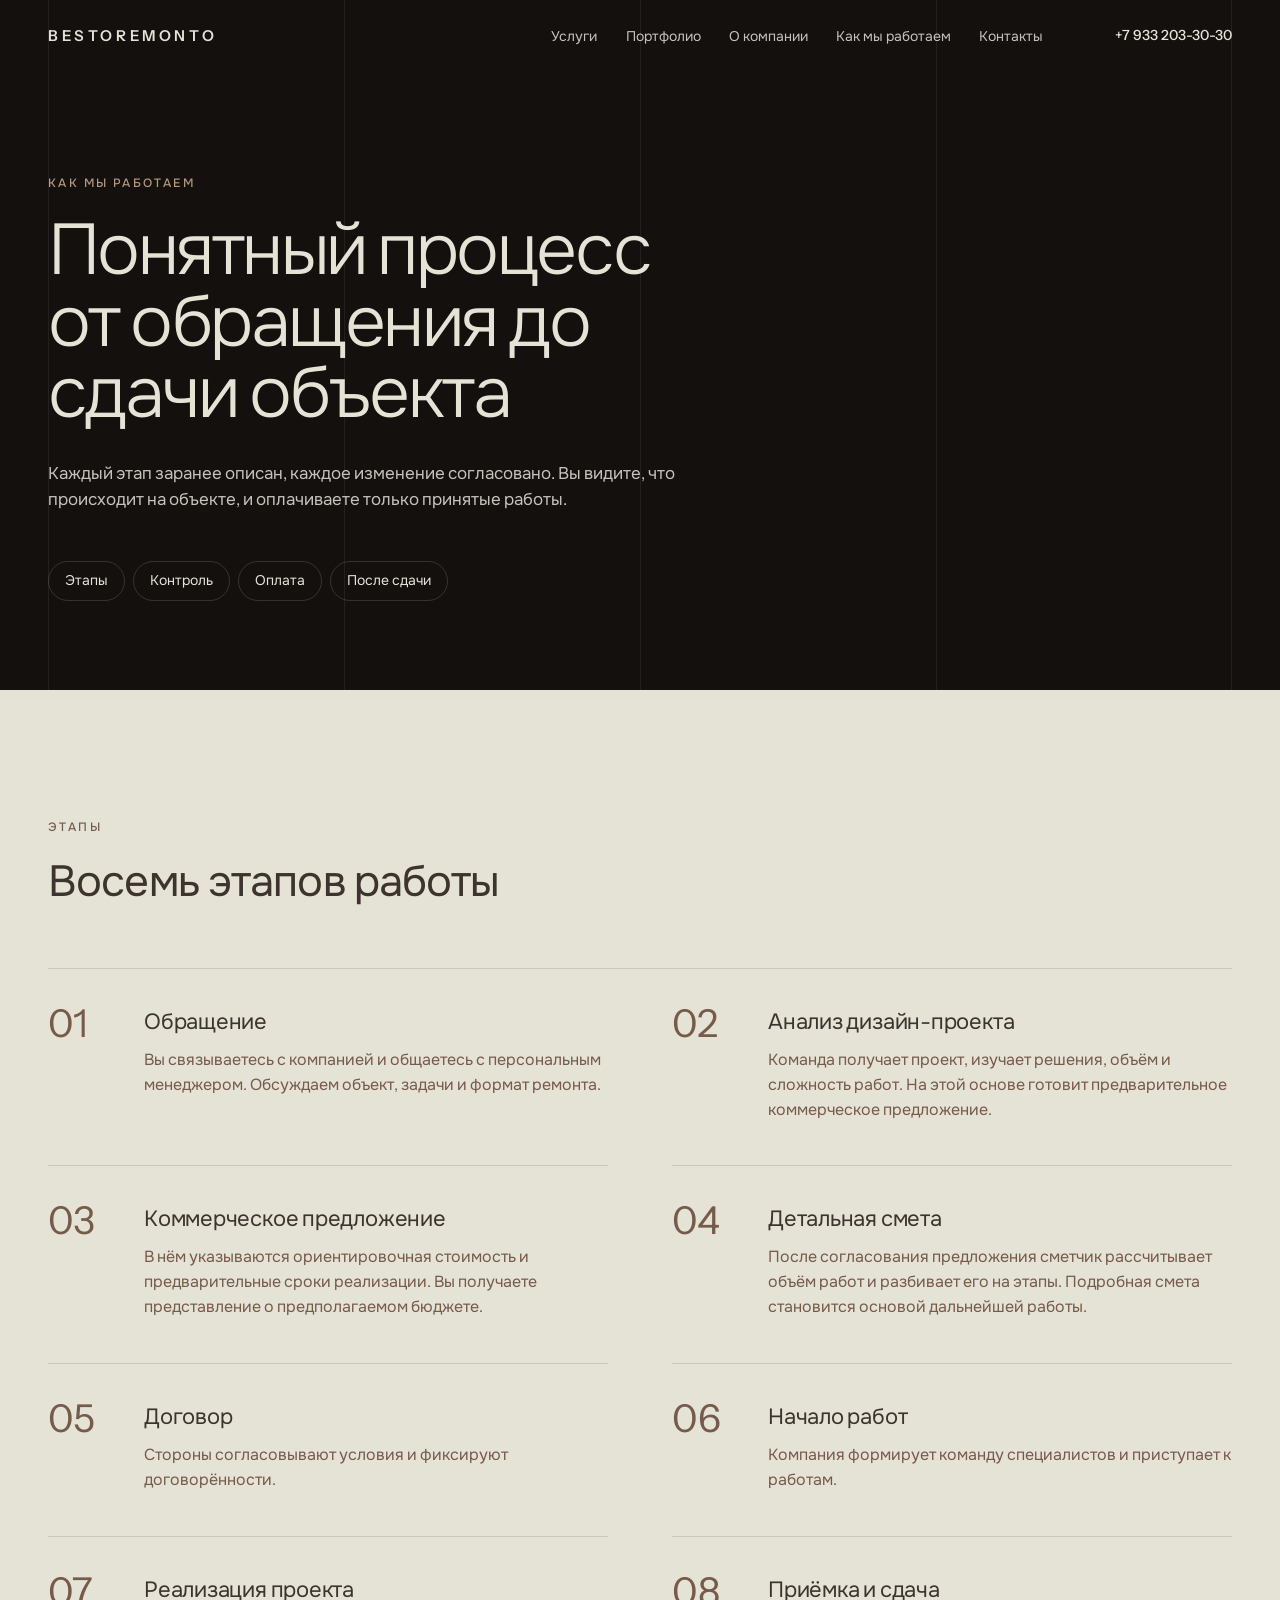
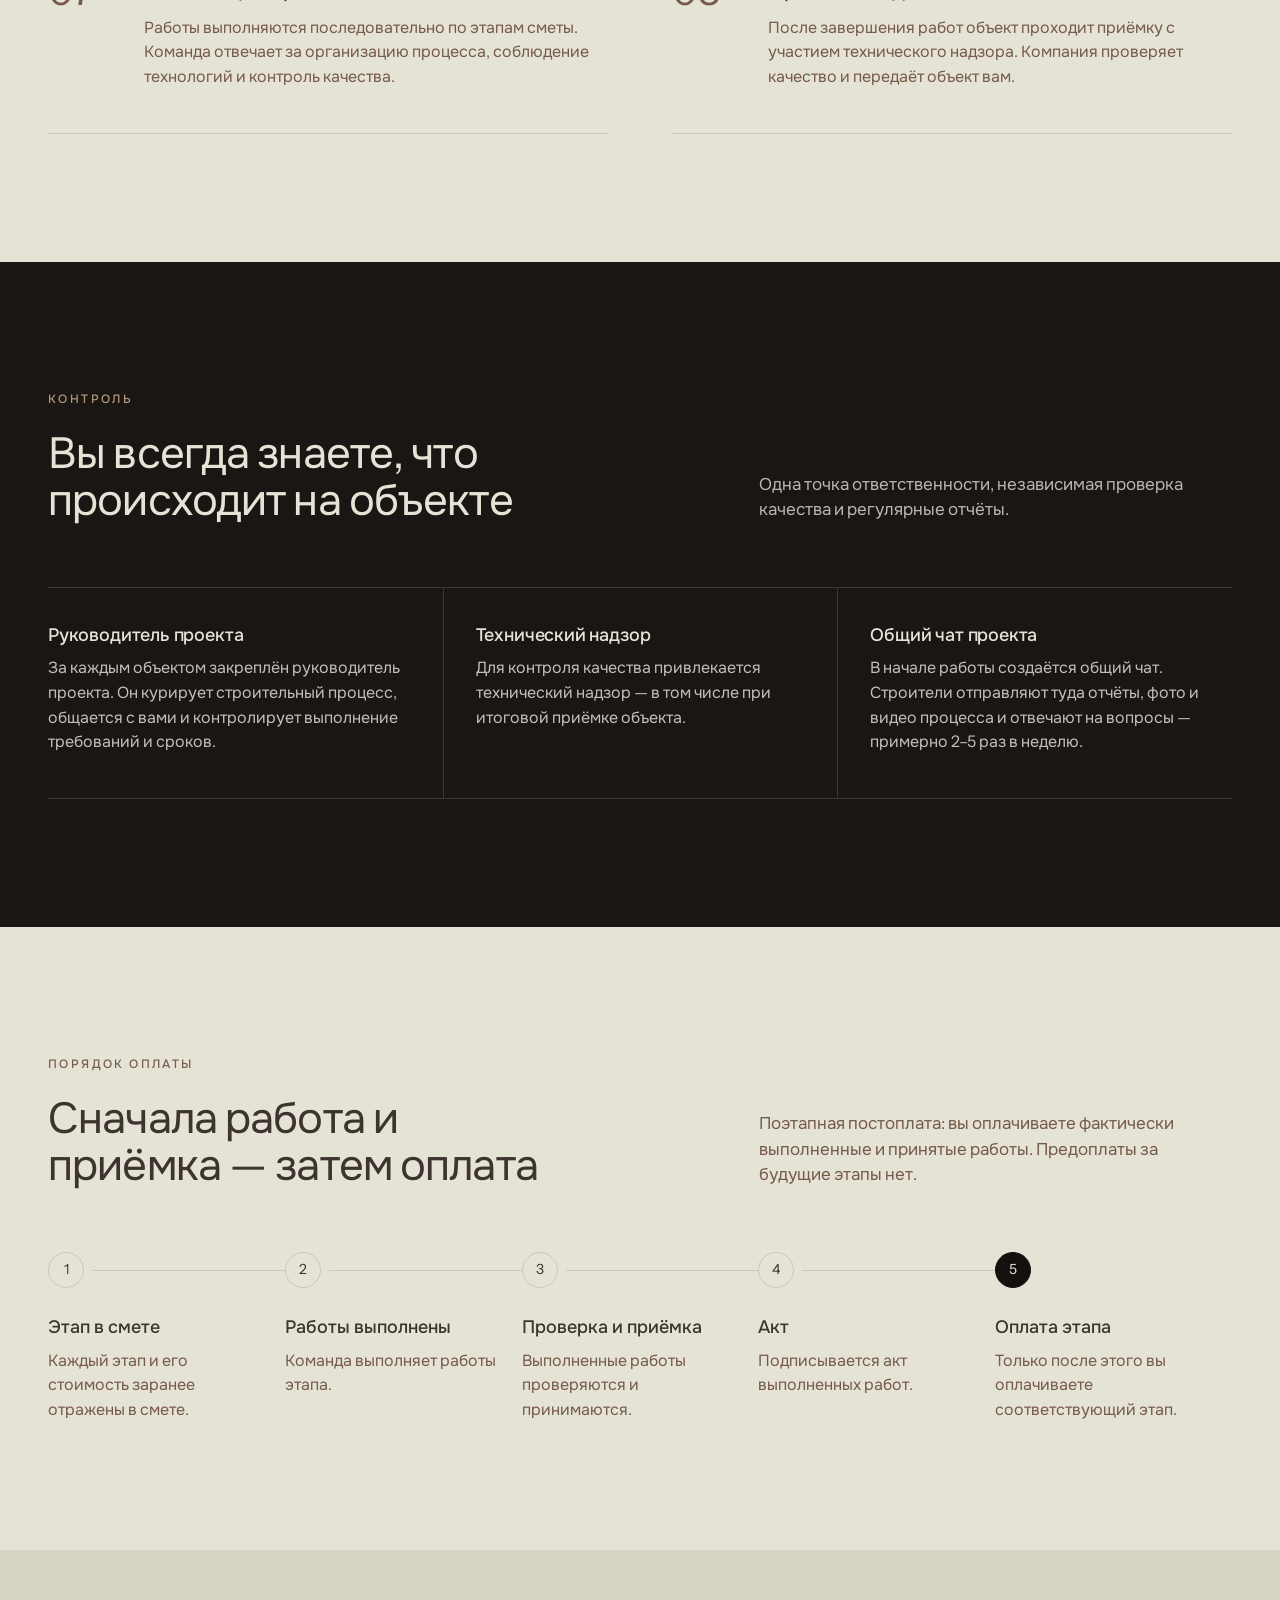
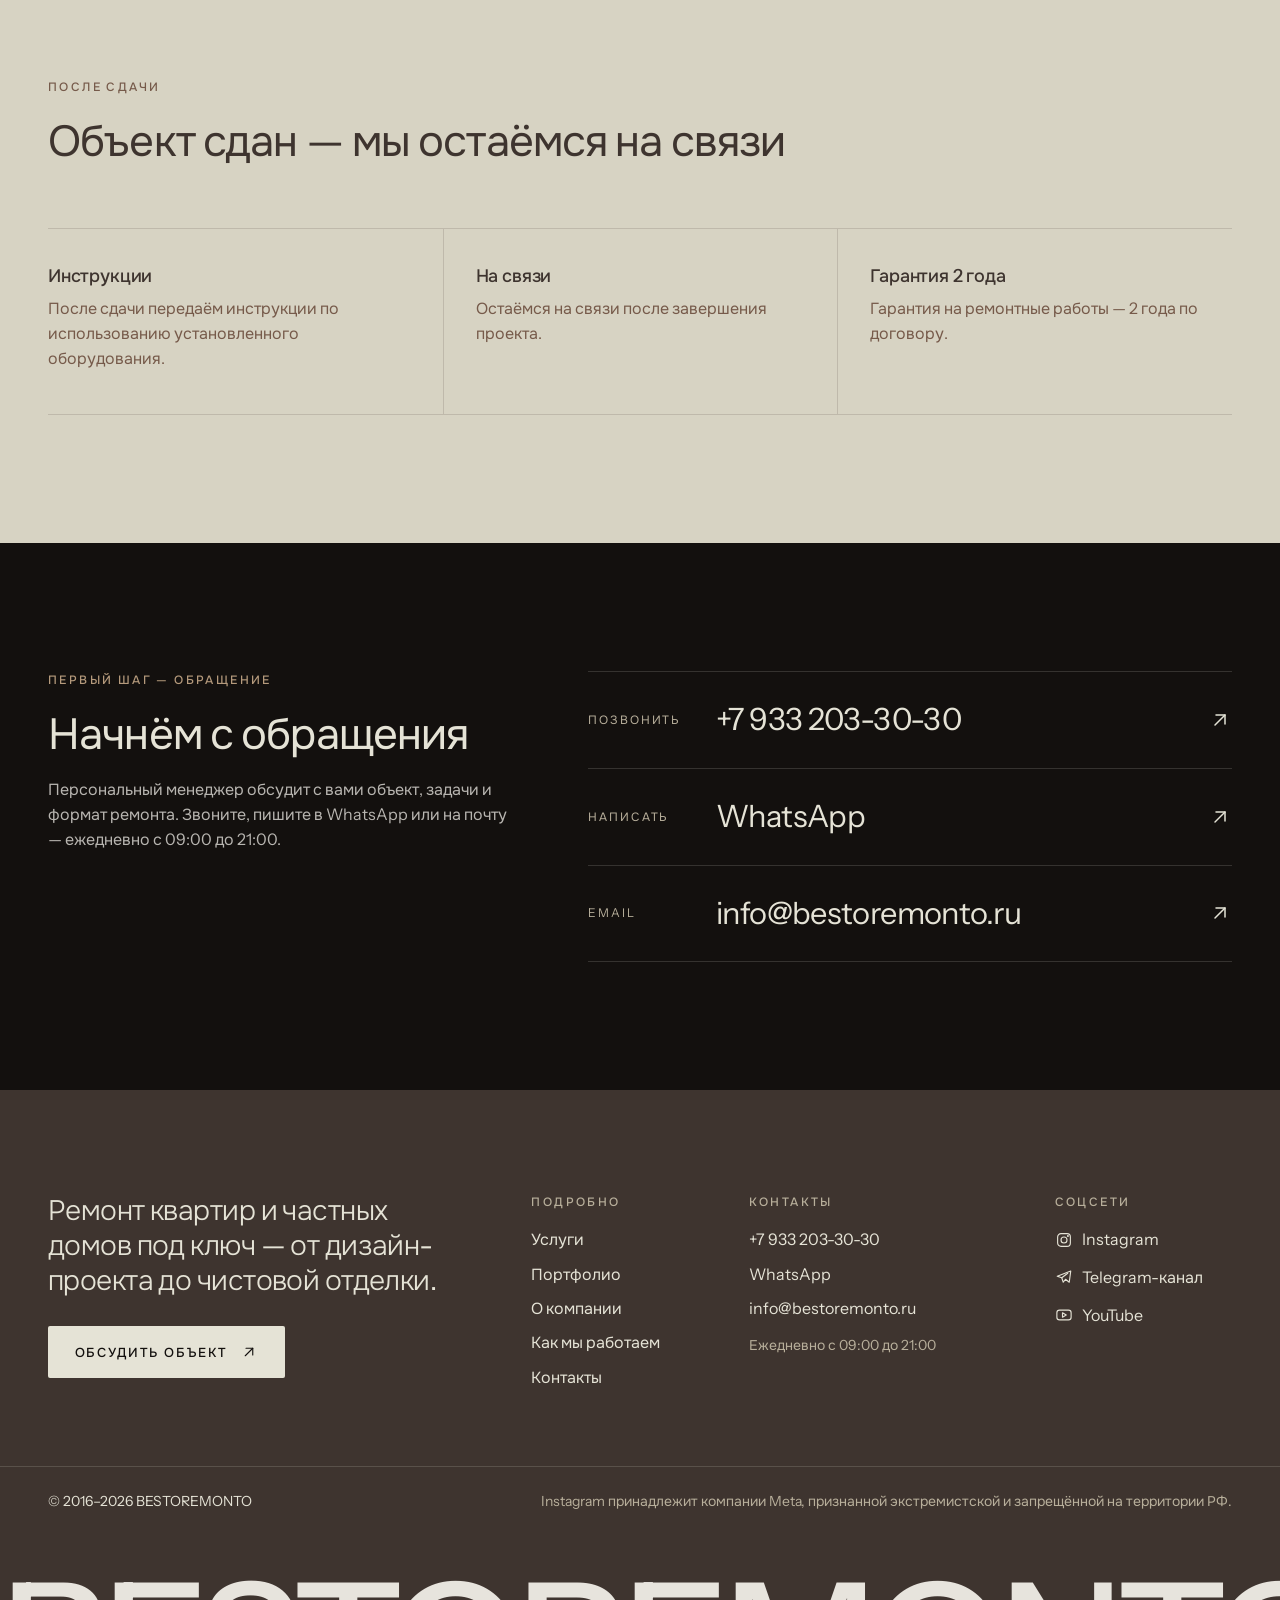
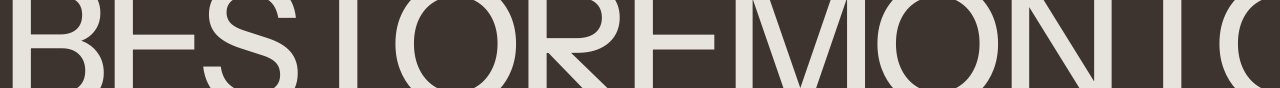
<file: kak-my-rabotaem/index.html>
<!doctype html>
<html lang="ru">
<head>
<meta charset="utf-8">
<meta name="viewport" content="width=device-width, initial-scale=1">
<title>Как мы работаем: этапы, контроль и оплата — BESTOREMONTO</title>
<meta name="description" content="Восемь этапов ремонта BESTOREMONTO: от обращения и детальной сметы до приёмки с техническим надзором. Руководитель проекта, отчёты в общем чате, поэтапная постоплата.">

<link rel="canonical" href="https://bestoremonto.ru/kak-my-rabotaem/">
<meta property="og:type" content="website">
<meta property="og:site_name" content="BESTOREMONTO">
<meta property="og:title" content="Как мы работаем: этапы, контроль и оплата — BESTOREMONTO">
<meta property="og:description" content="Восемь этапов ремонта BESTOREMONTO: от обращения и детальной сметы до приёмки с техническим надзором. Руководитель проекта, отчёты в общем чате, поэтапная постоплата.">
<meta property="og:url" content="https://bestoremonto.ru/kak-my-rabotaem/">
<meta property="og:locale" content="ru_RU">
<meta name="theme-color" content="#0c0d0b">
<link rel="icon" href="/static/img/favicon.svg" type="image/svg+xml">
<link rel="preconnect" href="https://fonts.googleapis.com">
<link rel="preconnect" href="https://fonts.gstatic.com" crossorigin>
<link rel="stylesheet" href="https://fonts.googleapis.com/css2?family=Instrument+Sans:wght@400;500;600;700&amp;family=Onest:wght@400;500;600;700&amp;display=swap">
<link rel="stylesheet" href="/static/css/main.css?v=712331a9">
<script>document.documentElement.classList.add('js')</script>
<script src="/static/js/main.js?v=78c558a8" defer></script>


</head>
<body class="">

<a class="skip-link" href="#main">Перейти к содержанию</a>
<header class="site-header" data-header>
  <div class="header-inner">
    <a class="logo" href="/" aria-label="BESTOREMONTO — на главную">BESTOREMONTO</a>
    <nav class="main-nav" aria-label="Основная навигация"><ul><li><a href="/#work-we-do">Услуги</a></li><li><a href="/#recent-work">Портфолио</a></li><li><a href="/#about">О компании</a></li><li><a href="/#how-a-job-goes">Как мы работаем</a></li><li><a href="/#contacts">Контакты</a></li></ul></nav>
    <div class="header-actions">
      <a class="header-phone" href="tel:+79332033030">+7 933 203-30-30</a>
      <button class="menu-btn" type="button" aria-expanded="false" aria-controls="mobile-menu" data-menu-open>
        <span class="menu-btn-label">Меню</span><svg class="ico" viewBox="0 0 24 24" fill="none" stroke="currentColor" stroke-width="1.5" stroke-linecap="round" stroke-linejoin="round" aria-hidden="true" focusable="false"><path d="M3 8h18"/><path d="M3 16h18"/></svg>
      </button>
    </div>
  </div>
</header>
<div class="mobile-menu" id="mobile-menu" role="dialog" aria-modal="true" aria-label="Меню" hidden data-menu>
  <div class="mm-top">
    <a class="logo" href="/">BESTOREMONTO</a>
    <button class="menu-btn" type="button" data-menu-close aria-label="Закрыть меню"><svg class="ico" viewBox="0 0 24 24" fill="none" stroke="currentColor" stroke-width="1.5" stroke-linecap="round" stroke-linejoin="round" aria-hidden="true" focusable="false"><path d="M5 5l14 14"/><path d="M19 5 5 19"/></svg></button>
  </div>
  <nav aria-label="Мобильная навигация"><ul class="mm-links"><li><a href="/#work-we-do"><span class="mm-n">01</span>Услуги</a></li><li><a href="/#recent-work"><span class="mm-n">02</span>Портфолио</a></li><li><a href="/#about"><span class="mm-n">03</span>О компании</a></li><li><a href="/#how-a-job-goes"><span class="mm-n">04</span>Как мы работаем</a></li><li><a href="/#contacts"><span class="mm-n">05</span>Контакты</a></li></ul></nav>
  <div class="mm-contacts">
    <a href="tel:+79332033030">+7 933 203-30-30</a>
    <a href="https://wa.me/79332033030" target="_blank" rel="noopener">WhatsApp</a>
    <a href="mailto:info@bestoremonto.ru">info@bestoremonto.ru</a>
    <p>Ежедневно с 09:00 до 21:00</p>
  </div>
</div>
<main id="main" tabindex="-1">

<section class="page-hero">
  <div class="gridlines" aria-hidden="true"><span></span><span></span><span></span><span></span></div>
  <div class="container page-hero-inner">
    
    <p class="eyebrow reveal">Как мы работаем</p>
    <h1 class="page-title reveal">Понятный процесс от обращения до сдачи объекта</h1>
    <p class="page-hero-lead">Каждый этап заранее описан, каждое изменение согласовано. Вы видите, что происходит на объекте, и оплачиваете только принятые работы.</p>
    <nav class="page-toc" aria-label="Разделы страницы"><ul><li><a href="#stages">Этапы</a></li><li><a href="#control">Контроль</a></li><li><a href="#payment">Оплата</a></li><li><a href="#after">После сдачи</a></li></ul></nav>
  </div>
</section>

<section class="section section-light" id="stages" aria-labelledby="stages-title">
  <div class="container">
    <div class="section-head"><p class="eyebrow">Этапы</p><h2 class="h2" id="stages-title">Восемь этапов работы</h2></div>
    <ol class="stages"><li class="stage reveal"><span class="stage-n">01</span><div><h3 class="stage-title">Обращение</h3><p>Вы связываетесь с компанией и общаетесь с персональным менеджером. Обсуждаем объект, задачи и формат ремонта.</p></div></li><li class="stage reveal"><span class="stage-n">02</span><div><h3 class="stage-title">Анализ дизайн-проекта</h3><p>Команда получает проект, изучает решения, объём и сложность работ. На этой основе готовит предварительное коммерческое предложение.</p></div></li><li class="stage reveal"><span class="stage-n">03</span><div><h3 class="stage-title">Коммерческое предложение</h3><p>В нём указываются ориентировочная стоимость и предварительные сроки реализации. Вы получаете представление о предполагаемом бюджете.</p></div></li><li class="stage reveal"><span class="stage-n">04</span><div><h3 class="stage-title">Детальная смета</h3><p>После согласования предложения сметчик рассчитывает объём работ и разбивает его на этапы. Подробная смета становится основой дальнейшей работы.</p></div></li><li class="stage reveal"><span class="stage-n">05</span><div><h3 class="stage-title">Договор</h3><p>Стороны согласовывают условия и фиксируют договорённости.</p></div></li><li class="stage reveal"><span class="stage-n">06</span><div><h3 class="stage-title">Начало работ</h3><p>Компания формирует команду специалистов и приступает к работам.</p></div></li><li class="stage reveal"><span class="stage-n">07</span><div><h3 class="stage-title">Реализация проекта</h3><p>Работы выполняются последовательно по этапам сметы. Команда отвечает за организацию процесса, соблюдение технологий и контроль качества.</p></div></li><li class="stage reveal"><span class="stage-n">08</span><div><h3 class="stage-title">Приёмка и сдача</h3><p>После завершения работ объект проходит приёмку с участием технического надзора. Компания проверяет качество и передаёт объект вам.</p></div></li></ol>
  </div>
</section>

<section class="section section-dark" id="control" aria-labelledby="control-title">
  <div class="container">
    <div class="section-head section-head--split">
      <div><p class="eyebrow">Контроль</p><h2 class="h2" id="control-title">Вы всегда знаете, что происходит на объекте</h2></div>
      <p class="section-lead">Одна точка ответственности, независимая проверка качества и регулярные отчёты.</p>
    </div>
    <ul class="three-col"><li class="reveal"><h3 class="h4">Руководитель проекта</h3><p>За каждым объектом закреплён руководитель проекта. Он курирует строительный процесс, общается с вами и контролирует выполнение требований и сроков.</p></li><li class="reveal"><h3 class="h4">Технический надзор</h3><p>Для контроля качества привлекается технический надзор — в том числе при итоговой приёмке объекта.</p></li><li class="reveal"><h3 class="h4">Общий чат проекта</h3><p>В начале работы создаётся общий чат. Строители отправляют туда отчёты, фото и видео процесса и отвечают на вопросы — примерно 2–5 раз в неделю.</p></li></ul>
  </div>
</section>

<section class="section section-light" id="payment" aria-labelledby="payment-title">
  <div class="container">
    <div class="section-head section-head--split">
      <div><p class="eyebrow">Порядок оплаты</p><h2 class="h2" id="payment-title">Сначала работа и приёмка — затем оплата</h2></div>
      <p class="section-lead">Поэтапная постоплата: вы оплачиваете фактически выполненные и принятые работы. Предоплаты за будущие этапы нет.</p>
    </div>
    <ol class="pay-flow"><li class="pay-step reveal"><span class="pay-n">1</span><h3 class="pay-title">Этап в смете</h3><p>Каждый этап и его стоимость заранее отражены в смете.</p></li><li class="pay-step reveal"><span class="pay-n">2</span><h3 class="pay-title">Работы выполнены</h3><p>Команда выполняет работы этапа.</p></li><li class="pay-step reveal"><span class="pay-n">3</span><h3 class="pay-title">Проверка и приёмка</h3><p>Выполненные работы проверяются и принимаются.</p></li><li class="pay-step reveal"><span class="pay-n">4</span><h3 class="pay-title">Акт</h3><p>Подписывается акт выполненных работ.</p></li><li class="pay-step reveal"><span class="pay-n">5</span><h3 class="pay-title">Оплата этапа</h3><p>Только после этого вы оплачиваете соответствующий этап.</p></li></ol>
  </div>
</section>

<section class="section section-sunken" id="after" aria-labelledby="after-title">
  <div class="container">
    <div class="section-head"><p class="eyebrow">После сдачи</p><h2 class="h2" id="after-title">Объект сдан — мы остаёмся на связи</h2></div>
    <ul class="three-col three-col--light"><li class="reveal"><h3 class="h4">Инструкции</h3><p>После сдачи передаём инструкции по использованию установленного оборудования.</p></li><li class="reveal"><h3 class="h4">На связи</h3><p>Остаёмся на связи после завершения проекта.</p></li><li class="reveal"><h3 class="h4">Гарантия 2 года</h3><p>Гарантия на ремонтные работы — 2 года по договору.</p></li></ul>
  </div>
</section>

<section class="cta-block" id="contacts" aria-labelledby="cta-title">
  
  <div class="container cta-grid">
    <div>
      <p class="eyebrow">Первый шаг — обращение</p>
      <h2 class="h2" id="cta-title">Начнём с обращения</h2>
      <p class="cta-text">Персональный менеджер обсудит с вами объект, задачи и формат ремонта. Звоните, пишите в WhatsApp или на почту — ежедневно с 09:00 до 21:00.</p>
    </div>
    <ul class="cta-actions">
      <li><a class="cta-link" href="tel:+79332033030"><span class="cta-link-label">Позвонить</span><span class="cta-link-value">+7 933 203-30-30</span><svg class="ico" viewBox="0 0 24 24" fill="none" stroke="currentColor" stroke-width="1.5" stroke-linecap="round" stroke-linejoin="round" aria-hidden="true" focusable="false"><path d="M7 17 17 7"/><path d="M8 7h9v9"/></svg></a></li>
      <li><a class="cta-link" href="https://wa.me/79332033030" target="_blank" rel="noopener"><span class="cta-link-label">Написать</span><span class="cta-link-value">WhatsApp</span><svg class="ico" viewBox="0 0 24 24" fill="none" stroke="currentColor" stroke-width="1.5" stroke-linecap="round" stroke-linejoin="round" aria-hidden="true" focusable="false"><path d="M7 17 17 7"/><path d="M8 7h9v9"/></svg></a></li>
      <li><a class="cta-link" href="mailto:info@bestoremonto.ru"><span class="cta-link-label">Email</span><span class="cta-link-value">info@bestoremonto.ru</span><svg class="ico" viewBox="0 0 24 24" fill="none" stroke="currentColor" stroke-width="1.5" stroke-linecap="round" stroke-linejoin="round" aria-hidden="true" focusable="false"><path d="M7 17 17 7"/><path d="M8 7h9v9"/></svg></a></li>
    </ul>
  </div>
</section>

</main>
<footer class="site-footer">
  <div class="container footer-grid">
    <div class="footer-lead">
      <p class="footer-claim">Ремонт квартир и частных домов под ключ — от дизайн-проекта до чистовой отделки.</p>
      <a class="btn btn-light" href="/kontakty/">Обсудить объект <svg class="ico" viewBox="0 0 24 24" fill="none" stroke="currentColor" stroke-width="1.5" stroke-linecap="round" stroke-linejoin="round" aria-hidden="true" focusable="false"><path d="M7 17 17 7"/><path d="M8 7h9v9"/></svg></a>
    </div>
    <nav class="footer-col" aria-label="Разделы сайта">
      <h2 class="eyebrow">Подробно</h2>
      <ul><li><a href="/uslugi/">Услуги</a></li><li><a href="/portfolio/">Портфолио</a></li><li><a href="/o-kompanii/">О компании</a></li><li><a href="/kak-my-rabotaem/">Как мы работаем</a></li><li><a href="/kontakty/">Контакты</a></li></ul>
    </nav>
    <div class="footer-col">
      <h2 class="eyebrow">Контакты</h2>
      <ul>
        <li><a href="tel:+79332033030">+7 933 203-30-30</a></li>
        <li><a href="https://wa.me/79332033030" target="_blank" rel="noopener">WhatsApp</a></li>
        <li><a href="mailto:info@bestoremonto.ru">info@bestoremonto.ru</a></li>
      </ul>
      <p class="footer-muted">Ежедневно с 09:00 до 21:00</p>
      
    </div>
    <div class="footer-col">
      <h2 class="eyebrow">Соцсети</h2>
      <ul class="footer-social"><li><a href="https://www.instagram.com/bestoremonto.ru/" target="_blank" rel="noopener"><svg class="ico" viewBox="0 0 24 24" fill="none" stroke="currentColor" stroke-width="1.5" stroke-linecap="round" stroke-linejoin="round" aria-hidden="true" focusable="false"><rect x="3.5" y="3.5" width="17" height="17" rx="4.5"/><circle cx="12" cy="12" r="4"/><circle cx="17.2" cy="6.8" r=".6" fill="currentColor"/></svg><span>Instagram</span></a></li><li><a href="https://t.me/bestoremonto" target="_blank" rel="noopener"><svg class="ico" viewBox="0 0 24 24" fill="none" stroke="currentColor" stroke-width="1.5" stroke-linecap="round" stroke-linejoin="round" aria-hidden="true" focusable="false"><path d="M21 4 3 11l6 2 2 6 3-4 5 4z"/><path d="m9 13 8-6"/></svg><span>Telegram-канал</span></a></li><li><a href="https://youtube.com/@bestoremonto" target="_blank" rel="noopener"><svg class="ico" viewBox="0 0 24 24" fill="none" stroke="currentColor" stroke-width="1.5" stroke-linecap="round" stroke-linejoin="round" aria-hidden="true" focusable="false"><rect x="2.5" y="5.5" width="19" height="13" rx="3.5"/><path d="m10 9 5 3-5 3z"/></svg><span>YouTube</span></a></li></ul>
    </div>
  </div>
  <div class="container footer-bottom">
    <p>© 2016–2026 BESTOREMONTO</p>
    <p class="footer-muted">Instagram принадлежит компании Meta, признанной экстремистской и запрещённой на территории РФ.</p>
  </div>
  <p class="footer-wordmark" aria-hidden="true">BESTOREMONTO</p>
</footer>
</body>
</html>
</file>
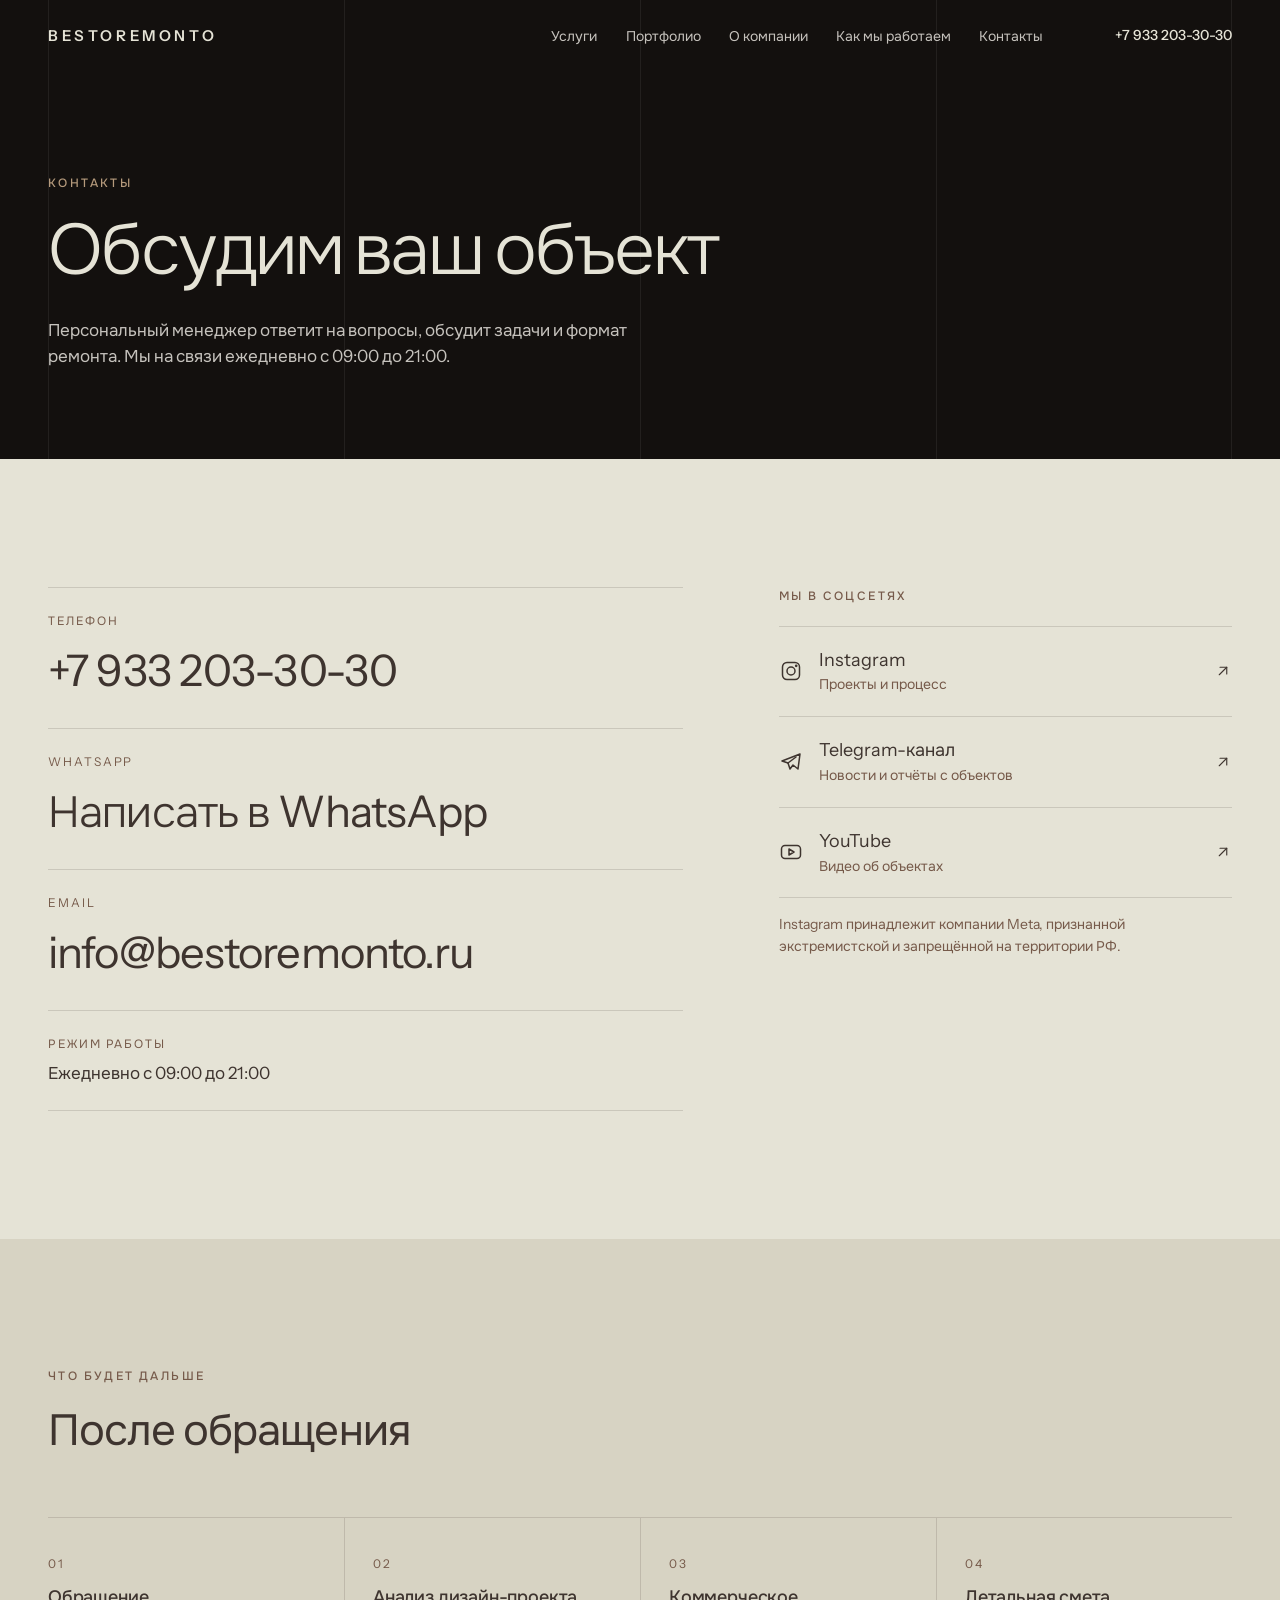
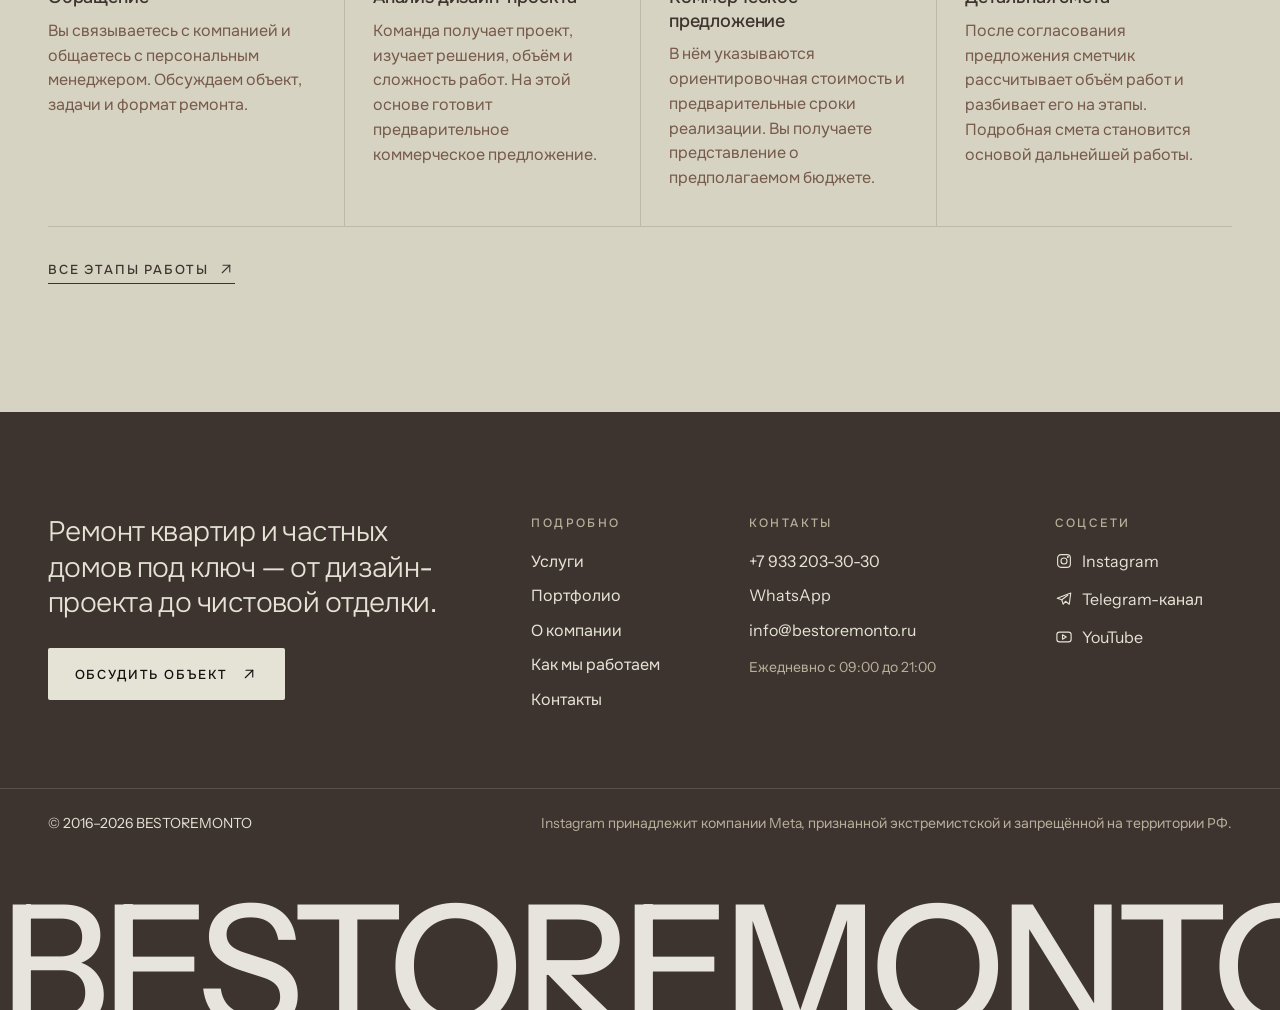
<file: kontakty/index.html>
<!doctype html>
<html lang="ru">
<head>
<meta charset="utf-8">
<meta name="viewport" content="width=device-width, initial-scale=1">
<title>Контакты — BESTOREMONTO</title>
<meta name="description" content="Свяжитесь с BESTOREMONTO: +7 933 203-30-30, WhatsApp, info@bestoremonto.ru. Ежедневно с 09:00 до 21:00.">

<link rel="canonical" href="https://bestoremonto.ru/kontakty/">
<meta property="og:type" content="website">
<meta property="og:site_name" content="BESTOREMONTO">
<meta property="og:title" content="Контакты — BESTOREMONTO">
<meta property="og:description" content="Свяжитесь с BESTOREMONTO: +7 933 203-30-30, WhatsApp, info@bestoremonto.ru. Ежедневно с 09:00 до 21:00.">
<meta property="og:url" content="https://bestoremonto.ru/kontakty/">
<meta property="og:locale" content="ru_RU">
<meta name="theme-color" content="#0c0d0b">
<link rel="icon" href="/static/img/favicon.svg" type="image/svg+xml">
<link rel="preconnect" href="https://fonts.googleapis.com">
<link rel="preconnect" href="https://fonts.gstatic.com" crossorigin>
<link rel="stylesheet" href="https://fonts.googleapis.com/css2?family=Instrument+Sans:wght@400;500;600;700&amp;family=Onest:wght@400;500;600;700&amp;display=swap">
<link rel="stylesheet" href="/static/css/main.css?v=712331a9">
<script>document.documentElement.classList.add('js')</script>
<script src="/static/js/main.js?v=78c558a8" defer></script>


</head>
<body class="">

<a class="skip-link" href="#main">Перейти к содержанию</a>
<header class="site-header" data-header>
  <div class="header-inner">
    <a class="logo" href="/" aria-label="BESTOREMONTO — на главную">BESTOREMONTO</a>
    <nav class="main-nav" aria-label="Основная навигация"><ul><li><a href="/#work-we-do">Услуги</a></li><li><a href="/#recent-work">Портфолио</a></li><li><a href="/#about">О компании</a></li><li><a href="/#how-a-job-goes">Как мы работаем</a></li><li><a href="/#contacts">Контакты</a></li></ul></nav>
    <div class="header-actions">
      <a class="header-phone" href="tel:+79332033030">+7 933 203-30-30</a>
      <button class="menu-btn" type="button" aria-expanded="false" aria-controls="mobile-menu" data-menu-open>
        <span class="menu-btn-label">Меню</span><svg class="ico" viewBox="0 0 24 24" fill="none" stroke="currentColor" stroke-width="1.5" stroke-linecap="round" stroke-linejoin="round" aria-hidden="true" focusable="false"><path d="M3 8h18"/><path d="M3 16h18"/></svg>
      </button>
    </div>
  </div>
</header>
<div class="mobile-menu" id="mobile-menu" role="dialog" aria-modal="true" aria-label="Меню" hidden data-menu>
  <div class="mm-top">
    <a class="logo" href="/">BESTOREMONTO</a>
    <button class="menu-btn" type="button" data-menu-close aria-label="Закрыть меню"><svg class="ico" viewBox="0 0 24 24" fill="none" stroke="currentColor" stroke-width="1.5" stroke-linecap="round" stroke-linejoin="round" aria-hidden="true" focusable="false"><path d="M5 5l14 14"/><path d="M19 5 5 19"/></svg></button>
  </div>
  <nav aria-label="Мобильная навигация"><ul class="mm-links"><li><a href="/#work-we-do"><span class="mm-n">01</span>Услуги</a></li><li><a href="/#recent-work"><span class="mm-n">02</span>Портфолио</a></li><li><a href="/#about"><span class="mm-n">03</span>О компании</a></li><li><a href="/#how-a-job-goes"><span class="mm-n">04</span>Как мы работаем</a></li><li><a href="/#contacts"><span class="mm-n">05</span>Контакты</a></li></ul></nav>
  <div class="mm-contacts">
    <a href="tel:+79332033030">+7 933 203-30-30</a>
    <a href="https://wa.me/79332033030" target="_blank" rel="noopener">WhatsApp</a>
    <a href="mailto:info@bestoremonto.ru">info@bestoremonto.ru</a>
    <p>Ежедневно с 09:00 до 21:00</p>
  </div>
</div>
<main id="main" tabindex="-1">

<section class="page-hero">
  <div class="gridlines" aria-hidden="true"><span></span><span></span><span></span><span></span></div>
  <div class="container page-hero-inner">
    
    <p class="eyebrow reveal">Контакты</p>
    <h1 class="page-title reveal">Обсудим ваш объект</h1>
    <p class="page-hero-lead">Персональный менеджер ответит на вопросы, обсудит задачи и формат ремонта. Мы на связи ежедневно с 09:00 до 21:00.</p>
    
  </div>
</section>

<section class="section section-light" aria-labelledby="contacts-title">
  <div class="container contacts-grid">
    <div>
      <h2 class="visually-hidden" id="contacts-title">Способы связи</h2>
      <dl class="contact-list">
        <div class="contact-item"><dt>Телефон</dt><dd><a class="contact-big" href="tel:+79332033030">+7 933 203-30-30</a></dd></div>
        <div class="contact-item"><dt>WhatsApp</dt><dd><a class="contact-big" href="https://wa.me/79332033030" target="_blank" rel="noopener">Написать в WhatsApp</a></dd></div>
        <div class="contact-item"><dt>Email</dt><dd><a class="contact-big" href="mailto:info@bestoremonto.ru">info@bestoremonto.ru</a></dd></div>
        <div class="contact-item"><dt>Режим работы</dt><dd>Ежедневно с 09:00 до 21:00</dd></div>
        
      </dl>
    </div>
    <div>
      <h2 class="eyebrow">Мы в соцсетях</h2>
      <ul class="social-list"><li><a class="social-row" href="https://www.instagram.com/bestoremonto.ru/" target="_blank" rel="noopener"><svg class="ico" viewBox="0 0 24 24" fill="none" stroke="currentColor" stroke-width="1.5" stroke-linecap="round" stroke-linejoin="round" aria-hidden="true" focusable="false"><rect x="3.5" y="3.5" width="17" height="17" rx="4.5"/><circle cx="12" cy="12" r="4"/><circle cx="17.2" cy="6.8" r=".6" fill="currentColor"/></svg><span class="social-name">Instagram</span><span class="social-note">Проекты и процесс</span><svg class="ico" viewBox="0 0 24 24" fill="none" stroke="currentColor" stroke-width="1.5" stroke-linecap="round" stroke-linejoin="round" aria-hidden="true" focusable="false"><path d="M7 17 17 7"/><path d="M8 7h9v9"/></svg></a></li><li><a class="social-row" href="https://t.me/bestoremonto" target="_blank" rel="noopener"><svg class="ico" viewBox="0 0 24 24" fill="none" stroke="currentColor" stroke-width="1.5" stroke-linecap="round" stroke-linejoin="round" aria-hidden="true" focusable="false"><path d="M21 4 3 11l6 2 2 6 3-4 5 4z"/><path d="m9 13 8-6"/></svg><span class="social-name">Telegram-канал</span><span class="social-note">Новости и отчёты с объектов</span><svg class="ico" viewBox="0 0 24 24" fill="none" stroke="currentColor" stroke-width="1.5" stroke-linecap="round" stroke-linejoin="round" aria-hidden="true" focusable="false"><path d="M7 17 17 7"/><path d="M8 7h9v9"/></svg></a></li><li><a class="social-row" href="https://youtube.com/@bestoremonto" target="_blank" rel="noopener"><svg class="ico" viewBox="0 0 24 24" fill="none" stroke="currentColor" stroke-width="1.5" stroke-linecap="round" stroke-linejoin="round" aria-hidden="true" focusable="false"><rect x="2.5" y="5.5" width="19" height="13" rx="3.5"/><path d="m10 9 5 3-5 3z"/></svg><span class="social-name">YouTube</span><span class="social-note">Видео об объектах</span><svg class="ico" viewBox="0 0 24 24" fill="none" stroke="currentColor" stroke-width="1.5" stroke-linecap="round" stroke-linejoin="round" aria-hidden="true" focusable="false"><path d="M7 17 17 7"/><path d="M8 7h9v9"/></svg></a></li></ul>
      <p class="footer-muted small">Instagram принадлежит компании Meta, признанной экстремистской и запрещённой на территории РФ.</p>
      
    </div>
  </div>
</section>

<section class="section section-sunken" aria-labelledby="next-title">
  <div class="container">
    <div class="section-head"><p class="eyebrow">Что будет дальше</p><h2 class="h2" id="next-title">После обращения</h2></div>
    <ol class="next-steps">
      <li class="reveal"><span class="stage-n">01</span><h3 class="h4">Обращение</h3><p>Вы связываетесь с компанией и общаетесь с персональным менеджером. Обсуждаем объект, задачи и формат ремонта.</p></li><li class="reveal"><span class="stage-n">02</span><h3 class="h4">Анализ дизайн-проекта</h3><p>Команда получает проект, изучает решения, объём и сложность работ. На этой основе готовит предварительное коммерческое предложение.</p></li><li class="reveal"><span class="stage-n">03</span><h3 class="h4">Коммерческое предложение</h3><p>В нём указываются ориентировочная стоимость и предварительные сроки реализации. Вы получаете представление о предполагаемом бюджете.</p></li><li class="reveal"><span class="stage-n">04</span><h3 class="h4">Детальная смета</h3><p>После согласования предложения сметчик рассчитывает объём работ и разбивает его на этапы. Подробная смета становится основой дальнейшей работы.</p></li>
    </ol>
    <a class="text-link" href="/kak-my-rabotaem/">Все этапы работы <svg class="ico" viewBox="0 0 24 24" fill="none" stroke="currentColor" stroke-width="1.5" stroke-linecap="round" stroke-linejoin="round" aria-hidden="true" focusable="false"><path d="M7 17 17 7"/><path d="M8 7h9v9"/></svg></a>
  </div>
</section>



</main>
<footer class="site-footer">
  <div class="container footer-grid">
    <div class="footer-lead">
      <p class="footer-claim">Ремонт квартир и частных домов под ключ — от дизайн-проекта до чистовой отделки.</p>
      <a class="btn btn-light" href="/kontakty/">Обсудить объект <svg class="ico" viewBox="0 0 24 24" fill="none" stroke="currentColor" stroke-width="1.5" stroke-linecap="round" stroke-linejoin="round" aria-hidden="true" focusable="false"><path d="M7 17 17 7"/><path d="M8 7h9v9"/></svg></a>
    </div>
    <nav class="footer-col" aria-label="Разделы сайта">
      <h2 class="eyebrow">Подробно</h2>
      <ul><li><a href="/uslugi/">Услуги</a></li><li><a href="/portfolio/">Портфолио</a></li><li><a href="/o-kompanii/">О компании</a></li><li><a href="/kak-my-rabotaem/">Как мы работаем</a></li><li><a href="/kontakty/">Контакты</a></li></ul>
    </nav>
    <div class="footer-col">
      <h2 class="eyebrow">Контакты</h2>
      <ul>
        <li><a href="tel:+79332033030">+7 933 203-30-30</a></li>
        <li><a href="https://wa.me/79332033030" target="_blank" rel="noopener">WhatsApp</a></li>
        <li><a href="mailto:info@bestoremonto.ru">info@bestoremonto.ru</a></li>
      </ul>
      <p class="footer-muted">Ежедневно с 09:00 до 21:00</p>
      
    </div>
    <div class="footer-col">
      <h2 class="eyebrow">Соцсети</h2>
      <ul class="footer-social"><li><a href="https://www.instagram.com/bestoremonto.ru/" target="_blank" rel="noopener"><svg class="ico" viewBox="0 0 24 24" fill="none" stroke="currentColor" stroke-width="1.5" stroke-linecap="round" stroke-linejoin="round" aria-hidden="true" focusable="false"><rect x="3.5" y="3.5" width="17" height="17" rx="4.5"/><circle cx="12" cy="12" r="4"/><circle cx="17.2" cy="6.8" r=".6" fill="currentColor"/></svg><span>Instagram</span></a></li><li><a href="https://t.me/bestoremonto" target="_blank" rel="noopener"><svg class="ico" viewBox="0 0 24 24" fill="none" stroke="currentColor" stroke-width="1.5" stroke-linecap="round" stroke-linejoin="round" aria-hidden="true" focusable="false"><path d="M21 4 3 11l6 2 2 6 3-4 5 4z"/><path d="m9 13 8-6"/></svg><span>Telegram-канал</span></a></li><li><a href="https://youtube.com/@bestoremonto" target="_blank" rel="noopener"><svg class="ico" viewBox="0 0 24 24" fill="none" stroke="currentColor" stroke-width="1.5" stroke-linecap="round" stroke-linejoin="round" aria-hidden="true" focusable="false"><rect x="2.5" y="5.5" width="19" height="13" rx="3.5"/><path d="m10 9 5 3-5 3z"/></svg><span>YouTube</span></a></li></ul>
    </div>
  </div>
  <div class="container footer-bottom">
    <p>© 2016–2026 BESTOREMONTO</p>
    <p class="footer-muted">Instagram принадлежит компании Meta, признанной экстремистской и запрещённой на территории РФ.</p>
  </div>
  <p class="footer-wordmark" aria-hidden="true">BESTOREMONTO</p>
</footer>
</body>
</html>
</file>
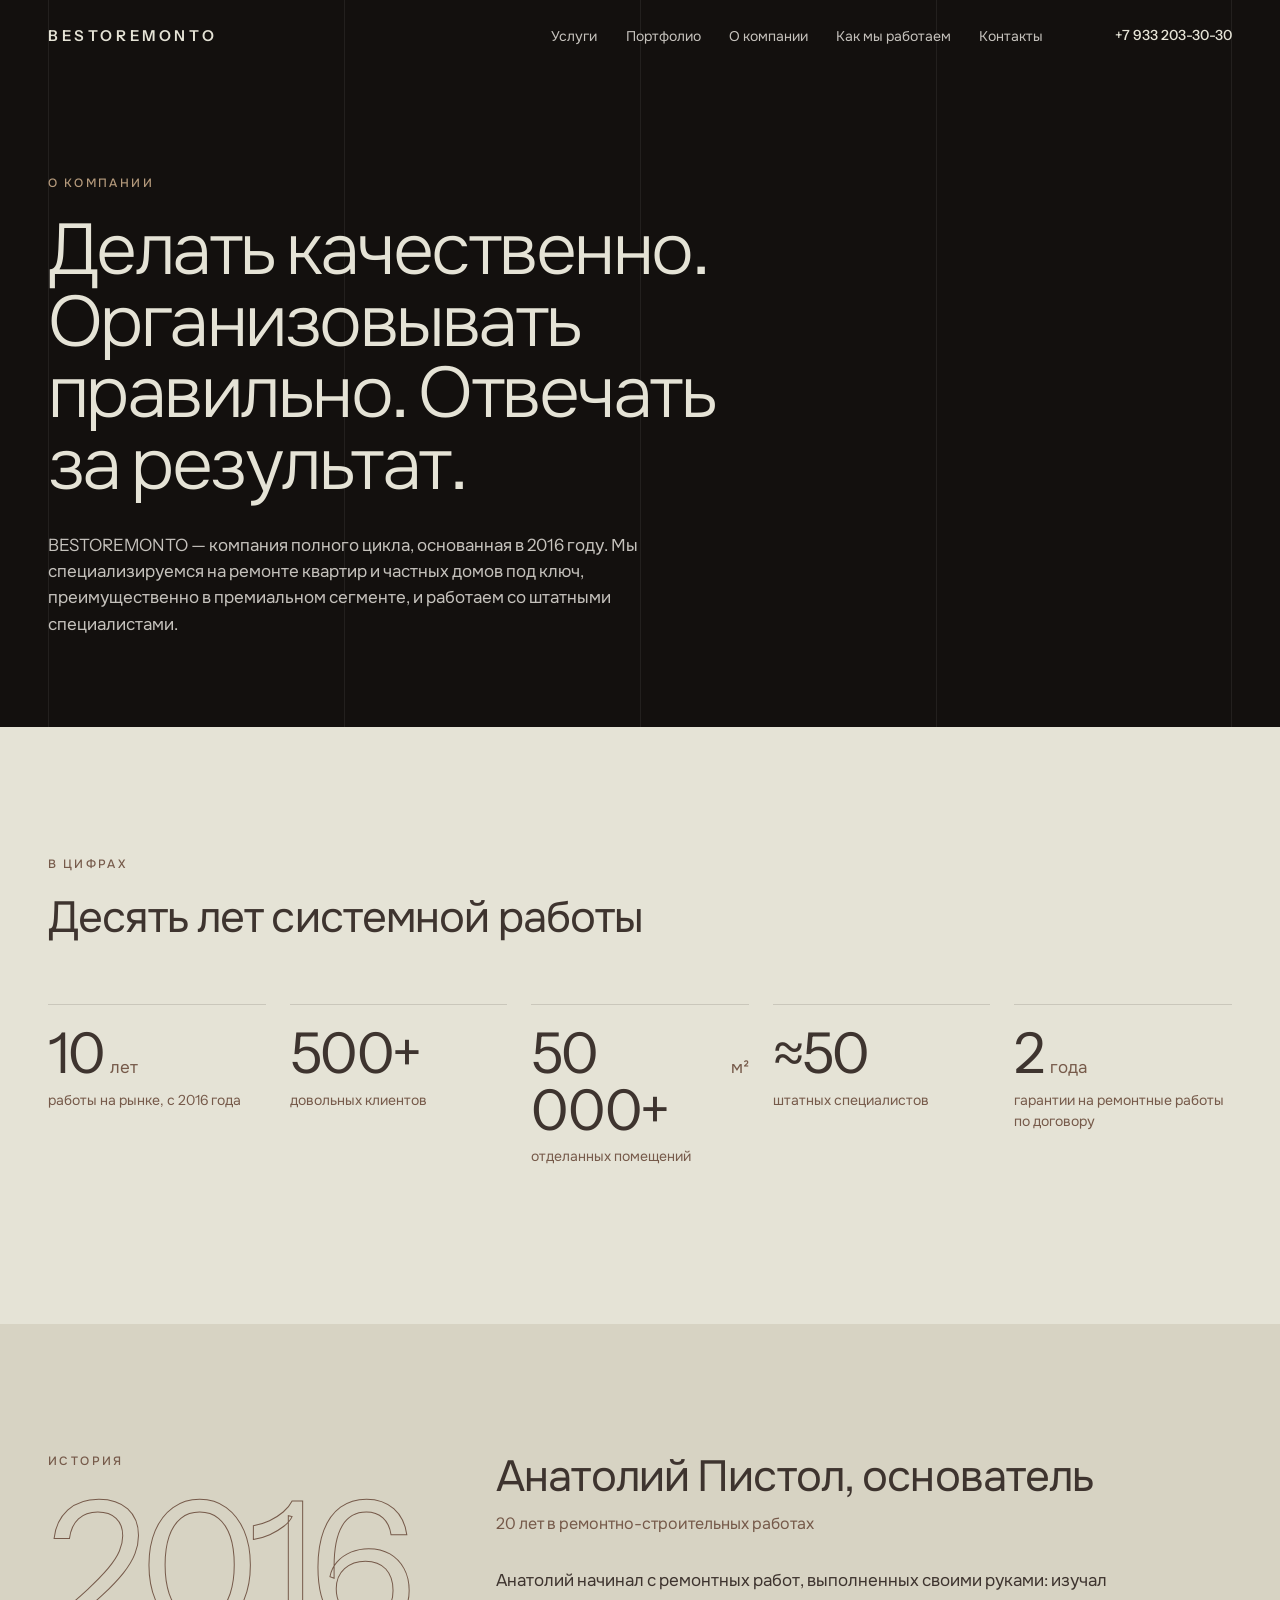
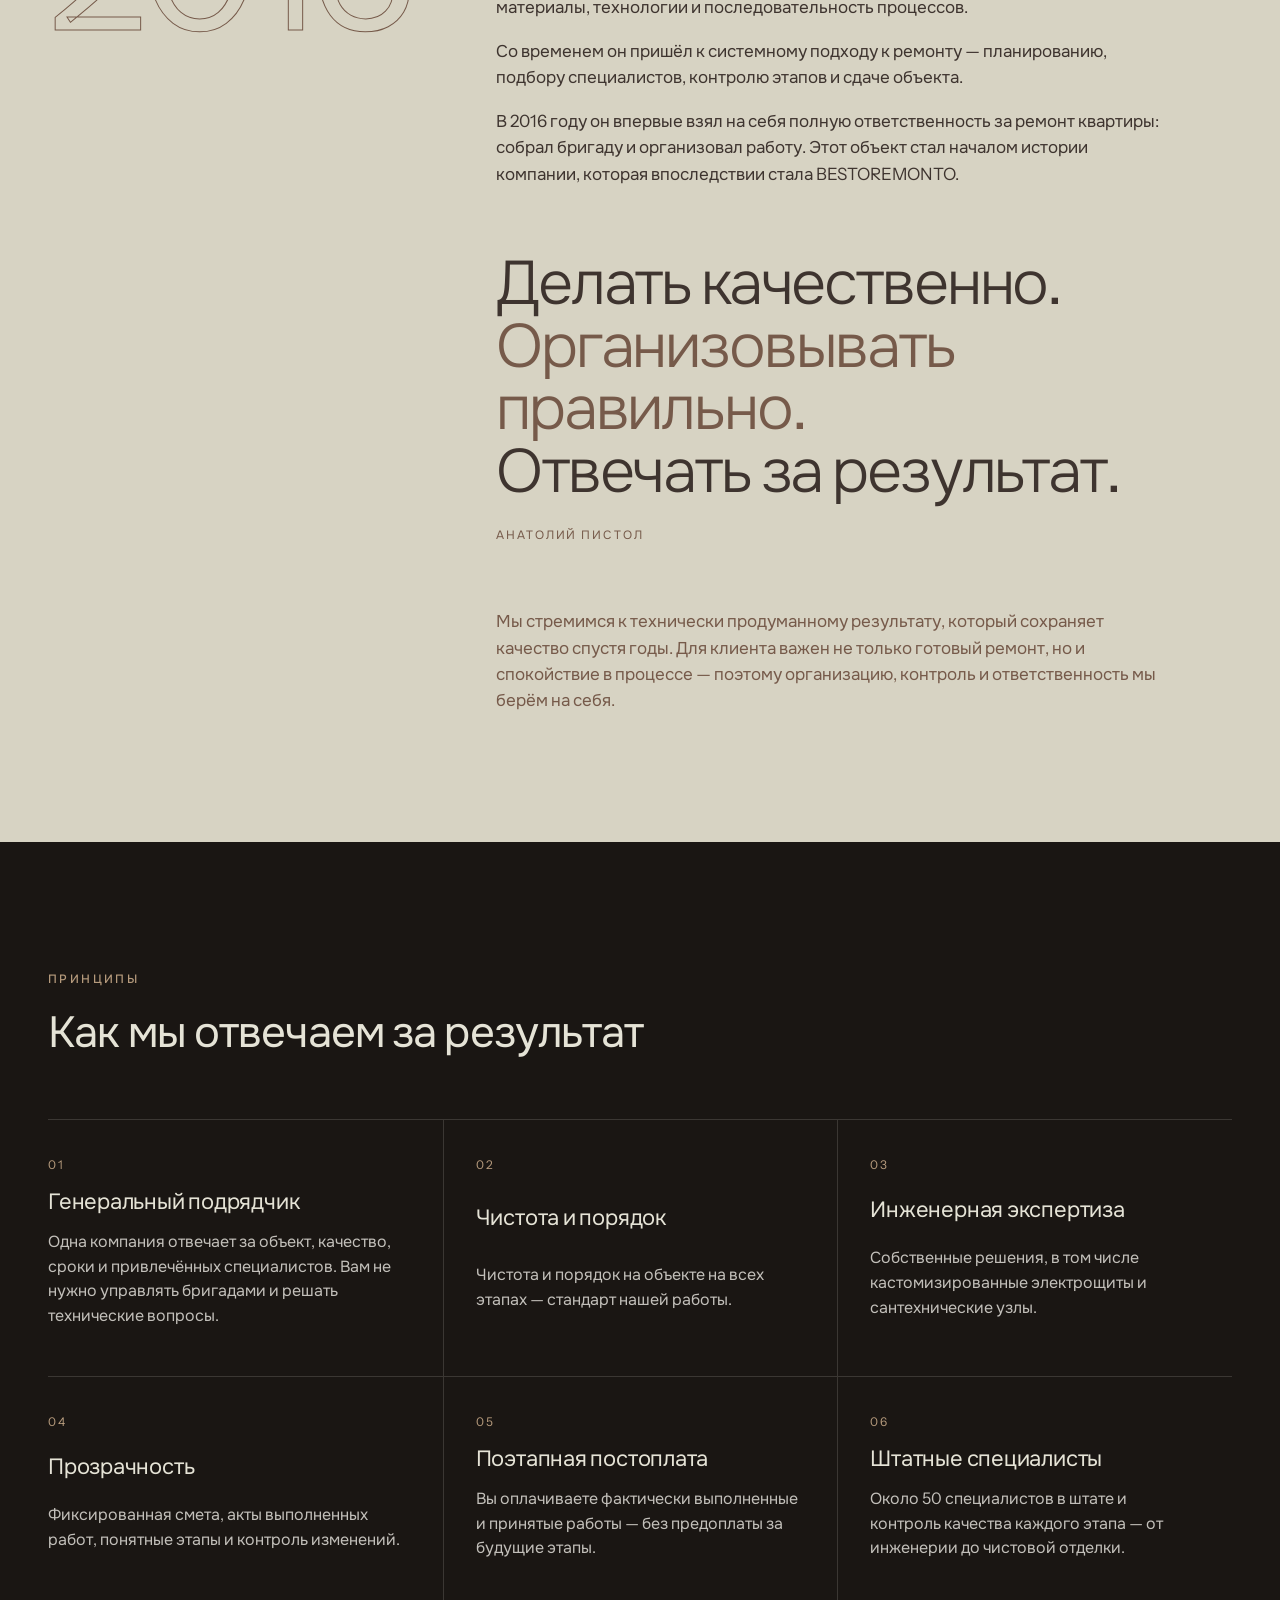
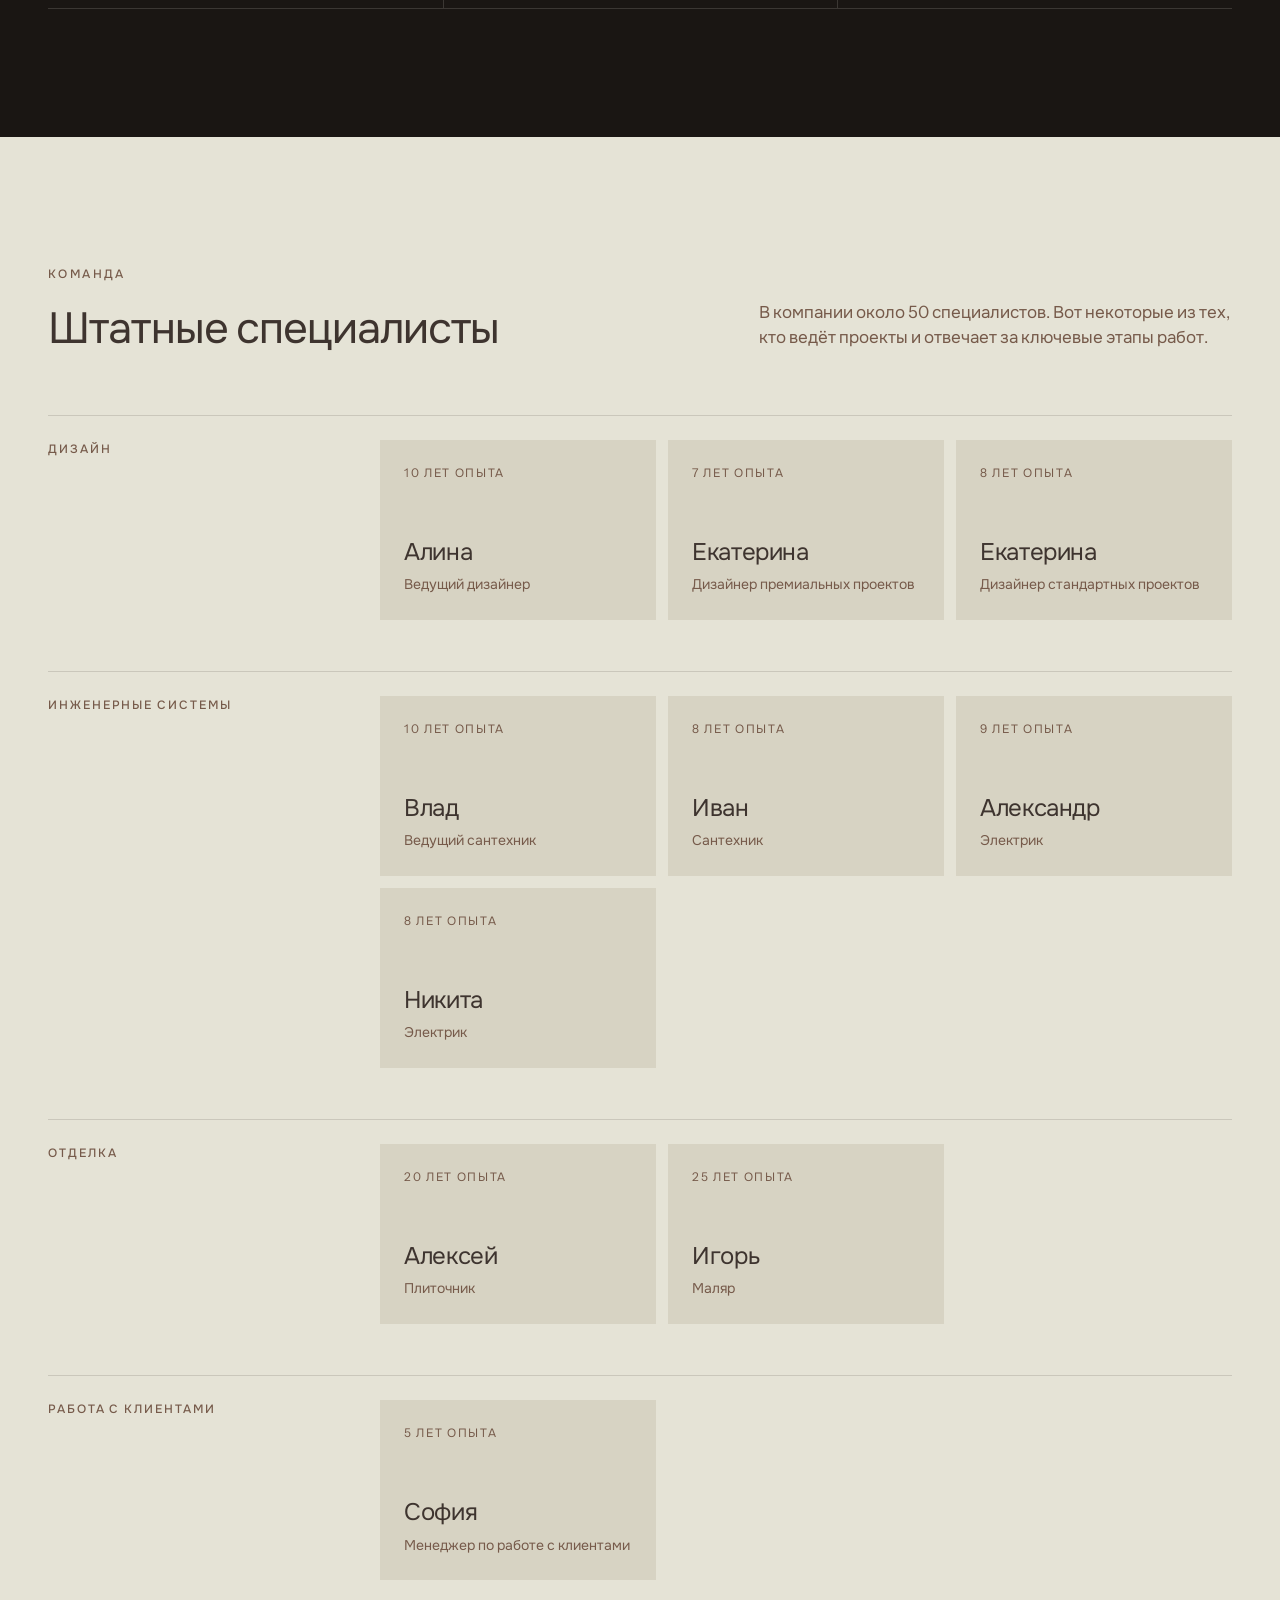
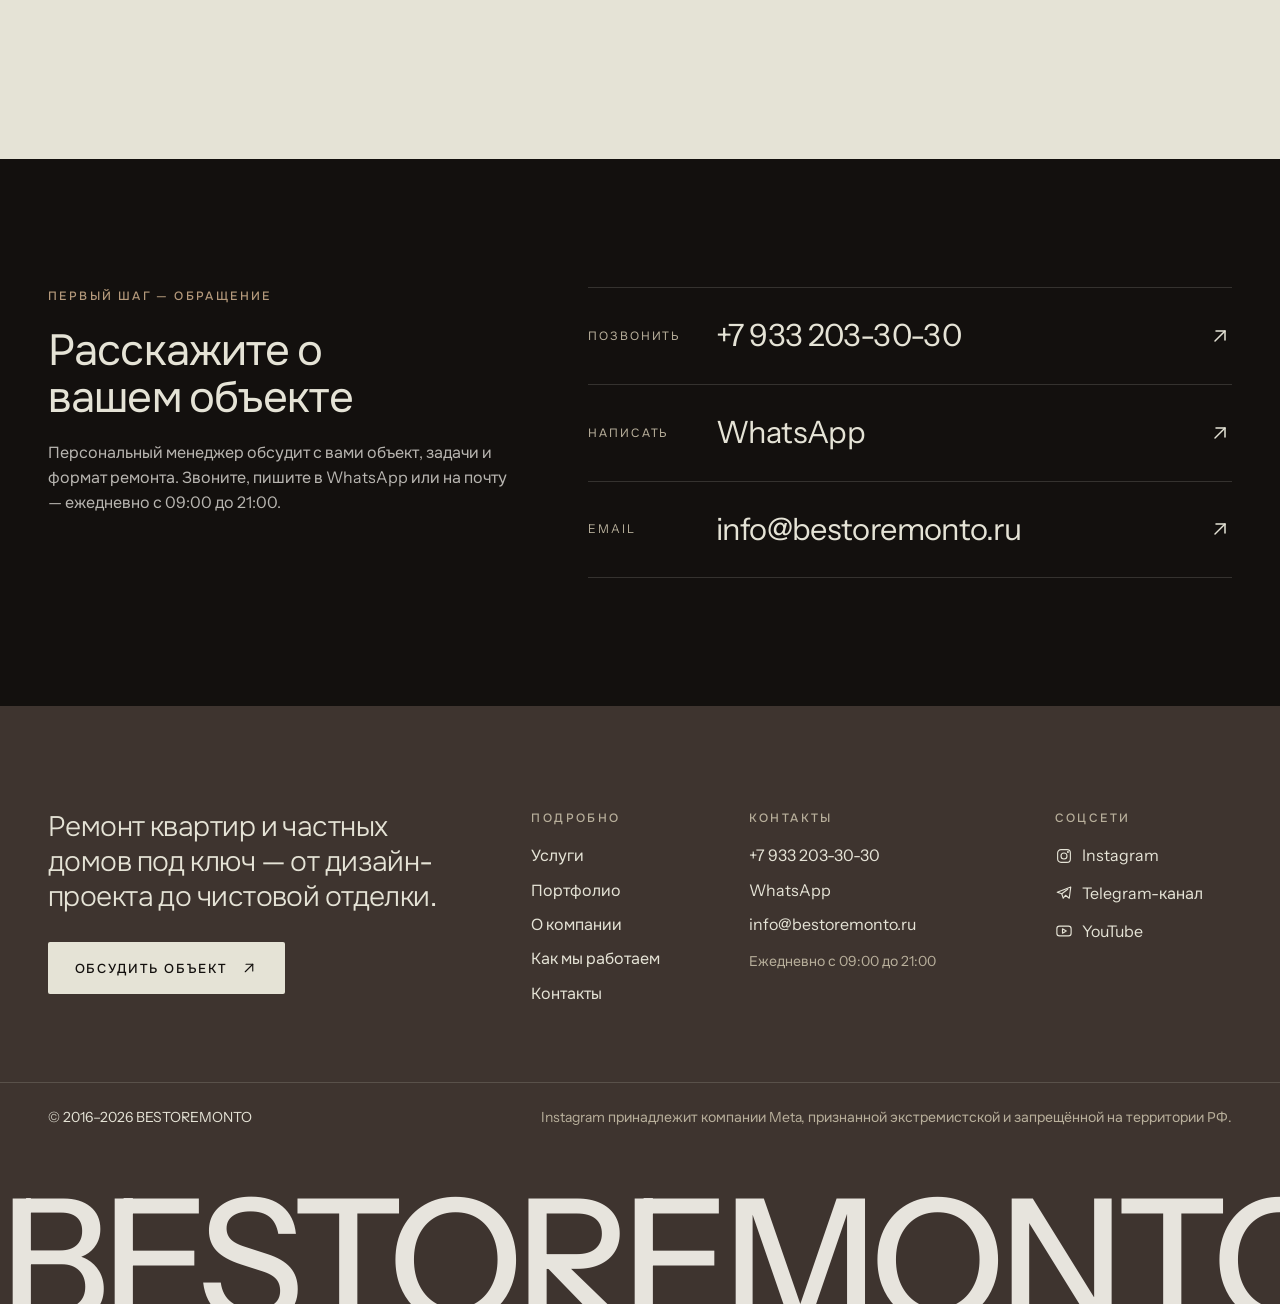
<file: o-kompanii/index.html>
<!doctype html>
<html lang="ru">
<head>
<meta charset="utf-8">
<meta name="viewport" content="width=device-width, initial-scale=1">
<title>О компании и команда — BESTOREMONTO</title>
<meta name="description" content="BESTOREMONTO с 2016 года: история компании, основатель Анатолий Пистол, принципы работы и штатные специалисты — дизайнеры, инженеры, мастера отделки.">

<link rel="canonical" href="https://bestoremonto.ru/o-kompanii/">
<meta property="og:type" content="website">
<meta property="og:site_name" content="BESTOREMONTO">
<meta property="og:title" content="О компании и команда — BESTOREMONTO">
<meta property="og:description" content="BESTOREMONTO с 2016 года: история компании, основатель Анатолий Пистол, принципы работы и штатные специалисты — дизайнеры, инженеры, мастера отделки.">
<meta property="og:url" content="https://bestoremonto.ru/o-kompanii/">
<meta property="og:locale" content="ru_RU">
<meta name="theme-color" content="#0c0d0b">
<link rel="icon" href="/static/img/favicon.svg" type="image/svg+xml">
<link rel="preconnect" href="https://fonts.googleapis.com">
<link rel="preconnect" href="https://fonts.gstatic.com" crossorigin>
<link rel="stylesheet" href="https://fonts.googleapis.com/css2?family=Instrument+Sans:wght@400;500;600;700&amp;family=Onest:wght@400;500;600;700&amp;display=swap">
<link rel="stylesheet" href="/static/css/main.css?v=712331a9">
<script>document.documentElement.classList.add('js')</script>
<script src="/static/js/main.js?v=78c558a8" defer></script>


</head>
<body class="">

<a class="skip-link" href="#main">Перейти к содержанию</a>
<header class="site-header" data-header>
  <div class="header-inner">
    <a class="logo" href="/" aria-label="BESTOREMONTO — на главную">BESTOREMONTO</a>
    <nav class="main-nav" aria-label="Основная навигация"><ul><li><a href="/#work-we-do">Услуги</a></li><li><a href="/#recent-work">Портфолио</a></li><li><a href="/#about">О компании</a></li><li><a href="/#how-a-job-goes">Как мы работаем</a></li><li><a href="/#contacts">Контакты</a></li></ul></nav>
    <div class="header-actions">
      <a class="header-phone" href="tel:+79332033030">+7 933 203-30-30</a>
      <button class="menu-btn" type="button" aria-expanded="false" aria-controls="mobile-menu" data-menu-open>
        <span class="menu-btn-label">Меню</span><svg class="ico" viewBox="0 0 24 24" fill="none" stroke="currentColor" stroke-width="1.5" stroke-linecap="round" stroke-linejoin="round" aria-hidden="true" focusable="false"><path d="M3 8h18"/><path d="M3 16h18"/></svg>
      </button>
    </div>
  </div>
</header>
<div class="mobile-menu" id="mobile-menu" role="dialog" aria-modal="true" aria-label="Меню" hidden data-menu>
  <div class="mm-top">
    <a class="logo" href="/">BESTOREMONTO</a>
    <button class="menu-btn" type="button" data-menu-close aria-label="Закрыть меню"><svg class="ico" viewBox="0 0 24 24" fill="none" stroke="currentColor" stroke-width="1.5" stroke-linecap="round" stroke-linejoin="round" aria-hidden="true" focusable="false"><path d="M5 5l14 14"/><path d="M19 5 5 19"/></svg></button>
  </div>
  <nav aria-label="Мобильная навигация"><ul class="mm-links"><li><a href="/#work-we-do"><span class="mm-n">01</span>Услуги</a></li><li><a href="/#recent-work"><span class="mm-n">02</span>Портфолио</a></li><li><a href="/#about"><span class="mm-n">03</span>О компании</a></li><li><a href="/#how-a-job-goes"><span class="mm-n">04</span>Как мы работаем</a></li><li><a href="/#contacts"><span class="mm-n">05</span>Контакты</a></li></ul></nav>
  <div class="mm-contacts">
    <a href="tel:+79332033030">+7 933 203-30-30</a>
    <a href="https://wa.me/79332033030" target="_blank" rel="noopener">WhatsApp</a>
    <a href="mailto:info@bestoremonto.ru">info@bestoremonto.ru</a>
    <p>Ежедневно с 09:00 до 21:00</p>
  </div>
</div>
<main id="main" tabindex="-1">

<section class="page-hero">
  <div class="gridlines" aria-hidden="true"><span></span><span></span><span></span><span></span></div>
  <div class="container page-hero-inner">
    
    <p class="eyebrow reveal">О компании</p>
    <h1 class="page-title reveal">Делать качественно. Организовывать правильно. Отвечать за&nbsp;результат.</h1>
    <p class="page-hero-lead">BESTOREMONTO — компания полного цикла, основанная в 2016 году. Мы специализируемся на ремонте квартир и частных домов под ключ, преимущественно в премиальном сегменте, и работаем со штатными специалистами.</p>
    
  </div>
</section>

<section class="section section-light" aria-labelledby="numbers-title">
  <div class="container">
    <div class="section-head"><p class="eyebrow">В цифрах</p><h2 class="h2" id="numbers-title">Десять лет системной работы</h2></div>
    <dl class="stats "><div class="stat reveal"><dt>работы на рынке, с 2016 года</dt><dd><span class="stat-value">10</span><span class="stat-unit">лет</span></dd></div><div class="stat reveal"><dt>довольных клиентов</dt><dd><span class="stat-value">500+</span></dd></div><div class="stat reveal"><dt>отделанных помещений</dt><dd><span class="stat-value">50 000+</span><span class="stat-unit">м²</span></dd></div><div class="stat reveal"><dt>штатных специалистов</dt><dd><span class="stat-value">≈50</span></dd></div><div class="stat reveal"><dt>гарантии на ремонтные работы по договору</dt><dd><span class="stat-value">2</span><span class="stat-unit">года</span></dd></div></dl>
  </div>
</section>

<section class="section section-sunken" aria-labelledby="story-title">
  <div class="container story-grid">
    <div class="story-aside">
      <p class="eyebrow">История</p>
      <p class="story-year" aria-hidden="true">2016</p>
      
    </div>
    <div class="story-body">
      <h2 class="h2" id="story-title">Анатолий Пистол, основатель</h2>
      <p class="muted">20 лет в ремонтно-строительных работах</p>
      <div class="prose"><p>Анатолий начинал с ремонтных работ, выполненных своими руками: изучал материалы, технологии и последовательность процессов.</p><p>Со временем он пришёл к системному подходу к ремонту — планированию, подбору специалистов, контролю этапов и сдаче объекта.</p><p>В 2016 году он впервые взял на себя полную ответственность за ремонт квартиры: собрал бригаду и организовал работу. Этот объект стал началом истории компании, которая впоследствии стала BESTOREMONTO.</p></div>
      <figure class="founder-quote reveal">
        <blockquote><p><span>Делать качественно.</span><span>Организовывать правильно.</span><span>Отвечать за результат.</span></p></blockquote>
        <figcaption>Анатолий Пистол</figcaption>
      </figure>
      <p class="prose-after">Мы стремимся к технически продуманному результату, который сохраняет качество спустя годы. Для клиента важен не только готовый ремонт, но и спокойствие в процессе — поэтому организацию, контроль и ответственность мы берём на себя.</p>
    </div>
  </div>
</section>

<section class="section section-dark" aria-labelledby="principles-title">
  <div class="container">
    <div class="section-head"><p class="eyebrow">Принципы</p><h2 class="h2" id="principles-title">Как мы отвечаем за результат</h2></div>
    <ol class="principles"><li class="principle reveal"><span class="principle-n">01</span><h3 class="principle-title">Генеральный подрядчик</h3><p>Одна компания отвечает за объект, качество, сроки и привлечённых специалистов. Вам не нужно управлять бригадами и решать технические вопросы.</p></li><li class="principle reveal"><span class="principle-n">02</span><h3 class="principle-title">Чистота и порядок</h3><p>Чистота и порядок на объекте на всех этапах — стандарт нашей работы.</p></li><li class="principle reveal"><span class="principle-n">03</span><h3 class="principle-title">Инженерная экспертиза</h3><p>Собственные решения, в том числе кастомизированные электрощиты и сантехнические узлы.</p></li><li class="principle reveal"><span class="principle-n">04</span><h3 class="principle-title">Прозрачность</h3><p>Фиксированная смета, акты выполненных работ, понятные этапы и контроль изменений.</p></li><li class="principle reveal"><span class="principle-n">05</span><h3 class="principle-title">Поэтапная постоплата</h3><p>Вы оплачиваете фактически выполненные и принятые работы — без предоплаты за будущие этапы.</p></li><li class="principle reveal"><span class="principle-n">06</span><h3 class="principle-title">Штатные специалисты</h3><p>Около 50 специалистов в штате и контроль качества каждого этапа — от инженерии до чистовой отделки.</p></li></ol>
  </div>
</section>

<section class="section section-light" id="team" aria-labelledby="team-title">
  <div class="container">
    <div class="section-head section-head--split">
      <div><p class="eyebrow">Команда</p><h2 class="h2" id="team-title">Штатные специалисты</h2></div>
      <p class="section-lead">В компании около 50 специалистов. Вот некоторые из тех, кто ведёт проекты и отвечает за ключевые этапы работ.</p>
    </div>
    <div class="team-group"><h3 class="team-group-title">Дизайн</h3><ul class="team-list"><li class="member reveal"><p class="member-years">10 лет опыта</p><h4 class="member-name">Алина</h4><p class="member-role">Ведущий дизайнер</p></li><li class="member reveal"><p class="member-years">7 лет опыта</p><h4 class="member-name">Екатерина</h4><p class="member-role">Дизайнер премиальных проектов</p></li><li class="member reveal"><p class="member-years">8 лет опыта</p><h4 class="member-name">Екатерина</h4><p class="member-role">Дизайнер стандартных проектов</p></li></ul></div><div class="team-group"><h3 class="team-group-title">Инженерные системы</h3><ul class="team-list"><li class="member reveal"><p class="member-years">10 лет опыта</p><h4 class="member-name">Влад</h4><p class="member-role">Ведущий сантехник</p></li><li class="member reveal"><p class="member-years">8 лет опыта</p><h4 class="member-name">Иван</h4><p class="member-role">Сантехник</p></li><li class="member reveal"><p class="member-years">9 лет опыта</p><h4 class="member-name">Александр</h4><p class="member-role">Электрик</p></li><li class="member reveal"><p class="member-years">8 лет опыта</p><h4 class="member-name">Никита</h4><p class="member-role">Электрик</p></li></ul></div><div class="team-group"><h3 class="team-group-title">Отделка</h3><ul class="team-list"><li class="member reveal"><p class="member-years">20 лет опыта</p><h4 class="member-name">Алексей</h4><p class="member-role">Плиточник</p></li><li class="member reveal"><p class="member-years">25 лет опыта</p><h4 class="member-name">Игорь</h4><p class="member-role">Маляр</p></li></ul></div><div class="team-group"><h3 class="team-group-title">Работа с клиентами</h3><ul class="team-list"><li class="member reveal"><p class="member-years">5 лет опыта</p><h4 class="member-name">София</h4><p class="member-role">Менеджер по работе с клиентами</p></li></ul></div>
  </div>
</section>



<section class="cta-block" id="contacts" aria-labelledby="cta-title">
  
  <div class="container cta-grid">
    <div>
      <p class="eyebrow">Первый шаг — обращение</p>
      <h2 class="h2" id="cta-title">Расскажите о вашем объекте</h2>
      <p class="cta-text">Персональный менеджер обсудит с вами объект, задачи и формат ремонта. Звоните, пишите в WhatsApp или на почту — ежедневно с 09:00 до 21:00.</p>
    </div>
    <ul class="cta-actions">
      <li><a class="cta-link" href="tel:+79332033030"><span class="cta-link-label">Позвонить</span><span class="cta-link-value">+7 933 203-30-30</span><svg class="ico" viewBox="0 0 24 24" fill="none" stroke="currentColor" stroke-width="1.5" stroke-linecap="round" stroke-linejoin="round" aria-hidden="true" focusable="false"><path d="M7 17 17 7"/><path d="M8 7h9v9"/></svg></a></li>
      <li><a class="cta-link" href="https://wa.me/79332033030" target="_blank" rel="noopener"><span class="cta-link-label">Написать</span><span class="cta-link-value">WhatsApp</span><svg class="ico" viewBox="0 0 24 24" fill="none" stroke="currentColor" stroke-width="1.5" stroke-linecap="round" stroke-linejoin="round" aria-hidden="true" focusable="false"><path d="M7 17 17 7"/><path d="M8 7h9v9"/></svg></a></li>
      <li><a class="cta-link" href="mailto:info@bestoremonto.ru"><span class="cta-link-label">Email</span><span class="cta-link-value">info@bestoremonto.ru</span><svg class="ico" viewBox="0 0 24 24" fill="none" stroke="currentColor" stroke-width="1.5" stroke-linecap="round" stroke-linejoin="round" aria-hidden="true" focusable="false"><path d="M7 17 17 7"/><path d="M8 7h9v9"/></svg></a></li>
    </ul>
  </div>
</section>

</main>
<footer class="site-footer">
  <div class="container footer-grid">
    <div class="footer-lead">
      <p class="footer-claim">Ремонт квартир и частных домов под ключ — от дизайн-проекта до чистовой отделки.</p>
      <a class="btn btn-light" href="/kontakty/">Обсудить объект <svg class="ico" viewBox="0 0 24 24" fill="none" stroke="currentColor" stroke-width="1.5" stroke-linecap="round" stroke-linejoin="round" aria-hidden="true" focusable="false"><path d="M7 17 17 7"/><path d="M8 7h9v9"/></svg></a>
    </div>
    <nav class="footer-col" aria-label="Разделы сайта">
      <h2 class="eyebrow">Подробно</h2>
      <ul><li><a href="/uslugi/">Услуги</a></li><li><a href="/portfolio/">Портфолио</a></li><li><a href="/o-kompanii/">О компании</a></li><li><a href="/kak-my-rabotaem/">Как мы работаем</a></li><li><a href="/kontakty/">Контакты</a></li></ul>
    </nav>
    <div class="footer-col">
      <h2 class="eyebrow">Контакты</h2>
      <ul>
        <li><a href="tel:+79332033030">+7 933 203-30-30</a></li>
        <li><a href="https://wa.me/79332033030" target="_blank" rel="noopener">WhatsApp</a></li>
        <li><a href="mailto:info@bestoremonto.ru">info@bestoremonto.ru</a></li>
      </ul>
      <p class="footer-muted">Ежедневно с 09:00 до 21:00</p>
      
    </div>
    <div class="footer-col">
      <h2 class="eyebrow">Соцсети</h2>
      <ul class="footer-social"><li><a href="https://www.instagram.com/bestoremonto.ru/" target="_blank" rel="noopener"><svg class="ico" viewBox="0 0 24 24" fill="none" stroke="currentColor" stroke-width="1.5" stroke-linecap="round" stroke-linejoin="round" aria-hidden="true" focusable="false"><rect x="3.5" y="3.5" width="17" height="17" rx="4.5"/><circle cx="12" cy="12" r="4"/><circle cx="17.2" cy="6.8" r=".6" fill="currentColor"/></svg><span>Instagram</span></a></li><li><a href="https://t.me/bestoremonto" target="_blank" rel="noopener"><svg class="ico" viewBox="0 0 24 24" fill="none" stroke="currentColor" stroke-width="1.5" stroke-linecap="round" stroke-linejoin="round" aria-hidden="true" focusable="false"><path d="M21 4 3 11l6 2 2 6 3-4 5 4z"/><path d="m9 13 8-6"/></svg><span>Telegram-канал</span></a></li><li><a href="https://youtube.com/@bestoremonto" target="_blank" rel="noopener"><svg class="ico" viewBox="0 0 24 24" fill="none" stroke="currentColor" stroke-width="1.5" stroke-linecap="round" stroke-linejoin="round" aria-hidden="true" focusable="false"><rect x="2.5" y="5.5" width="19" height="13" rx="3.5"/><path d="m10 9 5 3-5 3z"/></svg><span>YouTube</span></a></li></ul>
    </div>
  </div>
  <div class="container footer-bottom">
    <p>© 2016–2026 BESTOREMONTO</p>
    <p class="footer-muted">Instagram принадлежит компании Meta, признанной экстремистской и запрещённой на территории РФ.</p>
  </div>
  <p class="footer-wordmark" aria-hidden="true">BESTOREMONTO</p>
</footer>
</body>
</html>
</file>
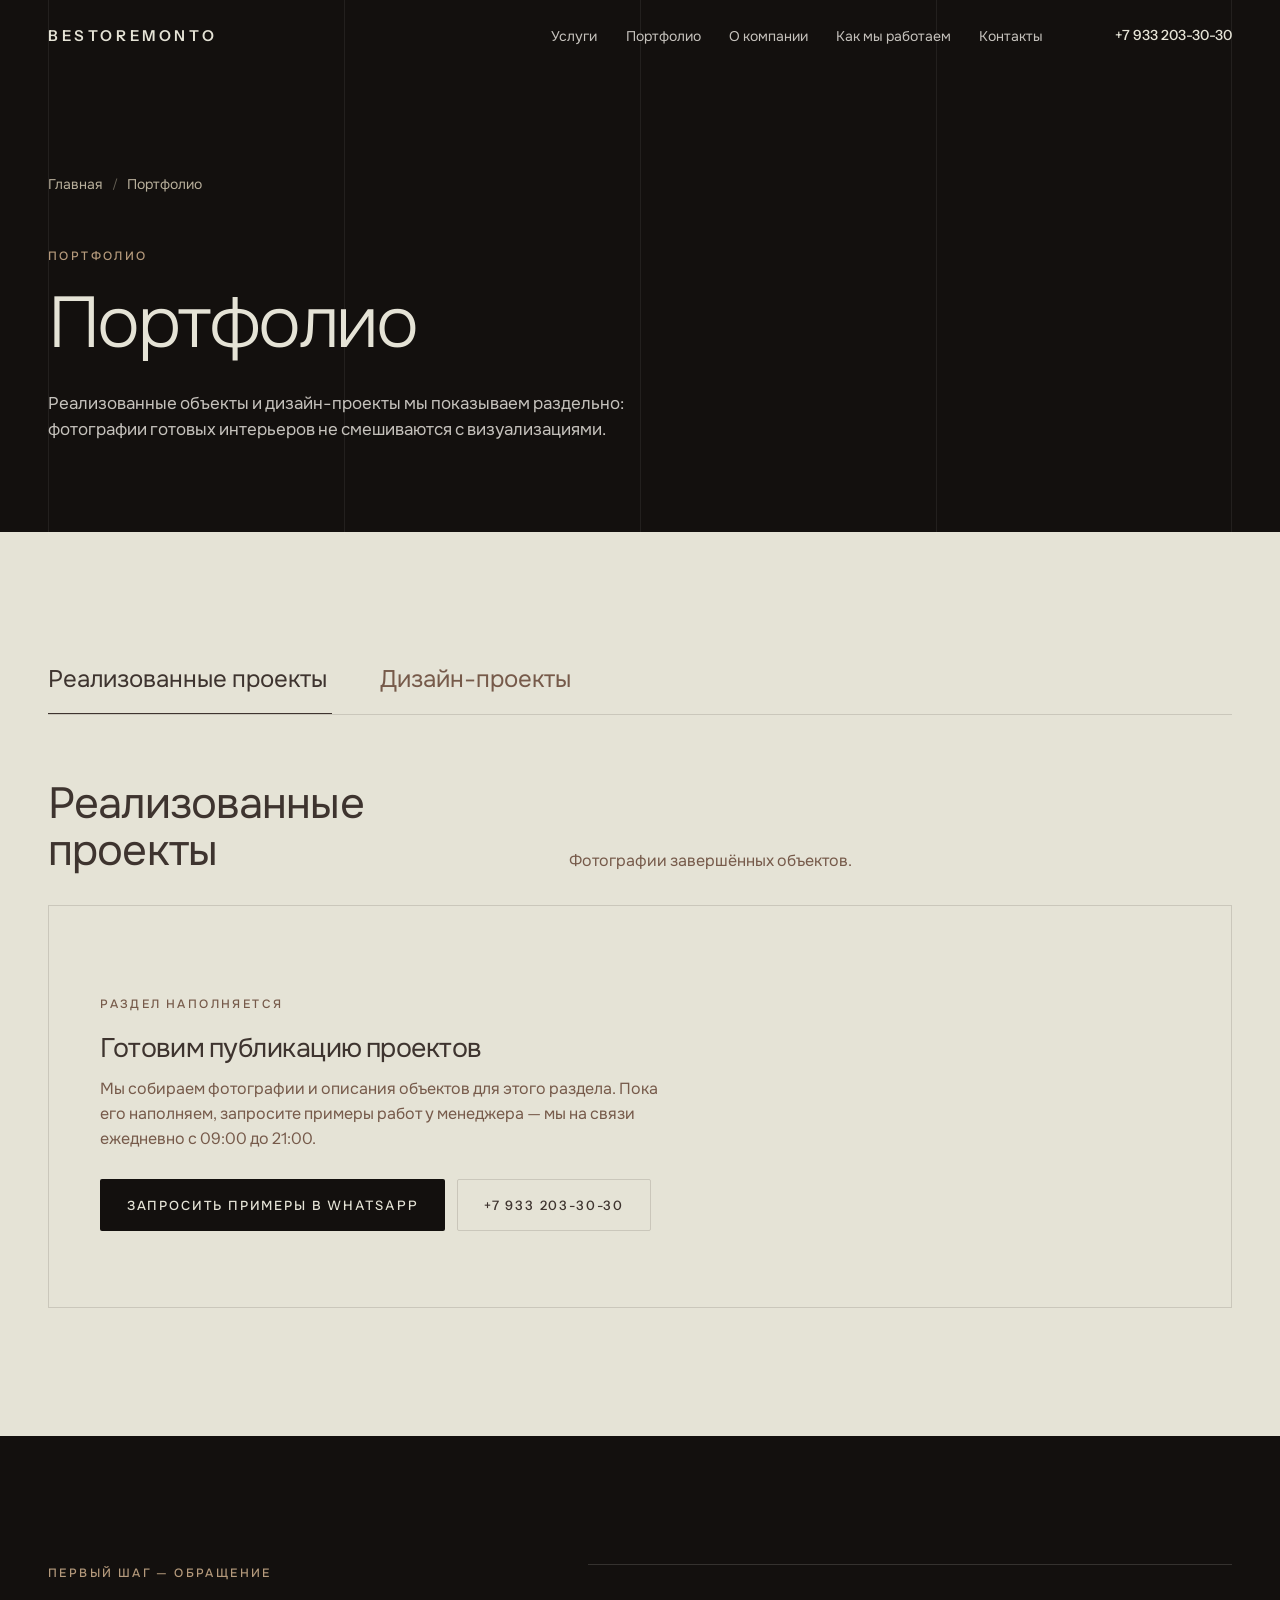
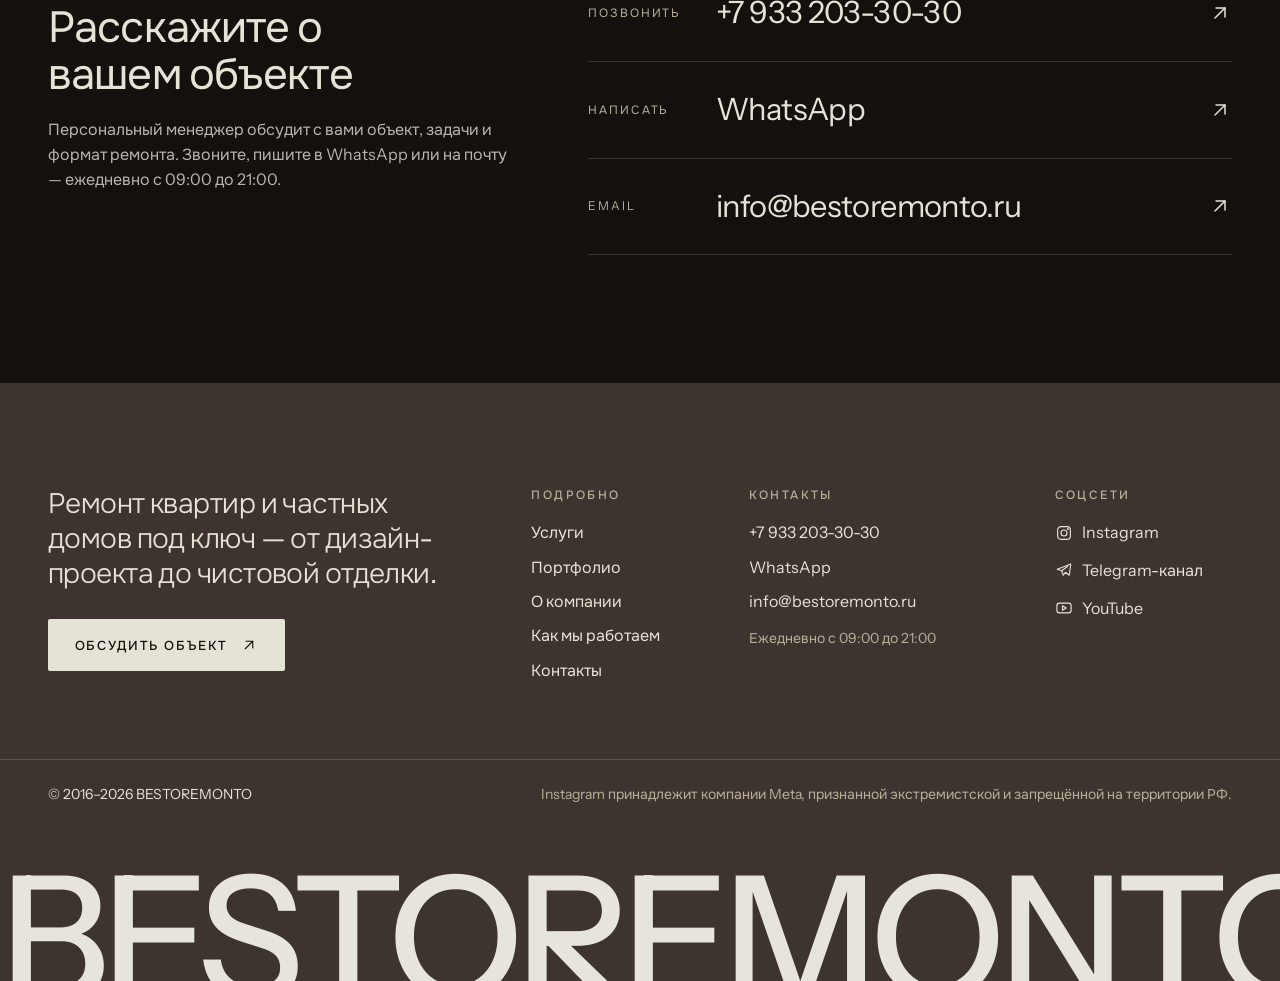
<file: portfolio/index.html>
<!doctype html>
<html lang="ru">
<head>
<meta charset="utf-8">
<meta name="viewport" content="width=device-width, initial-scale=1">
<title>Портфолио: реализованные проекты ремонта — BESTOREMONTO</title>
<meta name="description" content="Фотографии завершённых объектов BESTOREMONTO: ремонт квартир и частных домов под ключ. Фильтры по площади, бюджету, уровню проекта и ЖК.">

<link rel="canonical" href="https://bestoremonto.ru/portfolio/">
<meta property="og:type" content="website">
<meta property="og:site_name" content="BESTOREMONTO">
<meta property="og:title" content="Портфолио: реализованные проекты ремонта — BESTOREMONTO">
<meta property="og:description" content="Фотографии завершённых объектов BESTOREMONTO: ремонт квартир и частных домов под ключ. Фильтры по площади, бюджету, уровню проекта и ЖК.">
<meta property="og:url" content="https://bestoremonto.ru/portfolio/">
<meta property="og:locale" content="ru_RU">
<meta name="theme-color" content="#0c0d0b">
<link rel="icon" href="/static/img/favicon.svg" type="image/svg+xml">
<link rel="preconnect" href="https://fonts.googleapis.com">
<link rel="preconnect" href="https://fonts.gstatic.com" crossorigin>
<link rel="stylesheet" href="https://fonts.googleapis.com/css2?family=Instrument+Sans:wght@400;500;600;700&amp;family=Onest:wght@400;500;600;700&amp;display=swap">
<link rel="stylesheet" href="/static/css/main.css?v=712331a9">
<script>document.documentElement.classList.add('js')</script>
<script src="/static/js/main.js?v=78c558a8" defer></script>


</head>
<body class="">

<a class="skip-link" href="#main">Перейти к содержанию</a>
<header class="site-header" data-header>
  <div class="header-inner">
    <a class="logo" href="/" aria-label="BESTOREMONTO — на главную">BESTOREMONTO</a>
    <nav class="main-nav" aria-label="Основная навигация"><ul><li><a href="/#work-we-do">Услуги</a></li><li><a href="/#recent-work">Портфолио</a></li><li><a href="/#about">О компании</a></li><li><a href="/#how-a-job-goes">Как мы работаем</a></li><li><a href="/#contacts">Контакты</a></li></ul></nav>
    <div class="header-actions">
      <a class="header-phone" href="tel:+79332033030">+7 933 203-30-30</a>
      <button class="menu-btn" type="button" aria-expanded="false" aria-controls="mobile-menu" data-menu-open>
        <span class="menu-btn-label">Меню</span><svg class="ico" viewBox="0 0 24 24" fill="none" stroke="currentColor" stroke-width="1.5" stroke-linecap="round" stroke-linejoin="round" aria-hidden="true" focusable="false"><path d="M3 8h18"/><path d="M3 16h18"/></svg>
      </button>
    </div>
  </div>
</header>
<div class="mobile-menu" id="mobile-menu" role="dialog" aria-modal="true" aria-label="Меню" hidden data-menu>
  <div class="mm-top">
    <a class="logo" href="/">BESTOREMONTO</a>
    <button class="menu-btn" type="button" data-menu-close aria-label="Закрыть меню"><svg class="ico" viewBox="0 0 24 24" fill="none" stroke="currentColor" stroke-width="1.5" stroke-linecap="round" stroke-linejoin="round" aria-hidden="true" focusable="false"><path d="M5 5l14 14"/><path d="M19 5 5 19"/></svg></button>
  </div>
  <nav aria-label="Мобильная навигация"><ul class="mm-links"><li><a href="/#work-we-do"><span class="mm-n">01</span>Услуги</a></li><li><a href="/#recent-work"><span class="mm-n">02</span>Портфолио</a></li><li><a href="/#about"><span class="mm-n">03</span>О компании</a></li><li><a href="/#how-a-job-goes"><span class="mm-n">04</span>Как мы работаем</a></li><li><a href="/#contacts"><span class="mm-n">05</span>Контакты</a></li></ul></nav>
  <div class="mm-contacts">
    <a href="tel:+79332033030">+7 933 203-30-30</a>
    <a href="https://wa.me/79332033030" target="_blank" rel="noopener">WhatsApp</a>
    <a href="mailto:info@bestoremonto.ru">info@bestoremonto.ru</a>
    <p>Ежедневно с 09:00 до 21:00</p>
  </div>
</div>
<main id="main" tabindex="-1">

<section class="page-hero">
  <div class="gridlines" aria-hidden="true"><span></span><span></span><span></span><span></span></div>
  <div class="container page-hero-inner">
    <nav class="crumbs" aria-label="Навигационная цепочка"><ol><li><a href="/">Главная</a></li><li aria-current="page">Портфолио</li></ol></nav>
    <p class="eyebrow reveal">Портфолио</p>
    <h1 class="page-title reveal">Портфолио</h1>
    <p class="page-hero-lead">Реализованные объекты и дизайн-проекты мы показываем раздельно: фотографии готовых интерьеров не смешиваются с визуализациями.</p>
    
  </div>
</section>
<section class="section section-light catalog" aria-labelledby="catalog-title" data-catalog>
  <div class="container">
    <nav class="catalog-tabs" aria-label="Категории портфолио"><ul><li><a href="/portfolio/" aria-current="page">Реализованные проекты<sup></sup></a></li><li><a href="/portfolio/dizain-proekty/">Дизайн-проекты<sup></sup></a></li></ul></nav>
    <div class="catalog-head">
      <h2 class="h2" id="catalog-title">Реализованные проекты</h2>
      <p class="catalog-note">Фотографии завершённых объектов.</p>
    </div>
    
    <div class="pending-state">
      <p class="eyebrow">Раздел наполняется</p>
      <h2 class="h3">Готовим публикацию проектов</h2>
      <p>Мы собираем фотографии и описания объектов для этого раздела. Пока его наполняем, запросите примеры работ у менеджера — мы на связи ежедневно с 09:00 до 21:00.</p>
      <div class="pending-actions">
        <a class="btn btn-dark" href="https://wa.me/79332033030" target="_blank" rel="noopener">Запросить примеры в WhatsApp</a>
        <a class="btn btn-ghost-dark" href="tel:+79332033030">+7 933 203-30-30</a>
        
      </div>
    </div>
  </div>
</section>
<section class="cta-block" id="contacts" aria-labelledby="cta-title">
  
  <div class="container cta-grid">
    <div>
      <p class="eyebrow">Первый шаг — обращение</p>
      <h2 class="h2" id="cta-title">Расскажите о вашем объекте</h2>
      <p class="cta-text">Персональный менеджер обсудит с вами объект, задачи и формат ремонта. Звоните, пишите в WhatsApp или на почту — ежедневно с 09:00 до 21:00.</p>
    </div>
    <ul class="cta-actions">
      <li><a class="cta-link" href="tel:+79332033030"><span class="cta-link-label">Позвонить</span><span class="cta-link-value">+7 933 203-30-30</span><svg class="ico" viewBox="0 0 24 24" fill="none" stroke="currentColor" stroke-width="1.5" stroke-linecap="round" stroke-linejoin="round" aria-hidden="true" focusable="false"><path d="M7 17 17 7"/><path d="M8 7h9v9"/></svg></a></li>
      <li><a class="cta-link" href="https://wa.me/79332033030" target="_blank" rel="noopener"><span class="cta-link-label">Написать</span><span class="cta-link-value">WhatsApp</span><svg class="ico" viewBox="0 0 24 24" fill="none" stroke="currentColor" stroke-width="1.5" stroke-linecap="round" stroke-linejoin="round" aria-hidden="true" focusable="false"><path d="M7 17 17 7"/><path d="M8 7h9v9"/></svg></a></li>
      <li><a class="cta-link" href="mailto:info@bestoremonto.ru"><span class="cta-link-label">Email</span><span class="cta-link-value">info@bestoremonto.ru</span><svg class="ico" viewBox="0 0 24 24" fill="none" stroke="currentColor" stroke-width="1.5" stroke-linecap="round" stroke-linejoin="round" aria-hidden="true" focusable="false"><path d="M7 17 17 7"/><path d="M8 7h9v9"/></svg></a></li>
    </ul>
  </div>
</section>

</main>
<footer class="site-footer">
  <div class="container footer-grid">
    <div class="footer-lead">
      <p class="footer-claim">Ремонт квартир и частных домов под ключ — от дизайн-проекта до чистовой отделки.</p>
      <a class="btn btn-light" href="/kontakty/">Обсудить объект <svg class="ico" viewBox="0 0 24 24" fill="none" stroke="currentColor" stroke-width="1.5" stroke-linecap="round" stroke-linejoin="round" aria-hidden="true" focusable="false"><path d="M7 17 17 7"/><path d="M8 7h9v9"/></svg></a>
    </div>
    <nav class="footer-col" aria-label="Разделы сайта">
      <h2 class="eyebrow">Подробно</h2>
      <ul><li><a href="/uslugi/">Услуги</a></li><li><a href="/portfolio/">Портфолио</a></li><li><a href="/o-kompanii/">О компании</a></li><li><a href="/kak-my-rabotaem/">Как мы работаем</a></li><li><a href="/kontakty/">Контакты</a></li></ul>
    </nav>
    <div class="footer-col">
      <h2 class="eyebrow">Контакты</h2>
      <ul>
        <li><a href="tel:+79332033030">+7 933 203-30-30</a></li>
        <li><a href="https://wa.me/79332033030" target="_blank" rel="noopener">WhatsApp</a></li>
        <li><a href="mailto:info@bestoremonto.ru">info@bestoremonto.ru</a></li>
      </ul>
      <p class="footer-muted">Ежедневно с 09:00 до 21:00</p>
      
    </div>
    <div class="footer-col">
      <h2 class="eyebrow">Соцсети</h2>
      <ul class="footer-social"><li><a href="https://www.instagram.com/bestoremonto.ru/" target="_blank" rel="noopener"><svg class="ico" viewBox="0 0 24 24" fill="none" stroke="currentColor" stroke-width="1.5" stroke-linecap="round" stroke-linejoin="round" aria-hidden="true" focusable="false"><rect x="3.5" y="3.5" width="17" height="17" rx="4.5"/><circle cx="12" cy="12" r="4"/><circle cx="17.2" cy="6.8" r=".6" fill="currentColor"/></svg><span>Instagram</span></a></li><li><a href="https://t.me/bestoremonto" target="_blank" rel="noopener"><svg class="ico" viewBox="0 0 24 24" fill="none" stroke="currentColor" stroke-width="1.5" stroke-linecap="round" stroke-linejoin="round" aria-hidden="true" focusable="false"><path d="M21 4 3 11l6 2 2 6 3-4 5 4z"/><path d="m9 13 8-6"/></svg><span>Telegram-канал</span></a></li><li><a href="https://youtube.com/@bestoremonto" target="_blank" rel="noopener"><svg class="ico" viewBox="0 0 24 24" fill="none" stroke="currentColor" stroke-width="1.5" stroke-linecap="round" stroke-linejoin="round" aria-hidden="true" focusable="false"><rect x="2.5" y="5.5" width="19" height="13" rx="3.5"/><path d="m10 9 5 3-5 3z"/></svg><span>YouTube</span></a></li></ul>
    </div>
  </div>
  <div class="container footer-bottom">
    <p>© 2016–2026 BESTOREMONTO</p>
    <p class="footer-muted">Instagram принадлежит компании Meta, признанной экстремистской и запрещённой на территории РФ.</p>
  </div>
  <p class="footer-wordmark" aria-hidden="true">BESTOREMONTO</p>
</footer>
</body>
</html>
</file>
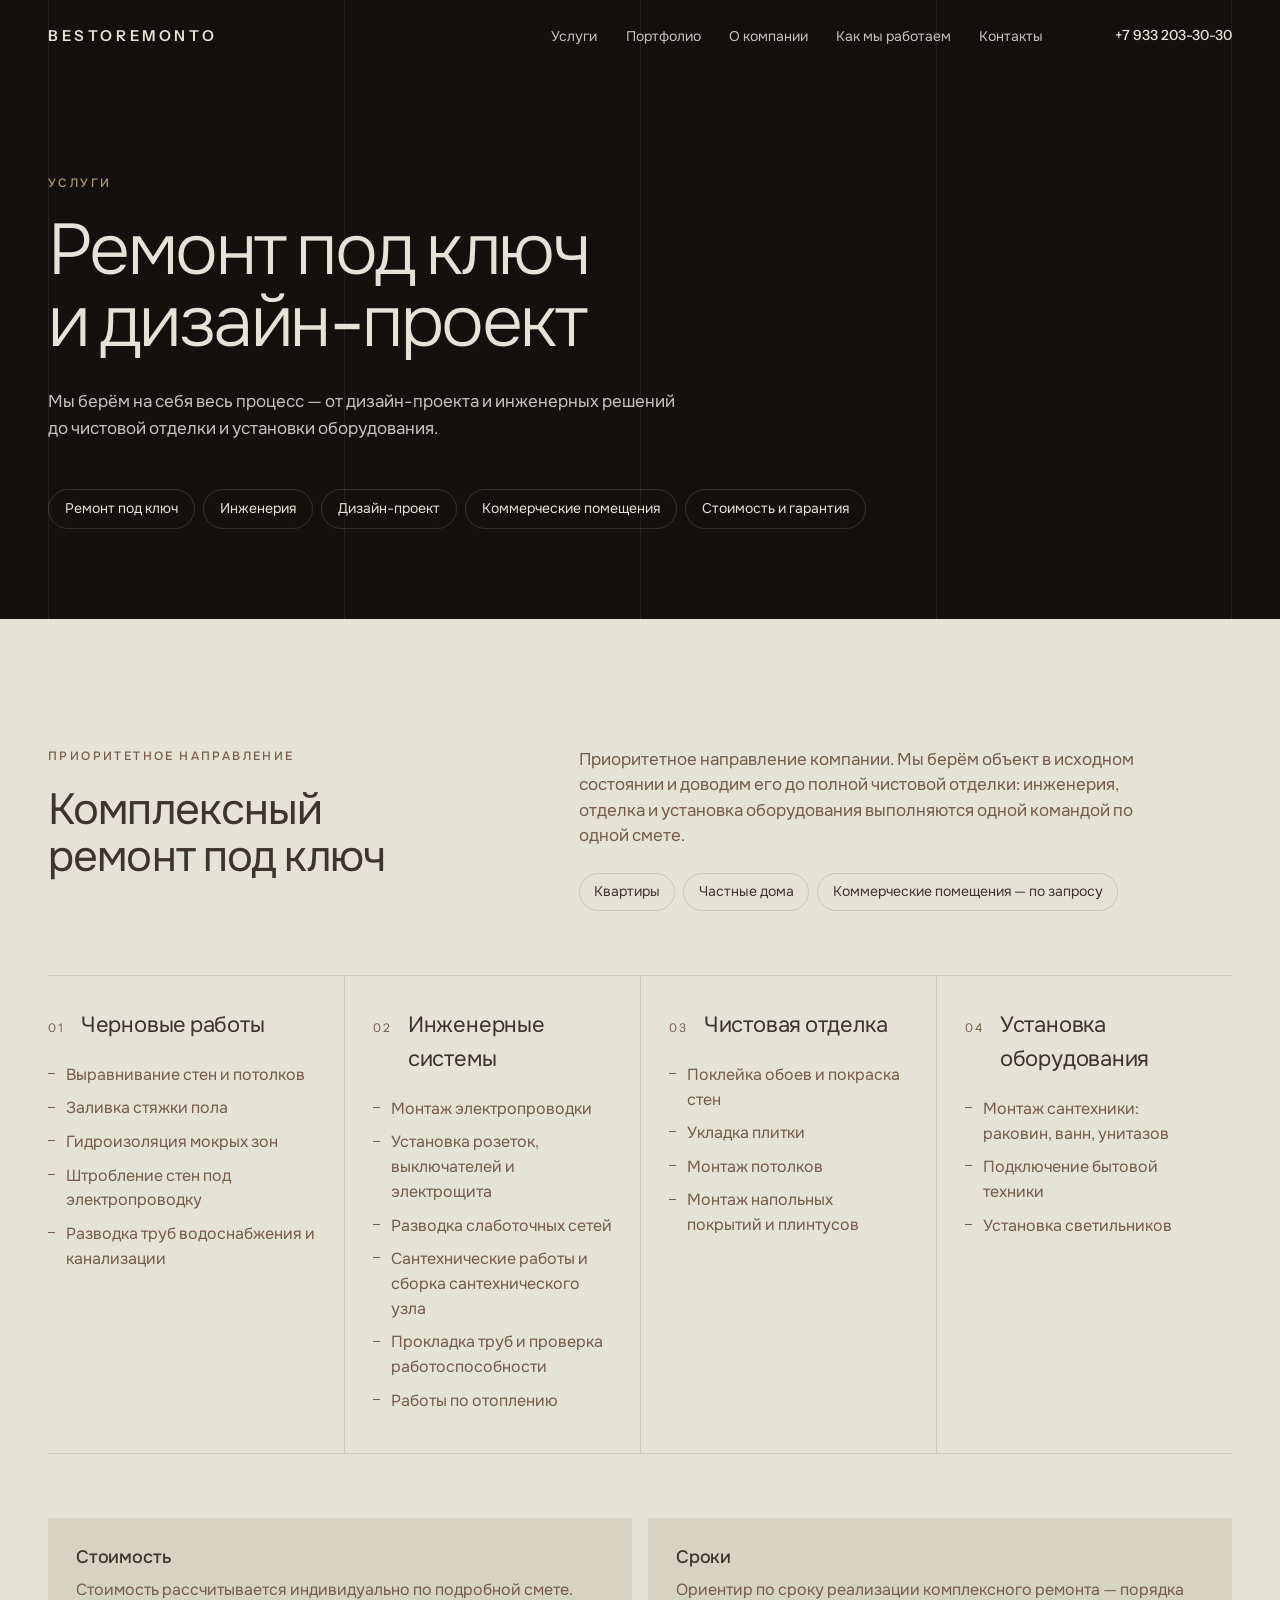
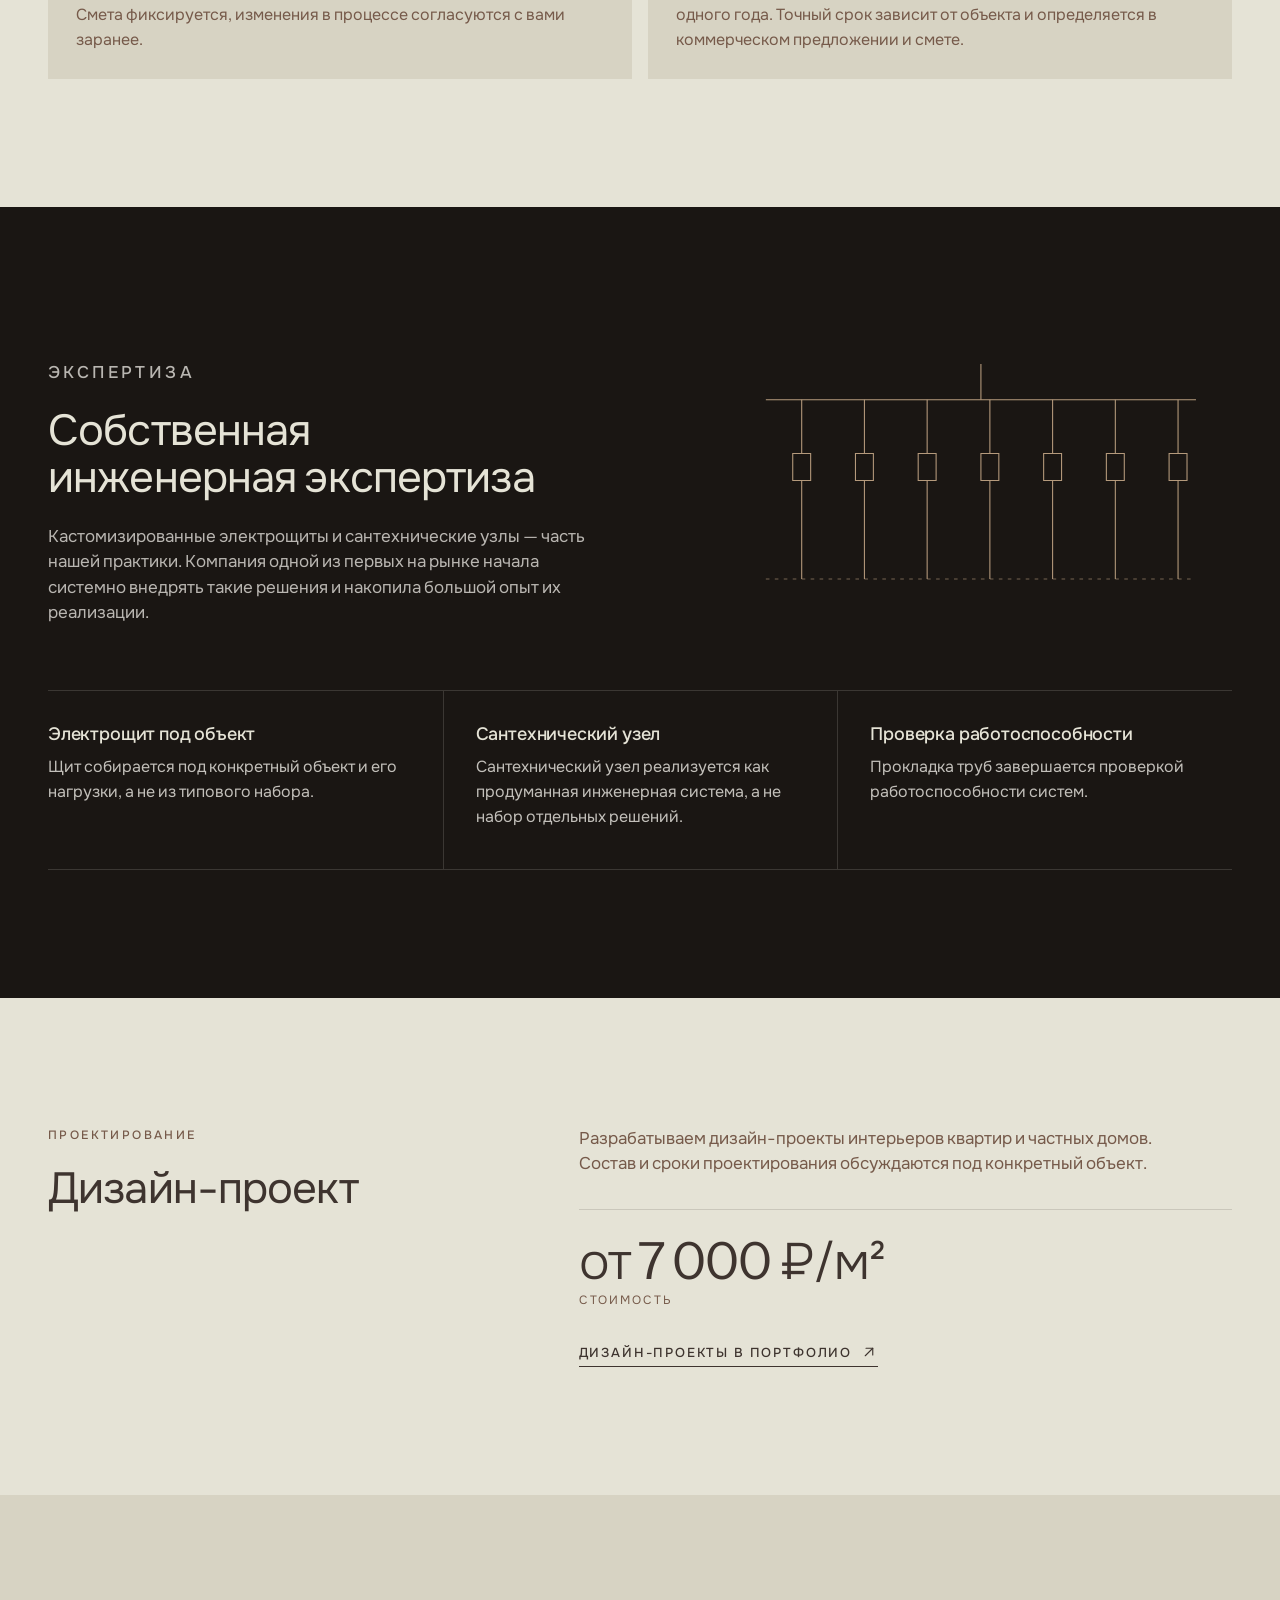
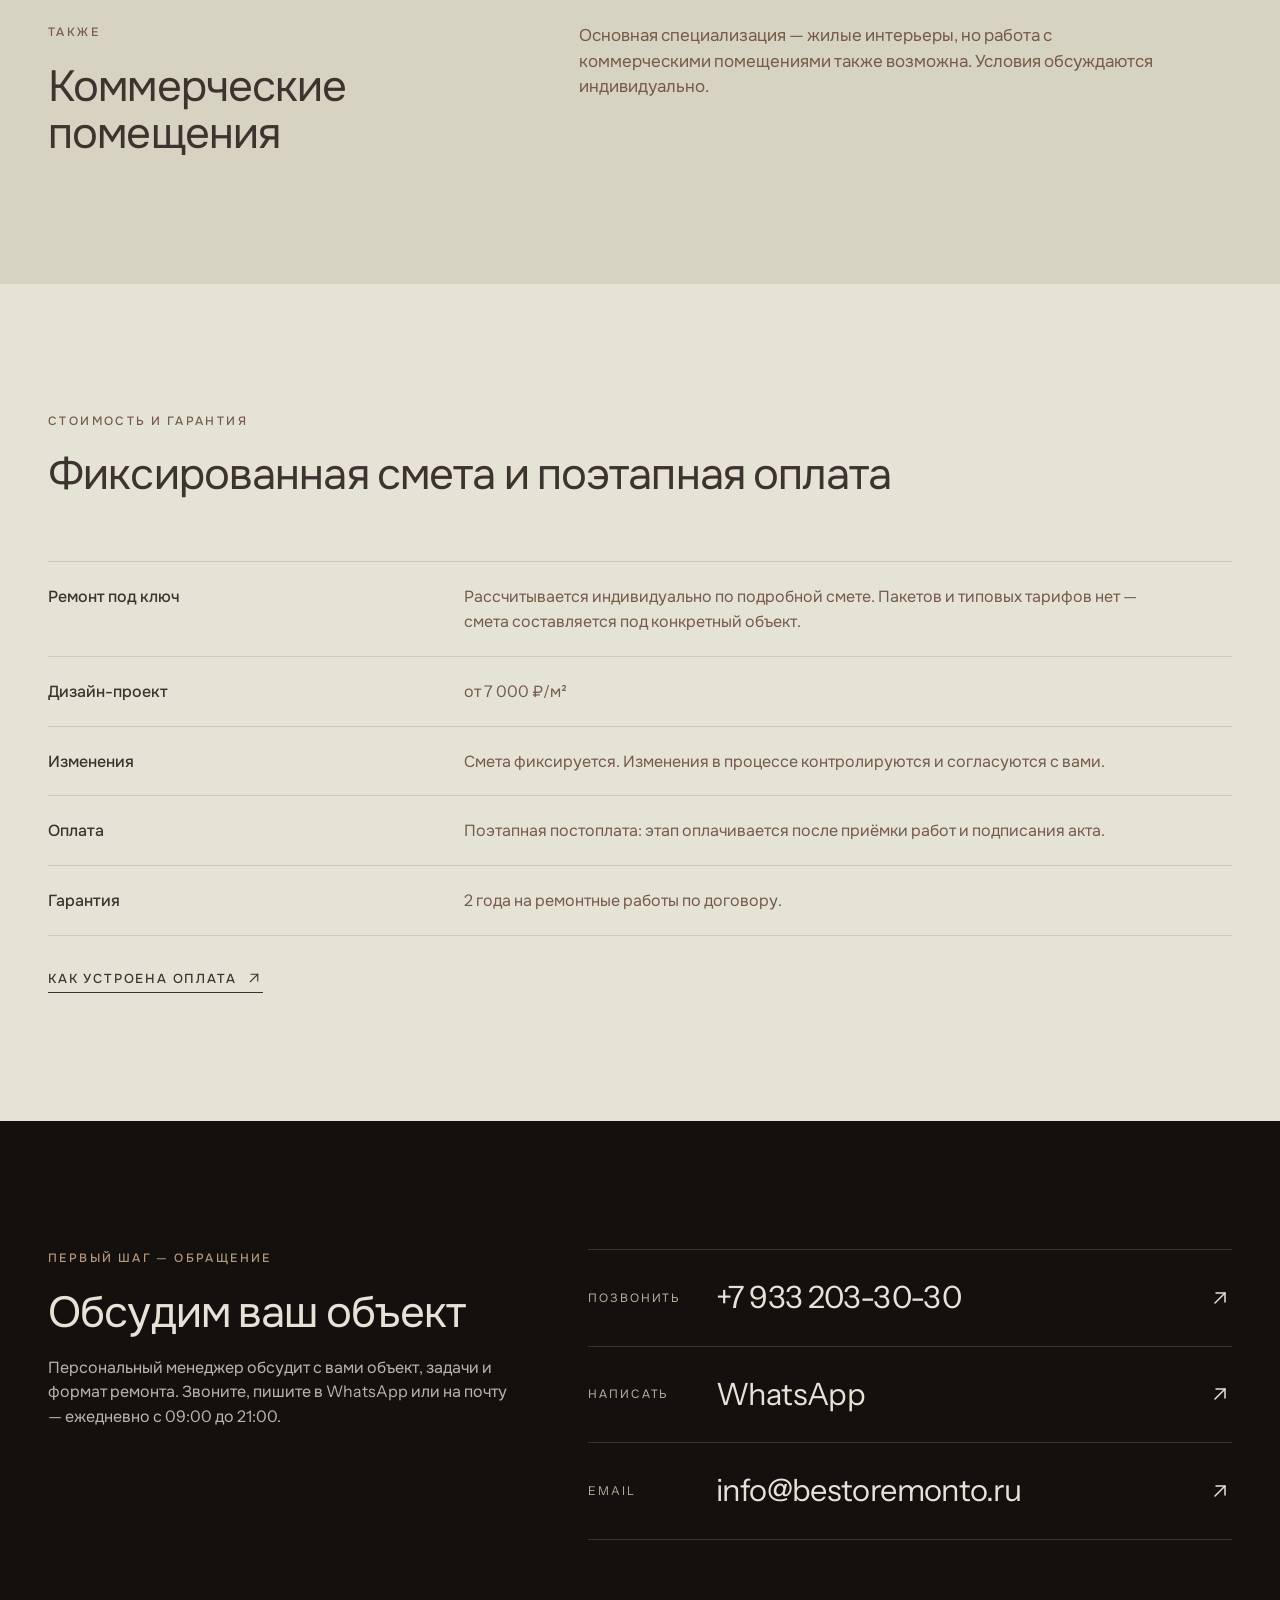
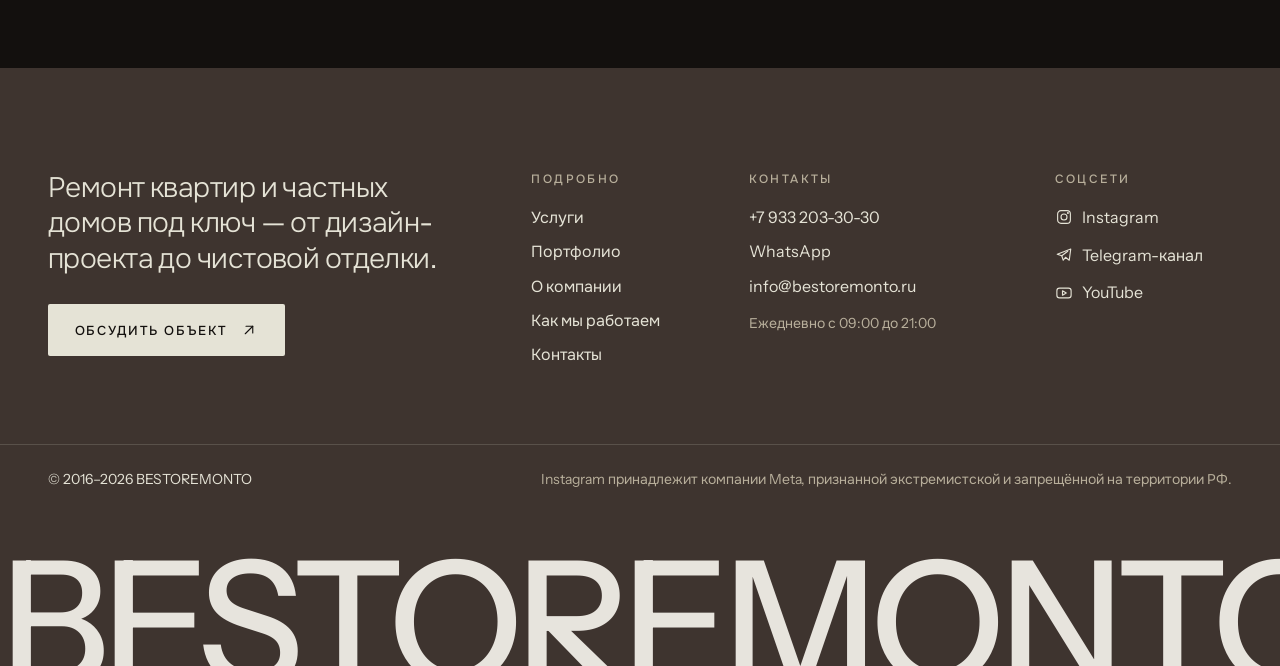
<file: uslugi/index.html>
<!doctype html>
<html lang="ru">
<head>
<meta charset="utf-8">
<meta name="viewport" content="width=device-width, initial-scale=1">
<title>Услуги: ремонт под ключ и дизайн-проект — BESTOREMONTO</title>
<meta name="description" content="Комплексный ремонт квартир и частных домов под ключ: черновые работы, инженерные системы, чистовая отделка, установка оборудования. Дизайн-проект от 7 000 ₽/м².">

<link rel="canonical" href="https://bestoremonto.ru/uslugi/">
<meta property="og:type" content="website">
<meta property="og:site_name" content="BESTOREMONTO">
<meta property="og:title" content="Услуги: ремонт под ключ и дизайн-проект — BESTOREMONTO">
<meta property="og:description" content="Комплексный ремонт квартир и частных домов под ключ: черновые работы, инженерные системы, чистовая отделка, установка оборудования. Дизайн-проект от 7 000 ₽/м².">
<meta property="og:url" content="https://bestoremonto.ru/uslugi/">
<meta property="og:locale" content="ru_RU">
<meta name="theme-color" content="#0c0d0b">
<link rel="icon" href="/static/img/favicon.svg" type="image/svg+xml">
<link rel="preconnect" href="https://fonts.googleapis.com">
<link rel="preconnect" href="https://fonts.gstatic.com" crossorigin>
<link rel="stylesheet" href="https://fonts.googleapis.com/css2?family=Instrument+Sans:wght@400;500;600;700&amp;family=Onest:wght@400;500;600;700&amp;display=swap">
<link rel="stylesheet" href="/static/css/main.css?v=712331a9">
<script>document.documentElement.classList.add('js')</script>
<script src="/static/js/main.js?v=78c558a8" defer></script>


</head>
<body class="">

<a class="skip-link" href="#main">Перейти к содержанию</a>
<header class="site-header" data-header>
  <div class="header-inner">
    <a class="logo" href="/" aria-label="BESTOREMONTO — на главную">BESTOREMONTO</a>
    <nav class="main-nav" aria-label="Основная навигация"><ul><li><a href="/#work-we-do">Услуги</a></li><li><a href="/#recent-work">Портфолио</a></li><li><a href="/#about">О компании</a></li><li><a href="/#how-a-job-goes">Как мы работаем</a></li><li><a href="/#contacts">Контакты</a></li></ul></nav>
    <div class="header-actions">
      <a class="header-phone" href="tel:+79332033030">+7 933 203-30-30</a>
      <button class="menu-btn" type="button" aria-expanded="false" aria-controls="mobile-menu" data-menu-open>
        <span class="menu-btn-label">Меню</span><svg class="ico" viewBox="0 0 24 24" fill="none" stroke="currentColor" stroke-width="1.5" stroke-linecap="round" stroke-linejoin="round" aria-hidden="true" focusable="false"><path d="M3 8h18"/><path d="M3 16h18"/></svg>
      </button>
    </div>
  </div>
</header>
<div class="mobile-menu" id="mobile-menu" role="dialog" aria-modal="true" aria-label="Меню" hidden data-menu>
  <div class="mm-top">
    <a class="logo" href="/">BESTOREMONTO</a>
    <button class="menu-btn" type="button" data-menu-close aria-label="Закрыть меню"><svg class="ico" viewBox="0 0 24 24" fill="none" stroke="currentColor" stroke-width="1.5" stroke-linecap="round" stroke-linejoin="round" aria-hidden="true" focusable="false"><path d="M5 5l14 14"/><path d="M19 5 5 19"/></svg></button>
  </div>
  <nav aria-label="Мобильная навигация"><ul class="mm-links"><li><a href="/#work-we-do"><span class="mm-n">01</span>Услуги</a></li><li><a href="/#recent-work"><span class="mm-n">02</span>Портфолио</a></li><li><a href="/#about"><span class="mm-n">03</span>О компании</a></li><li><a href="/#how-a-job-goes"><span class="mm-n">04</span>Как мы работаем</a></li><li><a href="/#contacts"><span class="mm-n">05</span>Контакты</a></li></ul></nav>
  <div class="mm-contacts">
    <a href="tel:+79332033030">+7 933 203-30-30</a>
    <a href="https://wa.me/79332033030" target="_blank" rel="noopener">WhatsApp</a>
    <a href="mailto:info@bestoremonto.ru">info@bestoremonto.ru</a>
    <p>Ежедневно с 09:00 до 21:00</p>
  </div>
</div>
<main id="main" tabindex="-1">

<section class="page-hero">
  <div class="gridlines" aria-hidden="true"><span></span><span></span><span></span><span></span></div>
  <div class="container page-hero-inner">
    
    <p class="eyebrow reveal">Услуги</p>
    <h1 class="page-title reveal">Ремонт под ключ и дизайн-проект</h1>
    <p class="page-hero-lead">Мы берём на себя весь процесс — от дизайн-проекта и инженерных решений до чистовой отделки и установки оборудования.</p>
    <nav class="page-toc" aria-label="Разделы страницы"><ul><li><a href="#renovation">Ремонт под ключ</a></li><li><a href="#engineering">Инженерия</a></li><li><a href="#design">Дизайн-проект</a></li><li><a href="#commercial">Коммерческие помещения</a></li><li><a href="#price">Стоимость и гарантия</a></li></ul></nav>
  </div>
</section>

<section class="section section-light" id="renovation" aria-labelledby="renovation-title">
  <div class="container">
    <div class="service-head">
      <div>
        <p class="eyebrow">Приоритетное направление</p>
        <h2 class="h2" id="renovation-title">Комплексный ремонт под ключ</h2>
      </div>
      <div>
        <p class="section-lead">Приоритетное направление компании. Мы берём объект в исходном состоянии и доводим его до полной чистовой отделки: инженерия, отделка и установка оборудования выполняются одной командой по одной смете.</p>
        <ul class="tag-list"><li>Квартиры</li><li>Частные дома</li><li>Коммерческие помещения — по запросу</li></ul>
      </div>
    </div>
    <ol class="scope"><li class="scope-group reveal"><h3 class="scope-title"><span class="scope-n">01</span>Черновые работы</h3><ul><li>Выравнивание стен и потолков</li><li>Заливка стяжки пола</li><li>Гидроизоляция мокрых зон</li><li>Штробление стен под электропроводку</li><li>Разводка труб водоснабжения и канализации</li></ul></li><li class="scope-group reveal"><h3 class="scope-title"><span class="scope-n">02</span>Инженерные системы</h3><ul><li>Монтаж электропроводки</li><li>Установка розеток, выключателей и электрощита</li><li>Разводка слаботочных сетей</li><li>Сантехнические работы и сборка сантехнического узла</li><li>Прокладка труб и проверка работоспособности</li><li>Работы по отоплению</li></ul></li><li class="scope-group reveal"><h3 class="scope-title"><span class="scope-n">03</span>Чистовая отделка</h3><ul><li>Поклейка обоев и покраска стен</li><li>Укладка плитки</li><li>Монтаж потолков</li><li>Монтаж напольных покрытий и плинтусов</li></ul></li><li class="scope-group reveal"><h3 class="scope-title"><span class="scope-n">04</span>Установка оборудования</h3><ul><li>Монтаж сантехники: раковин, ванн, унитазов</li><li>Подключение бытовой техники</li><li>Установка светильников</li></ul></li></ol>
    <div class="note-row">
      <div class="note reveal"><h3 class="h4">Стоимость</h3><p>Стоимость рассчитывается индивидуально по подробной смете. Смета фиксируется, изменения в процессе согласуются с вами заранее.</p></div>
      <div class="note reveal"><h3 class="h4">Сроки</h3><p>Ориентир по сроку реализации комплексного ремонта — порядка одного года. Точный срок зависит от объекта и определяется в коммерческом предложении и смете.</p></div>
    </div>
  </div>
</section>

<section class="section section-dark" id="engineering" aria-labelledby="engineering-title">
  <div class="container split">
    <div class="split-copy">
      <p class="eyebrow">Экспертиза</p>
      <h2 class="h2" id="engineering-title">Собственная инженерная экспертиза</h2>
      <p class="section-lead">Кастомизированные электрощиты и сантехнические узлы — часть нашей практики. Компания одной из первых на рынке начала системно внедрять такие решения и накопила большой опыт их реализации.</p>
    </div>
    <div class="split-art"><svg class="scheme-drawing" viewBox="0 0 560 300" fill="none" aria-hidden="true" focusable="false">
  <g stroke="currentColor" stroke-width="1.2">
    <path d="M40 60h480"/>
    <path d="M280 20v40"/>
    <g class="scheme-lines">
      <path d="M80 60v60m0 30v110M150 60v60m0 30v110M220 60v60m0 30v110M290 60v60m0 30v110M360 60v60m0 30v110M430 60v60m0 30v110M500 60v60m0 30v110"/>
    </g>
    <path d="M70 120h20v30H70zM140 120h20v30h-20zM210 120h20v30h-20zM280 120h20v30h-20zM350 120h20v30h-20zM420 120h20v30h-20zM490 120h20v30h-20z"/>
    <path d="M40 260h480" stroke-dasharray="4 6" opacity=".6"/>
  </g>
</svg></div>
  </div>
  <div class="container"><ul class="eng-points"><li class="reveal"><h3 class="h4">Электрощит под объект</h3><p>Щит собирается под конкретный объект и его нагрузки, а не из типового набора.</p></li><li class="reveal"><h3 class="h4">Сантехнический узел</h3><p>Сантехнический узел реализуется как продуманная инженерная система, а не набор отдельных решений.</p></li><li class="reveal"><h3 class="h4">Проверка работоспособности</h3><p>Прокладка труб завершается проверкой работоспособности систем.</p></li></ul></div>
</section>

<section class="section section-light" id="design" aria-labelledby="design-title">
  <div class="container service-head">
    <div>
      <p class="eyebrow">Проектирование</p>
      <h2 class="h2" id="design-title">Дизайн-проект</h2>
    </div>
    <div>
      <p class="section-lead">Разрабатываем дизайн-проекты интерьеров квартир и частных домов. Состав и сроки проектирования обсуждаются под конкретный объект.</p>
      <dl class="price-tag reveal"><dt>Стоимость</dt><dd>от 7 000 ₽/м²</dd></dl>
      <a class="text-link" href="/portfolio/dizain-proekty/">Дизайн-проекты в портфолио <svg class="ico" viewBox="0 0 24 24" fill="none" stroke="currentColor" stroke-width="1.5" stroke-linecap="round" stroke-linejoin="round" aria-hidden="true" focusable="false"><path d="M7 17 17 7"/><path d="M8 7h9v9"/></svg></a>
    </div>
  </div>
</section>

<section class="section section-sunken" id="commercial" aria-labelledby="commercial-title">
  <div class="container service-head">
    <div>
      <p class="eyebrow">Также</p>
      <h2 class="h2" id="commercial-title">Коммерческие помещения</h2>
    </div>
    <p class="section-lead">Основная специализация — жилые интерьеры, но работа с коммерческими помещениями также возможна. Условия обсуждаются индивидуально.</p>
  </div>
</section>

<section class="section section-light" id="price" aria-labelledby="price-title">
  <div class="container">
    <div class="section-head"><p class="eyebrow">Стоимость и гарантия</p><h2 class="h2" id="price-title">Фиксированная смета и поэтапная оплата</h2></div>
    <dl class="facts-table">
      <div class="reveal"><dt>Ремонт под ключ</dt><dd>Рассчитывается индивидуально по подробной смете. Пакетов и типовых тарифов нет — смета составляется под конкретный объект.</dd></div>
      <div class="reveal"><dt>Дизайн-проект</dt><dd>от 7 000 ₽/м²</dd></div>
      <div class="reveal"><dt>Изменения</dt><dd>Смета фиксируется. Изменения в процессе контролируются и согласуются с вами.</dd></div>
      <div class="reveal"><dt>Оплата</dt><dd>Поэтапная постоплата: этап оплачивается после приёмки работ и подписания акта.</dd></div>
      <div class="reveal"><dt>Гарантия</dt><dd>2 года на ремонтные работы по договору.</dd></div>
    </dl>
    <a class="text-link" href="/kak-my-rabotaem/#payment">Как устроена оплата <svg class="ico" viewBox="0 0 24 24" fill="none" stroke="currentColor" stroke-width="1.5" stroke-linecap="round" stroke-linejoin="round" aria-hidden="true" focusable="false"><path d="M7 17 17 7"/><path d="M8 7h9v9"/></svg></a>
  </div>
</section>

<section class="cta-block" id="contacts" aria-labelledby="cta-title">
  
  <div class="container cta-grid">
    <div>
      <p class="eyebrow">Первый шаг — обращение</p>
      <h2 class="h2" id="cta-title">Обсудим ваш объект</h2>
      <p class="cta-text">Персональный менеджер обсудит с вами объект, задачи и формат ремонта. Звоните, пишите в WhatsApp или на почту — ежедневно с 09:00 до 21:00.</p>
    </div>
    <ul class="cta-actions">
      <li><a class="cta-link" href="tel:+79332033030"><span class="cta-link-label">Позвонить</span><span class="cta-link-value">+7 933 203-30-30</span><svg class="ico" viewBox="0 0 24 24" fill="none" stroke="currentColor" stroke-width="1.5" stroke-linecap="round" stroke-linejoin="round" aria-hidden="true" focusable="false"><path d="M7 17 17 7"/><path d="M8 7h9v9"/></svg></a></li>
      <li><a class="cta-link" href="https://wa.me/79332033030" target="_blank" rel="noopener"><span class="cta-link-label">Написать</span><span class="cta-link-value">WhatsApp</span><svg class="ico" viewBox="0 0 24 24" fill="none" stroke="currentColor" stroke-width="1.5" stroke-linecap="round" stroke-linejoin="round" aria-hidden="true" focusable="false"><path d="M7 17 17 7"/><path d="M8 7h9v9"/></svg></a></li>
      <li><a class="cta-link" href="mailto:info@bestoremonto.ru"><span class="cta-link-label">Email</span><span class="cta-link-value">info@bestoremonto.ru</span><svg class="ico" viewBox="0 0 24 24" fill="none" stroke="currentColor" stroke-width="1.5" stroke-linecap="round" stroke-linejoin="round" aria-hidden="true" focusable="false"><path d="M7 17 17 7"/><path d="M8 7h9v9"/></svg></a></li>
    </ul>
  </div>
</section>

</main>
<footer class="site-footer">
  <div class="container footer-grid">
    <div class="footer-lead">
      <p class="footer-claim">Ремонт квартир и частных домов под ключ — от дизайн-проекта до чистовой отделки.</p>
      <a class="btn btn-light" href="/kontakty/">Обсудить объект <svg class="ico" viewBox="0 0 24 24" fill="none" stroke="currentColor" stroke-width="1.5" stroke-linecap="round" stroke-linejoin="round" aria-hidden="true" focusable="false"><path d="M7 17 17 7"/><path d="M8 7h9v9"/></svg></a>
    </div>
    <nav class="footer-col" aria-label="Разделы сайта">
      <h2 class="eyebrow">Подробно</h2>
      <ul><li><a href="/uslugi/">Услуги</a></li><li><a href="/portfolio/">Портфолио</a></li><li><a href="/o-kompanii/">О компании</a></li><li><a href="/kak-my-rabotaem/">Как мы работаем</a></li><li><a href="/kontakty/">Контакты</a></li></ul>
    </nav>
    <div class="footer-col">
      <h2 class="eyebrow">Контакты</h2>
      <ul>
        <li><a href="tel:+79332033030">+7 933 203-30-30</a></li>
        <li><a href="https://wa.me/79332033030" target="_blank" rel="noopener">WhatsApp</a></li>
        <li><a href="mailto:info@bestoremonto.ru">info@bestoremonto.ru</a></li>
      </ul>
      <p class="footer-muted">Ежедневно с 09:00 до 21:00</p>
      
    </div>
    <div class="footer-col">
      <h2 class="eyebrow">Соцсети</h2>
      <ul class="footer-social"><li><a href="https://www.instagram.com/bestoremonto.ru/" target="_blank" rel="noopener"><svg class="ico" viewBox="0 0 24 24" fill="none" stroke="currentColor" stroke-width="1.5" stroke-linecap="round" stroke-linejoin="round" aria-hidden="true" focusable="false"><rect x="3.5" y="3.5" width="17" height="17" rx="4.5"/><circle cx="12" cy="12" r="4"/><circle cx="17.2" cy="6.8" r=".6" fill="currentColor"/></svg><span>Instagram</span></a></li><li><a href="https://t.me/bestoremonto" target="_blank" rel="noopener"><svg class="ico" viewBox="0 0 24 24" fill="none" stroke="currentColor" stroke-width="1.5" stroke-linecap="round" stroke-linejoin="round" aria-hidden="true" focusable="false"><path d="M21 4 3 11l6 2 2 6 3-4 5 4z"/><path d="m9 13 8-6"/></svg><span>Telegram-канал</span></a></li><li><a href="https://youtube.com/@bestoremonto" target="_blank" rel="noopener"><svg class="ico" viewBox="0 0 24 24" fill="none" stroke="currentColor" stroke-width="1.5" stroke-linecap="round" stroke-linejoin="round" aria-hidden="true" focusable="false"><rect x="2.5" y="5.5" width="19" height="13" rx="3.5"/><path d="m10 9 5 3-5 3z"/></svg><span>YouTube</span></a></li></ul>
    </div>
  </div>
  <div class="container footer-bottom">
    <p>© 2016–2026 BESTOREMONTO</p>
    <p class="footer-muted">Instagram принадлежит компании Meta, признанной экстремистской и запрещённой на территории РФ.</p>
  </div>
  <p class="footer-wordmark" aria-hidden="true">BESTOREMONTO</p>
</footer>
</body>
</html>
</file>
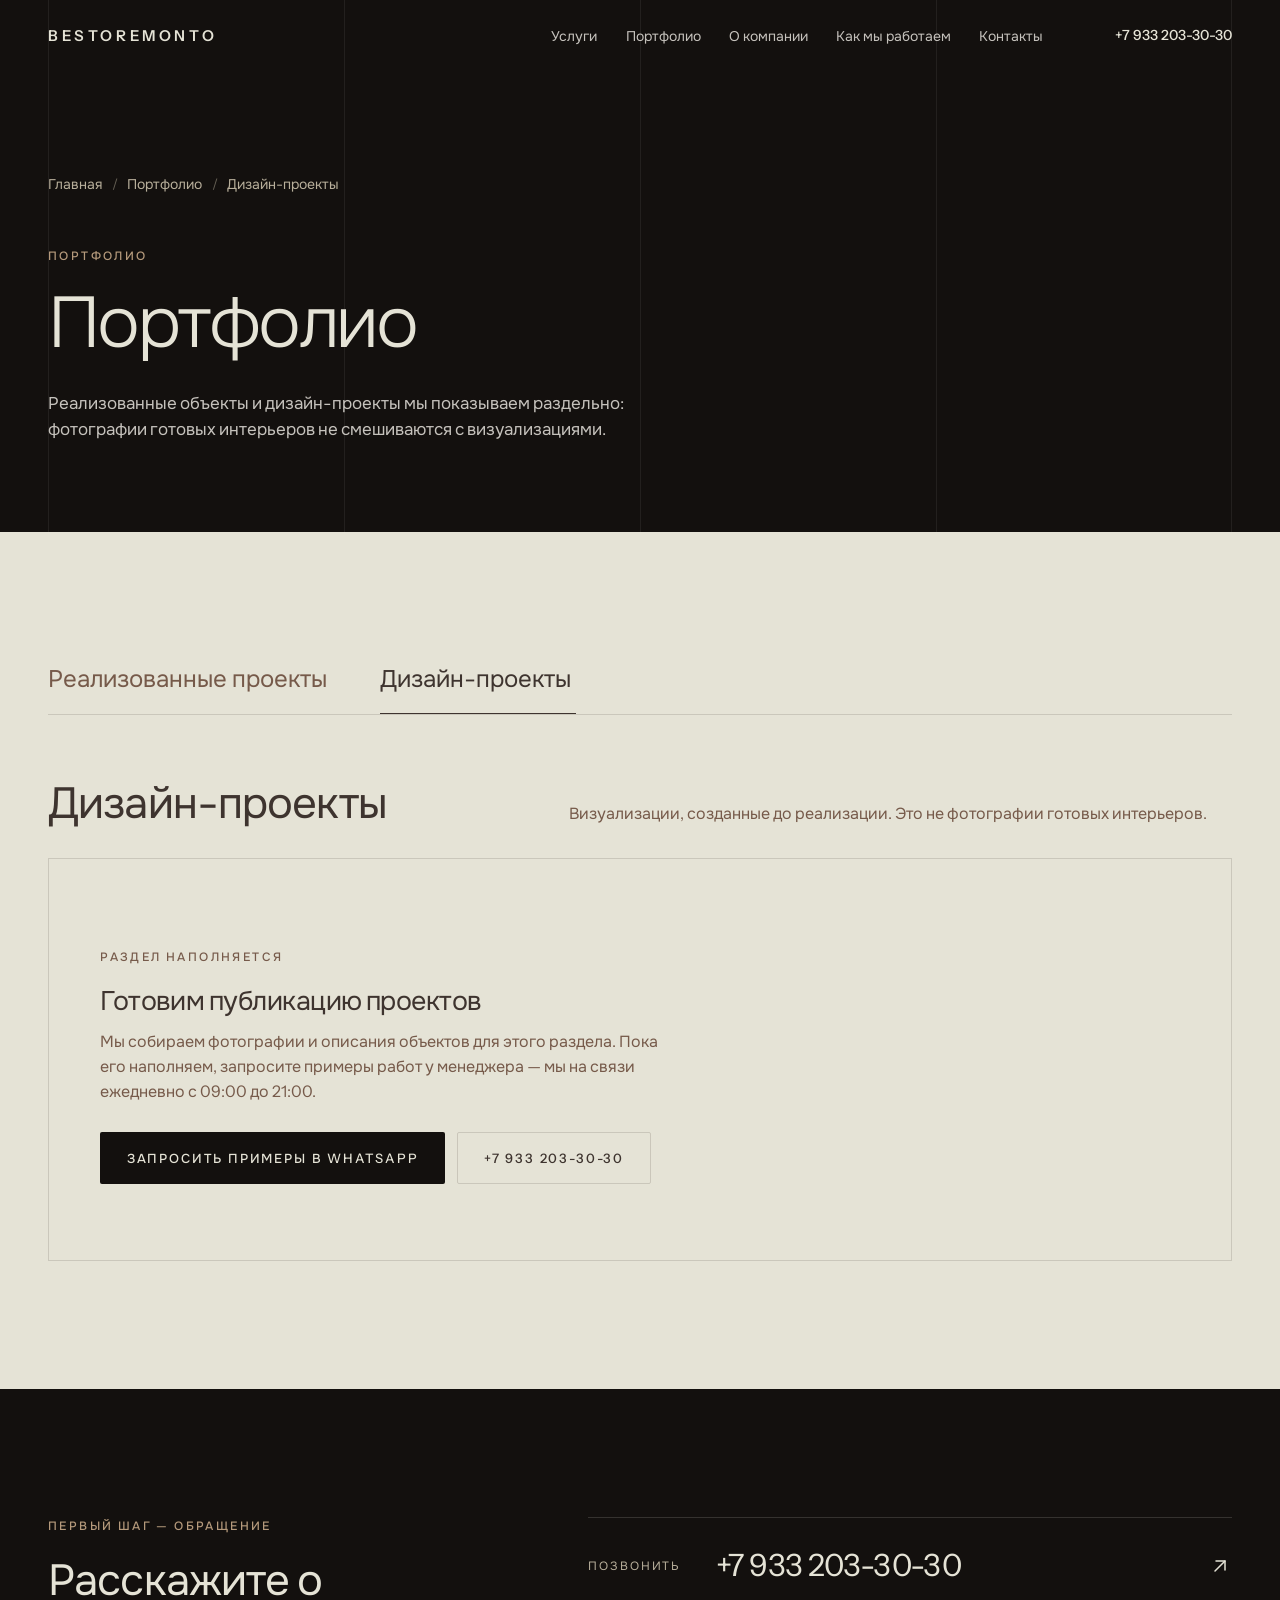
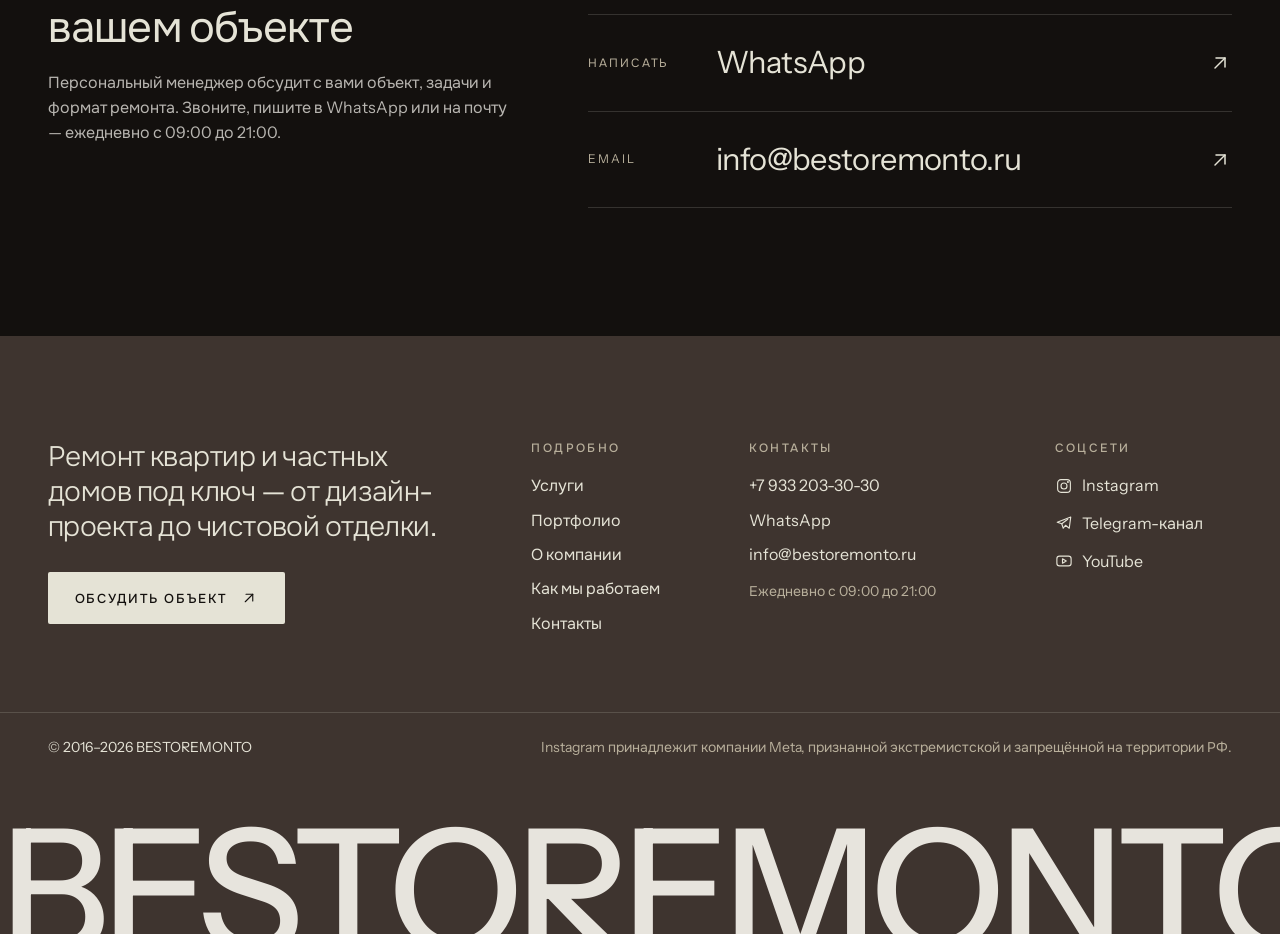
<file: portfolio/dizain-proekty/index.html>
<!doctype html>
<html lang="ru">
<head>
<meta charset="utf-8">
<meta name="viewport" content="width=device-width, initial-scale=1">
<title>Портфолио: дизайн-проекты интерьеров — BESTOREMONTO</title>
<meta name="description" content="Визуализации дизайн-проектов BESTOREMONTO, созданные до реализации. Фильтры по площади, уровню проекта и ЖК.">

<link rel="canonical" href="https://bestoremonto.ru/portfolio/dizain-proekty/">
<meta property="og:type" content="website">
<meta property="og:site_name" content="BESTOREMONTO">
<meta property="og:title" content="Портфолио: дизайн-проекты интерьеров — BESTOREMONTO">
<meta property="og:description" content="Визуализации дизайн-проектов BESTOREMONTO, созданные до реализации. Фильтры по площади, уровню проекта и ЖК.">
<meta property="og:url" content="https://bestoremonto.ru/portfolio/dizain-proekty/">
<meta property="og:locale" content="ru_RU">
<meta name="theme-color" content="#0c0d0b">
<link rel="icon" href="/static/img/favicon.svg" type="image/svg+xml">
<link rel="preconnect" href="https://fonts.googleapis.com">
<link rel="preconnect" href="https://fonts.gstatic.com" crossorigin>
<link rel="stylesheet" href="https://fonts.googleapis.com/css2?family=Instrument+Sans:wght@400;500;600;700&amp;family=Onest:wght@400;500;600;700&amp;display=swap">
<link rel="stylesheet" href="/static/css/main.css?v=712331a9">
<script>document.documentElement.classList.add('js')</script>
<script src="/static/js/main.js?v=78c558a8" defer></script>


</head>
<body class="">

<a class="skip-link" href="#main">Перейти к содержанию</a>
<header class="site-header" data-header>
  <div class="header-inner">
    <a class="logo" href="/" aria-label="BESTOREMONTO — на главную">BESTOREMONTO</a>
    <nav class="main-nav" aria-label="Основная навигация"><ul><li><a href="/#work-we-do">Услуги</a></li><li><a href="/#recent-work">Портфолио</a></li><li><a href="/#about">О компании</a></li><li><a href="/#how-a-job-goes">Как мы работаем</a></li><li><a href="/#contacts">Контакты</a></li></ul></nav>
    <div class="header-actions">
      <a class="header-phone" href="tel:+79332033030">+7 933 203-30-30</a>
      <button class="menu-btn" type="button" aria-expanded="false" aria-controls="mobile-menu" data-menu-open>
        <span class="menu-btn-label">Меню</span><svg class="ico" viewBox="0 0 24 24" fill="none" stroke="currentColor" stroke-width="1.5" stroke-linecap="round" stroke-linejoin="round" aria-hidden="true" focusable="false"><path d="M3 8h18"/><path d="M3 16h18"/></svg>
      </button>
    </div>
  </div>
</header>
<div class="mobile-menu" id="mobile-menu" role="dialog" aria-modal="true" aria-label="Меню" hidden data-menu>
  <div class="mm-top">
    <a class="logo" href="/">BESTOREMONTO</a>
    <button class="menu-btn" type="button" data-menu-close aria-label="Закрыть меню"><svg class="ico" viewBox="0 0 24 24" fill="none" stroke="currentColor" stroke-width="1.5" stroke-linecap="round" stroke-linejoin="round" aria-hidden="true" focusable="false"><path d="M5 5l14 14"/><path d="M19 5 5 19"/></svg></button>
  </div>
  <nav aria-label="Мобильная навигация"><ul class="mm-links"><li><a href="/#work-we-do"><span class="mm-n">01</span>Услуги</a></li><li><a href="/#recent-work"><span class="mm-n">02</span>Портфолио</a></li><li><a href="/#about"><span class="mm-n">03</span>О компании</a></li><li><a href="/#how-a-job-goes"><span class="mm-n">04</span>Как мы работаем</a></li><li><a href="/#contacts"><span class="mm-n">05</span>Контакты</a></li></ul></nav>
  <div class="mm-contacts">
    <a href="tel:+79332033030">+7 933 203-30-30</a>
    <a href="https://wa.me/79332033030" target="_blank" rel="noopener">WhatsApp</a>
    <a href="mailto:info@bestoremonto.ru">info@bestoremonto.ru</a>
    <p>Ежедневно с 09:00 до 21:00</p>
  </div>
</div>
<main id="main" tabindex="-1">

<section class="page-hero">
  <div class="gridlines" aria-hidden="true"><span></span><span></span><span></span><span></span></div>
  <div class="container page-hero-inner">
    <nav class="crumbs" aria-label="Навигационная цепочка"><ol><li><a href="/">Главная</a></li><li><a href="/portfolio/">Портфолио</a></li><li aria-current="page">Дизайн-проекты</li></ol></nav>
    <p class="eyebrow reveal">Портфолио</p>
    <h1 class="page-title reveal">Портфолио</h1>
    <p class="page-hero-lead">Реализованные объекты и дизайн-проекты мы показываем раздельно: фотографии готовых интерьеров не смешиваются с визуализациями.</p>
    
  </div>
</section>
<section class="section section-light catalog" aria-labelledby="catalog-title" data-catalog>
  <div class="container">
    <nav class="catalog-tabs" aria-label="Категории портфолио"><ul><li><a href="/portfolio/">Реализованные проекты<sup></sup></a></li><li><a href="/portfolio/dizain-proekty/" aria-current="page">Дизайн-проекты<sup></sup></a></li></ul></nav>
    <div class="catalog-head">
      <h2 class="h2" id="catalog-title">Дизайн-проекты</h2>
      <p class="catalog-note">Визуализации, созданные до реализации. Это не фотографии готовых интерьеров.</p>
    </div>
    
    <div class="pending-state">
      <p class="eyebrow">Раздел наполняется</p>
      <h2 class="h3">Готовим публикацию проектов</h2>
      <p>Мы собираем фотографии и описания объектов для этого раздела. Пока его наполняем, запросите примеры работ у менеджера — мы на связи ежедневно с 09:00 до 21:00.</p>
      <div class="pending-actions">
        <a class="btn btn-dark" href="https://wa.me/79332033030" target="_blank" rel="noopener">Запросить примеры в WhatsApp</a>
        <a class="btn btn-ghost-dark" href="tel:+79332033030">+7 933 203-30-30</a>
        
      </div>
    </div>
  </div>
</section>
<section class="cta-block" id="contacts" aria-labelledby="cta-title">
  
  <div class="container cta-grid">
    <div>
      <p class="eyebrow">Первый шаг — обращение</p>
      <h2 class="h2" id="cta-title">Расскажите о вашем объекте</h2>
      <p class="cta-text">Персональный менеджер обсудит с вами объект, задачи и формат ремонта. Звоните, пишите в WhatsApp или на почту — ежедневно с 09:00 до 21:00.</p>
    </div>
    <ul class="cta-actions">
      <li><a class="cta-link" href="tel:+79332033030"><span class="cta-link-label">Позвонить</span><span class="cta-link-value">+7 933 203-30-30</span><svg class="ico" viewBox="0 0 24 24" fill="none" stroke="currentColor" stroke-width="1.5" stroke-linecap="round" stroke-linejoin="round" aria-hidden="true" focusable="false"><path d="M7 17 17 7"/><path d="M8 7h9v9"/></svg></a></li>
      <li><a class="cta-link" href="https://wa.me/79332033030" target="_blank" rel="noopener"><span class="cta-link-label">Написать</span><span class="cta-link-value">WhatsApp</span><svg class="ico" viewBox="0 0 24 24" fill="none" stroke="currentColor" stroke-width="1.5" stroke-linecap="round" stroke-linejoin="round" aria-hidden="true" focusable="false"><path d="M7 17 17 7"/><path d="M8 7h9v9"/></svg></a></li>
      <li><a class="cta-link" href="mailto:info@bestoremonto.ru"><span class="cta-link-label">Email</span><span class="cta-link-value">info@bestoremonto.ru</span><svg class="ico" viewBox="0 0 24 24" fill="none" stroke="currentColor" stroke-width="1.5" stroke-linecap="round" stroke-linejoin="round" aria-hidden="true" focusable="false"><path d="M7 17 17 7"/><path d="M8 7h9v9"/></svg></a></li>
    </ul>
  </div>
</section>

</main>
<footer class="site-footer">
  <div class="container footer-grid">
    <div class="footer-lead">
      <p class="footer-claim">Ремонт квартир и частных домов под ключ — от дизайн-проекта до чистовой отделки.</p>
      <a class="btn btn-light" href="/kontakty/">Обсудить объект <svg class="ico" viewBox="0 0 24 24" fill="none" stroke="currentColor" stroke-width="1.5" stroke-linecap="round" stroke-linejoin="round" aria-hidden="true" focusable="false"><path d="M7 17 17 7"/><path d="M8 7h9v9"/></svg></a>
    </div>
    <nav class="footer-col" aria-label="Разделы сайта">
      <h2 class="eyebrow">Подробно</h2>
      <ul><li><a href="/uslugi/">Услуги</a></li><li><a href="/portfolio/">Портфолио</a></li><li><a href="/o-kompanii/">О компании</a></li><li><a href="/kak-my-rabotaem/">Как мы работаем</a></li><li><a href="/kontakty/">Контакты</a></li></ul>
    </nav>
    <div class="footer-col">
      <h2 class="eyebrow">Контакты</h2>
      <ul>
        <li><a href="tel:+79332033030">+7 933 203-30-30</a></li>
        <li><a href="https://wa.me/79332033030" target="_blank" rel="noopener">WhatsApp</a></li>
        <li><a href="mailto:info@bestoremonto.ru">info@bestoremonto.ru</a></li>
      </ul>
      <p class="footer-muted">Ежедневно с 09:00 до 21:00</p>
      
    </div>
    <div class="footer-col">
      <h2 class="eyebrow">Соцсети</h2>
      <ul class="footer-social"><li><a href="https://www.instagram.com/bestoremonto.ru/" target="_blank" rel="noopener"><svg class="ico" viewBox="0 0 24 24" fill="none" stroke="currentColor" stroke-width="1.5" stroke-linecap="round" stroke-linejoin="round" aria-hidden="true" focusable="false"><rect x="3.5" y="3.5" width="17" height="17" rx="4.5"/><circle cx="12" cy="12" r="4"/><circle cx="17.2" cy="6.8" r=".6" fill="currentColor"/></svg><span>Instagram</span></a></li><li><a href="https://t.me/bestoremonto" target="_blank" rel="noopener"><svg class="ico" viewBox="0 0 24 24" fill="none" stroke="currentColor" stroke-width="1.5" stroke-linecap="round" stroke-linejoin="round" aria-hidden="true" focusable="false"><path d="M21 4 3 11l6 2 2 6 3-4 5 4z"/><path d="m9 13 8-6"/></svg><span>Telegram-канал</span></a></li><li><a href="https://youtube.com/@bestoremonto" target="_blank" rel="noopener"><svg class="ico" viewBox="0 0 24 24" fill="none" stroke="currentColor" stroke-width="1.5" stroke-linecap="round" stroke-linejoin="round" aria-hidden="true" focusable="false"><rect x="2.5" y="5.5" width="19" height="13" rx="3.5"/><path d="m10 9 5 3-5 3z"/></svg><span>YouTube</span></a></li></ul>
    </div>
  </div>
  <div class="container footer-bottom">
    <p>© 2016–2026 BESTOREMONTO</p>
    <p class="footer-muted">Instagram принадлежит компании Meta, признанной экстремистской и запрещённой на территории РФ.</p>
  </div>
  <p class="footer-wordmark" aria-hidden="true">BESTOREMONTO</p>
</footer>
</body>
</html>
</file>
<file: static/css/main.css>
/* BESTOREMONTO — визуальная система.
   Палитра и приёмы (тонкие линии сетки, капс с разрядкой, большой логотип в подвале)
   развивают референс из _reference/keld-template.html. Токены собраны в :root —
   при появлении фирменного стиля достаточно заменить значения здесь. */

:root{
  /* Тёплая палитра: пять нейтралей от шоколада до крема плюс три акцента.
     Значения 3E342F, 765A4A, 917961, B8AF9B, E5E3D6, 697B83, 573742, 543030
     сняты с присланного образца; фоны — затемнения того же шоколадного тона,
     --c-accent осветлён до B59A7C ради контраста мелкого текста на тёмном. */
  --c-ink-950:#13100E;
  --c-ink-900:#1A1613;
  --c-ink-800:#231D18;
  --c-forest:#3E342F;
  --c-sand-100:#E5E3D6;
  --c-sand-200:#D7D3C3;
  --c-sand-300:#B8AF9B;
  --c-text:#3E342F;
  --c-text-muted:#765A4A;
  --c-light:#E5E3D6;
  --c-light-muted:#B8AF9B;
  --c-accent:#B59A7C;       /* тёплый коричневый — на тёмном фоне */
  --c-accent-deep:#765A4A;  /* он же на светлом, AA для текста */
  --c-slate:#697B83;        /* пыльно-синий — запасной акцент */
  --c-plum:#573742;
  --c-wine:#543030;

  --line-on-dark:rgb(229 227 214 / .16);
  --line-on-light:rgb(62 52 47 / .16);

  /* У Instrument Sans нет кириллицы — для русского текста браузер пословно
     подставляет Onest, близкий по характеру гротеск. Порядок важен. */
  --font:"Instrument Sans","Onest","Helvetica Neue",Arial,system-ui,sans-serif;

  --fs-display:clamp(2.6rem,7.4vw,7.75rem);
  --fs-h1:clamp(2.4rem,5.6vw,5.5rem);
  --fs-h2:clamp(1.85rem,3.4vw,3.25rem);
  --fs-h3:clamp(1.4rem,2.1vw,2rem);
  --fs-h4:1.125rem;
  --fs-lead:clamp(1.0625rem,1.25vw,1.25rem);
  --fs-body:1rem;
  --fs-small:.875rem;
  --fs-eyebrow:.75rem;

  --track-tight:-.035em;
  --track-title:-.02em;
  --track-caps:.2em;

  --gutter:clamp(16px,4vw,48px);
  --container:1440px;
  --section-y:clamp(72px,10vw,152px);
  --header-h:72px;

  --ease:cubic-bezier(.25,1,.5,1);
  --ease-in:cubic-bezier(.2,0,0,1);
  --dur:.35s;
}

/* ───────────── base ───────────── */
*,*::before,*::after{box-sizing:border-box}
html{-webkit-text-size-adjust:100%;scroll-padding-top:calc(var(--header-h) + 16px)}
@media (prefers-reduced-motion:no-preference){html{scroll-behavior:smooth}}
body{
  margin:0;font-family:var(--font);font-size:var(--fs-body);line-height:1.55;font-weight:400;
  background:var(--c-ink-950);color:var(--c-light);
  -webkit-font-smoothing:antialiased;-moz-osx-font-smoothing:grayscale;overflow-x:clip;
}
img,svg,video{display:block;max-width:100%}
img{height:auto}
a{color:inherit;text-decoration:none}
button{font:inherit;color:inherit;background:none;border:0;padding:0;cursor:pointer}
h1,h2,h3,h4,p,dl,dd,figure,blockquote{margin:0}
ul,ol{list-style:none;margin:0;padding:0}
fieldset{border:0;margin:0;padding:0;min-width:0}
legend{padding:0}
:focus-visible{outline:2px solid currentColor;outline-offset:3px}
main:focus{outline:none}
.visually-hidden{position:absolute!important;width:1px;height:1px;overflow:hidden;clip:rect(0 0 0 0);white-space:nowrap}
.skip-link{position:fixed;left:16px;top:-80px;z-index:200;background:var(--c-light);color:var(--c-text);padding:12px 18px;transition:top .2s}
.skip-link:focus{top:12px}
.ico{width:1.125rem;height:1.125rem;flex:none}

.container{width:100%;max-width:var(--container);margin-inline:auto;padding-inline:var(--gutter)}

/* ───────────── type ───────────── */
.eyebrow{
  font-size:var(--fs-eyebrow);font-weight:500;letter-spacing:var(--track-caps);text-transform:uppercase;
  color:var(--c-text-muted);margin:0 0 1.25rem;
}
.h2{font-size:var(--fs-h2);font-weight:400;line-height:1.08;letter-spacing:var(--track-title);text-wrap:balance}
.h3{font-size:var(--fs-h3);font-weight:400;line-height:1.15;letter-spacing:var(--track-title)}
.h4{font-size:var(--fs-h4);font-weight:500;line-height:1.3;letter-spacing:-.01em;margin-bottom:.5rem}
.muted{color:var(--c-text-muted)}
.small{font-size:var(--fs-small)}
.statement{font-size:clamp(1.5rem,2.9vw,2.75rem);font-weight:300;line-height:1.18;letter-spacing:var(--track-title);text-wrap:pretty}

/* ───────────── buttons & links ───────────── */
.btn{
  display:inline-flex;align-items:center;gap:.75rem;min-height:52px;padding:0 1.6rem;
  font-size:.8125rem;font-weight:500;letter-spacing:.14em;text-transform:uppercase;border:1px solid transparent;
  border-radius:2px;transition:background-color var(--dur) var(--ease),color var(--dur) var(--ease),border-color var(--dur) var(--ease),translate var(--dur) var(--ease);
}
.btn .ico{transition:transform var(--dur) var(--ease)}
.btn:hover .ico,.text-link:hover .ico,.cta-link:hover .ico,.cat-card a:hover .ico{transform:translate(2px,-2px)}
.btn-light{background:var(--c-light);color:var(--c-ink-950)}
.btn-light:hover{background:#fff}
.btn-ghost{border-color:var(--line-on-dark);color:var(--c-light)}
.btn-ghost:hover{border-color:var(--c-light)}
.btn-dark{background:var(--c-ink-950);color:var(--c-light)}
.btn-dark:hover{background:var(--c-ink-800)}
.btn-ghost-dark{border-color:var(--line-on-light);color:var(--c-text)}
.btn-ghost-dark:hover{border-color:var(--c-text)}
.text-link{
  display:inline-flex;align-items:center;gap:.5rem;margin-top:2rem;padding-bottom:4px;
  font-size:.8125rem;font-weight:500;letter-spacing:.14em;text-transform:uppercase;
  border-bottom:1px solid currentColor;
}
.text-link .ico{transition:transform var(--dur) var(--ease)}
.text-btn{display:inline-flex;align-items:center;gap:.4rem;font-size:var(--fs-small);border-bottom:1px solid currentColor;padding-bottom:2px}
.text-btn .ico{width:.9rem;height:.9rem}

/* ───────────── header ───────────── */
.site-header{
  position:fixed;inset:0 0 auto;z-index:100;height:var(--header-h);color:var(--c-light);
  transition:background-color var(--dur) var(--ease),border-color var(--dur) var(--ease),translate .4s var(--ease);
  border-bottom:1px solid transparent;
}
.site-header.is-scrolled{
  background:rgb(12 13 11 / .82);border-bottom-color:var(--line-on-dark);
  backdrop-filter:blur(18px);-webkit-backdrop-filter:blur(18px);
}
.site-header.is-hidden{translate:0 -100%}
.header-inner{height:100%;max-width:var(--container);margin-inline:auto;padding-inline:var(--gutter);display:flex;align-items:center;gap:2rem}
.logo{font-size:.9375rem;font-weight:600;letter-spacing:.24em;white-space:nowrap}
.main-nav{margin-left:auto;display:none}
.main-nav ul{display:flex;gap:clamp(1.25rem,2.2vw,2.5rem)}
.main-nav a{position:relative;font-size:.875rem;padding:.5rem 0;color:rgb(242 239 233 / .8);transition:color var(--dur)}
.main-nav a:hover,.main-nav a[aria-current="page"]{color:var(--c-light)}
.main-nav a::after{content:"";position:absolute;left:0;right:0;bottom:0;height:1px;background:currentColor;transform:scaleX(0);transform-origin:left;transition:transform var(--dur) var(--ease)}
.main-nav a:hover::after,.main-nav a[aria-current="page"]::after{transform:scaleX(1)}
.header-actions{margin-left:auto;display:flex;align-items:center;gap:1.25rem}
.header-phone{display:none;font-size:.875rem;font-weight:500;white-space:nowrap}
.menu-btn{display:inline-flex;align-items:center;gap:.6rem;min-height:44px;min-width:44px;justify-content:center;font-size:.75rem;letter-spacing:.18em;text-transform:uppercase}
.menu-btn .ico{width:1.5rem;height:1.5rem}
@media (min-width:640px){.header-phone{display:inline}}
@media (min-width:1100px){
  .main-nav{display:block}
  .header-actions{margin-left:2.5rem}
  .header-actions .menu-btn{display:none}
}

.mobile-menu{
  position:fixed;inset:0;z-index:150;background:var(--c-ink-950);color:var(--c-light);
  display:flex;flex-direction:column;padding:0 var(--gutter) 32px;overflow-y:auto;
}
.mobile-menu[hidden]{display:none}
.mm-top{height:var(--header-h);display:flex;align-items:center;justify-content:space-between;flex:none}
.mm-links{margin-top:clamp(24px,6vh,64px);border-top:1px solid var(--line-on-dark)}
.mm-links a{display:flex;align-items:baseline;gap:1rem;padding:1.1rem 0;border-bottom:1px solid var(--line-on-dark);font-size:clamp(1.75rem,7vw,2.75rem);font-weight:300;letter-spacing:var(--track-title)}
.mm-links a[aria-current="page"]{color:var(--c-accent)}
.mm-n{font-size:.75rem;letter-spacing:.15em;color:var(--c-light-muted)}
.mm-contacts{margin-top:auto;padding-top:40px;display:grid;gap:.6rem;font-size:1.0625rem}
.mm-contacts p{color:var(--c-light-muted);font-size:var(--fs-small)}
@media (prefers-reduced-motion:no-preference){
  .mobile-menu:not([hidden]){animation:menu-in .35s var(--ease)}
  @keyframes menu-in{from{opacity:0}to{opacity:1}}
}

/* ───────────── gridlines ───────────── */
.gridlines{position:absolute;inset:0;margin-inline:auto;max-width:var(--container);padding-inline:var(--gutter);display:grid;grid-template-columns:repeat(4,1fr);pointer-events:none}
.gridlines>span{border-left:1px solid rgb(242 239 233 / .07)}
.gridlines>span:last-child{border-right:1px solid rgb(242 239 233 / .07)}
@media (max-width:699px){.gridlines{grid-template-columns:repeat(2,1fr)}.gridlines>span:nth-child(n+3){display:none}.gridlines>span:nth-child(2){border-right:1px solid rgb(242 239 233 / .07)}}

/* ───────────── home hero ───────────── */
.hero{
  position:relative;min-height:100svh;background:var(--c-ink-950);color:var(--c-light);
  display:flex;flex-direction:column;justify-content:flex-end;overflow:hidden;
  padding-top:calc(var(--header-h) + 40px);
}
.hero-bg{position:absolute;inset:0}
.hero-bg img{width:100%;height:100%;object-fit:cover}
.hero-bg::after{content:"";position:absolute;inset:0;background:linear-gradient(180deg,rgb(12 13 11 / .45),rgb(12 13 11 / .25) 40%,rgb(12 13 11 / .85))}
.hero-inner{position:relative;display:grid;gap:40px;align-items:end;padding-bottom:clamp(40px,6vw,72px)}
.hero-eyebrow{color:var(--c-accent)}
.hero-title{font-size:var(--fs-display);font-weight:300;line-height:.95;letter-spacing:var(--track-tight)}
.hero-title .line{display:block}
.hero-title .line-muted{color:var(--c-light-muted)}
.hero-lead{max-width:34rem;margin-top:clamp(24px,3vw,40px);font-size:var(--fs-lead);line-height:1.5;color:rgb(242 239 233 / .82)}
.hero-actions{display:flex;flex-wrap:wrap;gap:12px;margin-top:clamp(28px,3.5vw,44px)}
.hero-art{display:none;color:var(--c-accent)}
.plan-drawing{width:100%;height:auto;opacity:.55}
@media (min-width:1000px){
  .hero-inner{grid-template-columns:minmax(0,7fr) minmax(0,4fr)}
  .hero-art{display:block;padding-bottom:12px}
}
.hero-facts{position:relative}
.hero-stats{display:grid;grid-template-columns:repeat(2,1fr);border-top:1px solid var(--line-on-dark)}
.hero-stats>div{padding:20px 0 28px}
.hero-stats>div:nth-child(odd){padding-right:16px}
.hero-stats dt{font-size:var(--fs-eyebrow);letter-spacing:.16em;text-transform:uppercase;color:var(--c-light-muted);order:2}
.hero-stats dd{font-size:clamp(1.35rem,2.2vw,2rem);font-weight:300;letter-spacing:var(--track-title);margin-top:6px}
.hero-stats>div{display:flex;flex-direction:column-reverse;justify-content:flex-end}
@media (min-width:800px){.hero-stats{grid-template-columns:repeat(4,1fr)}.hero-stats>div{padding-right:16px}}

@media (prefers-reduced-motion:no-preference){
  .hero-title .line,.hero-lead,.hero-actions,.hero-eyebrow{animation:rise .9s var(--ease-in) both}
  .hero-title .line:nth-child(2){animation-delay:.08s}
  .hero-title .line:nth-child(3){animation-delay:.16s}
  .hero-lead{animation-delay:.28s}
  .hero-actions{animation-delay:.36s}
  @keyframes rise{from{opacity:0;transform:translateY(28px)}to{opacity:1;transform:none}}
  .plan-walls path{stroke-dasharray:2400;stroke-dashoffset:2400;animation:draw 2.6s .3s var(--ease-in) forwards}
  .plan-thin{opacity:0;animation:fade 1.2s 1.6s forwards}
  @keyframes draw{to{stroke-dashoffset:0}}
  @keyframes fade{to{opacity:1}}
}

/* ───────────── page hero ───────────── */
.page-hero{position:relative;background:var(--c-ink-950);color:var(--c-light);overflow:hidden}
.page-hero-inner{position:relative;padding-top:calc(var(--header-h) + clamp(48px,8vw,120px));padding-bottom:clamp(56px,7vw,104px)}
.page-hero .eyebrow{color:var(--c-accent)}
.page-title{font-size:var(--fs-h1);font-weight:300;line-height:1;letter-spacing:var(--track-tight);max-width:18ch;text-wrap:balance}
.page-hero-lead{max-width:40rem;margin-top:clamp(20px,2.5vw,32px);font-size:var(--fs-lead);color:rgb(242 239 233 / .8)}
.crumbs{margin-bottom:clamp(28px,4vw,56px)}
.crumbs ol{display:flex;flex-wrap:wrap;gap:.25rem .6rem;font-size:var(--fs-small);color:var(--c-light-muted)}
.crumbs li+li::before{content:"/";margin-right:.6rem;opacity:.5}
.crumbs a:hover{color:var(--c-light)}
.page-toc{margin-top:clamp(28px,4vw,48px)}
.page-toc ul{display:flex;flex-wrap:wrap;gap:8px}
.page-toc a{display:inline-flex;min-height:40px;align-items:center;padding:0 1rem;border:1px solid var(--line-on-dark);border-radius:999px;font-size:var(--fs-small);transition:border-color var(--dur)}
.page-toc a:hover{border-color:var(--c-light)}
.demo-note{margin-top:1.5rem;display:inline-block;padding:.5rem .9rem;border:1px dashed var(--c-accent);color:var(--c-accent);font-size:var(--fs-small)}

/* ───────────── sections ───────────── */
.section{padding-block:var(--section-y)}
.section-light{background:var(--c-sand-100);color:var(--c-text)}
.section-sunken{background:var(--c-sand-200);color:var(--c-text)}
.section-dark{background:var(--c-ink-900);color:var(--c-light)}
.section-dark .eyebrow{color:var(--c-accent)}
.section-dark .muted,.section-dark p{color:rgb(242 239 233 / .78)}
.section-dark .h2,.section-dark h3{color:var(--c-light)}
.section-head{margin-bottom:clamp(40px,5vw,72px);max-width:56rem}
.section-head--split{max-width:none;display:grid;gap:24px;align-items:end}
.section-head .text-link{margin-top:1.25rem}
.section-lead{font-size:var(--fs-lead);line-height:1.5;color:var(--c-text-muted);max-width:36rem}
.section-dark .section-lead{color:rgb(242 239 233 / .74)}
@media (min-width:900px){
  .section-head--split{grid-template-columns:minmax(0,7fr) minmax(0,5fr);gap:48px}
  .section-head--split>:last-child{justify-self:end}
  .section-head--split .h2{max-width:20ch}
}

/* intro */
.intro-grid{display:grid;gap:8px;margin-bottom:clamp(56px,7vw,112px)}
.intro-grid .text-link{margin-top:2.25rem}
@media (min-width:900px){.intro-grid{grid-template-columns:3fr 9fr;gap:48px}}

/* stats */
.stats{display:grid;grid-template-columns:repeat(2,1fr);gap:0 16px}
.stat{border-top:1px solid var(--line-on-light);padding:20px 0 28px;display:flex;flex-direction:column-reverse;justify-content:flex-end}
.stat dt{font-size:var(--fs-small);color:var(--c-text-muted);max-width:14rem;margin-top:8px}
.stat dd{display:flex;align-items:baseline;gap:.4rem}
.stat-value{font-size:clamp(2.25rem,4.4vw,4.25rem);font-weight:300;line-height:1;letter-spacing:var(--track-tight)}
.stat-unit{font-size:var(--fs-lead);color:var(--c-text-muted)}
@media (min-width:1000px){.stats{grid-template-columns:repeat(5,1fr);gap:0 24px}}

/* portfolio entry */
.cat-cards{display:grid;gap:16px;margin-bottom:clamp(40px,5vw,64px)}
@media (min-width:800px){.cat-cards{grid-template-columns:1fr 1fr}}
.cat-card a{
  position:relative;display:flex;flex-direction:column;min-height:clamp(200px,20vw,260px);padding:clamp(24px,3vw,40px);
  border:1px solid var(--line-on-light);transition:background-color var(--dur) var(--ease),border-color var(--dur) var(--ease);
}
.cat-card a:hover{background:var(--c-ink-950);color:var(--c-light);border-color:var(--c-ink-950)}
.cat-card a:hover .cat-text,.cat-card a:hover .cat-count{color:rgb(242 239 233 / .72)}
.cat-label{font-size:var(--fs-h3);font-weight:400;letter-spacing:var(--track-title);padding-right:40px}
.cat-text{margin-top:.75rem;color:var(--c-text-muted);max-width:28rem;transition:color var(--dur)}
.cat-count{margin-top:auto;padding-top:24px;font-size:var(--fs-eyebrow);letter-spacing:.16em;text-transform:uppercase;color:var(--c-text-muted)}
.cat-card .ico{position:absolute;top:clamp(24px,3vw,40px);right:clamp(24px,3vw,40px);width:1.5rem;height:1.5rem;transition:transform var(--dur) var(--ease)}

/* project grid & cards */
.project-grid{display:grid;gap:clamp(32px,3vw,48px) clamp(16px,2vw,28px);grid-template-columns:1fr}
@media (min-width:640px){.project-grid{grid-template-columns:repeat(2,1fr)}}
@media (min-width:1100px){.project-grid{grid-template-columns:repeat(3,1fr)}}
.project-card[hidden]{display:none}
.card-link{display:block}
.card-media{position:relative;display:block;aspect-ratio:4/3;overflow:hidden;background:var(--c-sand-300)}
.card-media img{width:100%;height:100%;object-fit:cover;transition:transform 1s var(--ease)}
.card-link:hover .card-media img{transform:scale(1.035)}
.card-noimage{display:grid;place-items:center;height:100%;font-size:var(--fs-small);color:var(--c-text-muted)}
.card-kind{position:absolute;left:12px;top:12px;padding:6px 10px;font-size:.6875rem;letter-spacing:.14em;text-transform:uppercase;background:rgb(12 13 11 / .62);color:var(--c-light);backdrop-filter:blur(8px);-webkit-backdrop-filter:blur(8px)}
.badge-demo{position:absolute;right:12px;top:12px;padding:6px 10px;font-size:.6875rem;letter-spacing:.14em;text-transform:uppercase;background:var(--c-accent);color:var(--c-ink-950)}
.card-body{display:block;padding-top:16px}
.card-title{font-size:1.25rem;font-weight:400;letter-spacing:-.01em;line-height:1.25}
.card-link:hover .card-title{text-decoration:underline;text-underline-offset:4px;text-decoration-thickness:1px}
.card-meta{display:block;margin-top:6px;font-size:var(--fs-small);color:var(--c-text-muted)}

@media (min-width:900px){
  .project-grid--featured{grid-template-columns:repeat(12,1fr)}
  .project-grid--featured .project-card{grid-column:span 4}
  .project-grid--featured .project-card:nth-child(6n+1){grid-column:span 7}
  .project-grid--featured .project-card:nth-child(6n+2){grid-column:span 5}
  .project-grid--featured .project-card:nth-child(6n+3){grid-column:span 5}
  .project-grid--featured .project-card:nth-child(6n+4){grid-column:span 7}
  .project-grid--featured .project-card:nth-child(6n+5),.project-grid--featured .project-card:nth-child(6n){grid-column:span 6}
  .project-grid--featured .card-media{aspect-ratio:auto;height:clamp(300px,34vw,540px)}
}

/* principles */
.principles{display:grid;border-top:1px solid var(--line-on-dark)}
.principle{padding:28px 0 36px;border-bottom:1px solid var(--line-on-dark);display:grid;gap:10px}
.principle-n{font-size:var(--fs-eyebrow);letter-spacing:.16em;color:var(--c-accent)}
.principle-title{font-size:1.375rem;font-weight:400;letter-spacing:-.01em}
.principle p{max-width:26rem}
@media (min-width:700px){.principles{grid-template-columns:repeat(2,1fr);column-gap:32px}}
@media (min-width:1100px){
  .principles{grid-template-columns:repeat(3,1fr);column-gap:0}
  .principle{padding:36px 32px 48px 0}
  .principle:not(:nth-child(3n+1)){padding-left:32px;border-left:1px solid var(--line-on-dark)}
}

/* split */
.split{display:grid;gap:48px;align-items:center}
.split-copy p{margin-top:1.5rem;max-width:34rem;color:var(--c-text-muted);font-size:var(--fs-lead)}
.section-dark .split-copy p{color:rgb(242 239 233 / .74)}
.split-art{color:var(--c-accent-deep)}
.section-dark .split-art{color:var(--c-accent)}
.scheme-drawing{width:100%;height:auto}
@media (min-width:900px){.split{grid-template-columns:6fr 5fr;gap:80px}}
@media (prefers-reduced-motion:no-preference){
  .scheme-lines path{stroke-dasharray:1400;stroke-dashoffset:1400;transition:stroke-dashoffset 2.4s var(--ease-in)}
  .reveal-ready .split-art.is-in .scheme-lines path,.split-art:not(.reveal) .scheme-lines path{stroke-dashoffset:0}
}

/* payment flow */
.pay-flow{display:grid;gap:0;counter-reset:pay}
.pay-step{position:relative;padding:0 0 32px 56px}
.pay-step::before{content:"";position:absolute;left:17px;top:36px;bottom:0;width:1px;background:var(--line-on-light)}
.pay-step:last-child::before{display:none}
.pay-n{position:absolute;left:0;top:0;width:36px;height:36px;border-radius:50%;border:1px solid var(--line-on-light);display:grid;place-items:center;font-size:var(--fs-small)}
.pay-step:last-child .pay-n{background:var(--c-ink-950);color:var(--c-light);border-color:var(--c-ink-950)}
.pay-title{font-size:1.125rem;font-weight:500;margin:6px 0 6px}
.pay-step p{color:var(--c-text-muted);max-width:22rem}
@media (min-width:1000px){
  .pay-flow{grid-template-columns:repeat(5,1fr)}
  .pay-step{padding:56px 24px 0 0}
  .pay-step::before{left:44px;right:0;top:18px;bottom:auto;width:auto;height:1px}
  .pay-step:last-child::before{display:none}
}

/* stages mini (home) */
.stages-mini{display:grid;grid-template-columns:repeat(2,1fr);border-top:1px solid var(--line-on-dark)}
.stage-mini{display:flex;flex-direction:column;gap:12px;padding:24px 16px 32px 0;border-bottom:1px solid var(--line-on-dark);font-size:1.125rem}
.stage-n{font-size:var(--fs-eyebrow);letter-spacing:.16em;color:var(--c-accent)}
.section-light .stage-n,.section-sunken .stage-n{color:var(--c-accent-deep)}
@media (min-width:900px){.stages-mini{grid-template-columns:repeat(4,1fr)}.stage-mini{padding:32px 24px 40px 0;font-size:1.25rem}}

/* founder */
.founder-grid{display:grid;gap:32px}
@media (min-width:900px){.founder-grid{grid-template-columns:3fr 9fr;gap:48px}}
.founder-grid .h3{margin-top:0}
.founder-grid .muted{margin-top:.5rem;font-size:var(--fs-small)}
.founder-quote blockquote p{display:flex;flex-direction:column;font-size:clamp(2rem,4.8vw,4.5rem);font-weight:300;line-height:1.02;letter-spacing:var(--track-tight)}
.founder-quote blockquote span:nth-child(2){color:var(--c-text-muted)}
.founder-quote figcaption{margin-top:1.5rem;font-size:var(--fs-eyebrow);letter-spacing:.16em;text-transform:uppercase;color:var(--c-text-muted)}

/* CTA */
.cta-block{background:var(--c-ink-950);color:var(--c-light);padding-block:var(--section-y)}
.cta-block .eyebrow{color:var(--c-accent)}
.cta-grid{display:grid;gap:40px}
.cta-text{margin-top:1.25rem;max-width:30rem;color:rgb(242 239 233 / .74)}
.cta-actions{border-top:1px solid var(--line-on-dark)}
.cta-link{display:grid;grid-template-columns:7rem 1fr auto;align-items:center;gap:16px;padding:24px 0;border-bottom:1px solid var(--line-on-dark)}
.cta-link-label{font-size:var(--fs-eyebrow);letter-spacing:.16em;text-transform:uppercase;color:var(--c-light-muted)}
.cta-link-value{font-size:clamp(1.25rem,2.4vw,2rem);font-weight:300;letter-spacing:var(--track-title);overflow-wrap:anywhere}
.cta-link .ico{width:1.5rem;height:1.5rem;transition:transform var(--dur) var(--ease)}
.cta-link:hover .cta-link-value{color:var(--c-accent)}
@media (max-width:520px){.cta-link{grid-template-columns:1fr auto}.cta-link-label{grid-column:1/-1}}
@media (min-width:1000px){.cta-grid{grid-template-columns:5fr 7fr;gap:80px}}

/* footer */
.site-footer{position:relative;background:var(--c-forest);color:var(--c-light);padding-top:clamp(64px,8vw,112px);overflow:hidden}
.site-footer .eyebrow{color:var(--c-light-muted);margin-bottom:1rem}
.footer-grid{display:grid;gap:40px}
.footer-claim{font-size:clamp(1.375rem,2.2vw,1.875rem);font-weight:300;line-height:1.25;letter-spacing:var(--track-title);max-width:26rem;margin-bottom:28px}
.footer-col ul{display:grid;gap:.6rem}
.footer-col a{transition:opacity var(--dur)}
.footer-col a:hover{opacity:.7}
.footer-muted{color:var(--c-light-muted);font-size:var(--fs-small);margin-top:.9rem}
.footer-social a{display:inline-flex;align-items:center;gap:.6rem}
.footer-bottom{display:grid;gap:8px;margin-top:clamp(48px,6vw,88px);padding-top:24px;border-top:1px solid var(--line-on-dark);font-size:var(--fs-small)}
.footer-bottom .footer-muted{margin:0}
@media (min-width:700px){.footer-grid{grid-template-columns:repeat(3,1fr)}.footer-lead{grid-column:1/-1}}
@media (min-width:1100px){.footer-grid{grid-template-columns:5fr 2fr 3fr 2fr}.footer-lead{grid-column:auto}.footer-bottom{grid-template-columns:auto 1fr;gap:32px}.footer-bottom .footer-muted{justify-self:end;text-align:right}}
.footer-wordmark{
  margin-top:clamp(24px,4vw,48px);text-align:center;white-space:nowrap;font-weight:500;
  font-size:13.4vw;line-height:.74;letter-spacing:-.045em;color:rgb(242 239 233 / .94);
  translate:0 .12em;user-select:none;
}

/* demo */
.demo-banner{position:fixed;left:12px;bottom:12px;z-index:120;max-width:min(360px,calc(100% - 24px));padding:10px 14px;background:var(--c-accent);color:var(--c-ink-950);font-size:.8125rem;line-height:1.4;box-shadow:0 8px 30px rgb(0 0 0 / .25)}

/* ───────────── services ───────────── */
.service-head{display:grid;gap:24px;margin-bottom:clamp(40px,5vw,72px)}
.service-head .section-lead{margin-bottom:0}
@media (min-width:900px){.service-head{grid-template-columns:5fr 7fr;gap:64px}}
#design .service-head,#commercial .service-head,.section .service-head:last-child{margin-bottom:0}
.tag-list{display:flex;flex-wrap:wrap;gap:8px;margin-top:1.5rem}
.tag-list li{padding:.45rem .9rem;border:1px solid var(--line-on-light);border-radius:999px;font-size:var(--fs-small)}
.scope{display:grid;border-top:1px solid var(--line-on-light)}
.scope-group{padding:28px 0 32px;border-bottom:1px solid var(--line-on-light)}
.scope-title{display:flex;gap:1rem;align-items:baseline;font-size:1.375rem;font-weight:400;letter-spacing:-.01em;margin-bottom:1.25rem}
.scope-n{font-size:var(--fs-eyebrow);letter-spacing:.16em;color:var(--c-accent-deep)}
.scope-group ul{display:grid;gap:.55rem;color:var(--c-text-muted)}
.scope-group li li,.scope-group ul li{padding-left:1.1rem;position:relative}
.scope-group ul li::before{content:"";position:absolute;left:0;top:.7em;width:.45rem;height:1px;background:currentColor}
@media (min-width:700px){.scope{grid-template-columns:repeat(2,1fr);column-gap:32px}}
@media (min-width:1100px){
  .scope{grid-template-columns:repeat(4,1fr);column-gap:0}
  .scope-group{padding:32px 28px 40px 0}
  .scope-group+.scope-group{padding-left:28px;border-left:1px solid var(--line-on-light)}
}
.note-row{display:grid;gap:16px;margin-top:clamp(40px,5vw,64px)}
.note{padding:28px;background:var(--c-sand-200)}
.note p{color:var(--c-text-muted)}
@media (min-width:800px){.note-row{grid-template-columns:1fr 1fr}}
.eng-points{display:grid;gap:0;margin-top:clamp(40px,5vw,72px);border-top:1px solid var(--line-on-dark)}
.eng-points li{padding:28px 0;border-bottom:1px solid var(--line-on-dark)}
@media (min-width:900px){.eng-points{grid-template-columns:repeat(3,1fr)}.eng-points li{padding:32px 32px 40px 0}.eng-points li+li{padding-left:32px;border-left:1px solid var(--line-on-dark)}}
.price-tag{margin-top:2rem;display:flex;flex-direction:column-reverse;gap:.25rem;padding-top:1.5rem;border-top:1px solid var(--line-on-light)}
.price-tag dt{font-size:var(--fs-eyebrow);letter-spacing:.16em;text-transform:uppercase;color:var(--c-text-muted)}
.price-tag dd{font-size:clamp(2rem,4vw,3.5rem);font-weight:300;letter-spacing:var(--track-tight);line-height:1.05}
.facts-table{border-top:1px solid var(--line-on-light)}
.facts-table>div{display:grid;gap:6px;padding:22px 0;border-bottom:1px solid var(--line-on-light)}
.facts-table dt{font-weight:500}
.facts-table dd{color:var(--c-text-muted);max-width:44rem}
@media (min-width:800px){.facts-table>div{grid-template-columns:4fr 8fr;gap:32px}}

/* ───────────── catalog ───────────── */
.catalog-tabs{margin-bottom:clamp(40px,5vw,64px);border-bottom:1px solid var(--line-on-light)}
.catalog-tabs ul{display:flex;gap:clamp(20px,4vw,48px);overflow-x:auto;scrollbar-width:none}
.catalog-tabs a{display:inline-flex;align-items:flex-start;gap:.3rem;padding:0 0 16px;margin-bottom:-1px;border-bottom:2px solid transparent;font-size:clamp(1.125rem,2vw,1.5rem);white-space:nowrap;color:var(--c-text-muted);transition:color var(--dur),border-color var(--dur)}
.catalog-tabs a:hover{color:var(--c-text)}
.catalog-tabs a[aria-current="page"]{color:var(--c-text);border-bottom-color:var(--c-text)}
.catalog-tabs sup{font-size:.7rem;letter-spacing:.05em;top:0}
.catalog-head{display:grid;gap:12px;margin-bottom:32px}
.catalog-note{color:var(--c-text-muted);max-width:40rem}
@media (min-width:900px){.catalog-head{grid-template-columns:5fr 7fr;align-items:end;gap:48px}}

.filters{margin-bottom:24px}
html:not(.js) .filters{display:none}
.filters-toggle{display:inline-flex;align-items:center;gap:.6rem;min-height:48px;padding:0 1.1rem;border:1px solid var(--line-on-light);border-radius:2px;font-size:var(--fs-small);font-weight:500}
.filters-active:not(:empty){display:inline-grid;place-items:center;min-width:22px;height:22px;padding:0 6px;border-radius:11px;background:var(--c-ink-950);color:var(--c-light);font-size:.75rem}
.filters-panel{display:none;gap:24px;margin-top:16px;padding:20px 0;border-top:1px solid var(--line-on-light);border-bottom:1px solid var(--line-on-light)}
.filters.is-open .filters-panel{display:grid}
@media (min-width:900px){
  .filters-toggle{display:none}
  .filters-panel{display:grid;grid-template-columns:repeat(auto-fit,minmax(200px,1fr));gap:28px 40px;margin-top:0;padding:28px 0}
}
.filter-legend{font-size:var(--fs-eyebrow);font-weight:500;letter-spacing:.16em;text-transform:uppercase;color:var(--c-text-muted);margin-bottom:12px}
.chips{display:flex;flex-wrap:wrap;gap:8px}
.chip{position:relative;display:inline-flex;align-items:center;gap:.45rem;min-height:40px;padding:0 .95rem;border:1px solid var(--line-on-light);border-radius:999px;font-size:var(--fs-small);cursor:pointer;user-select:none;transition:background-color .2s,border-color .2s,color .2s,opacity .2s}
.chip input{position:absolute;opacity:0;width:1px;height:1px;margin:0}
.chip:hover{border-color:var(--c-text)}
.chip:has(input:focus-visible){outline:2px solid var(--c-text);outline-offset:2px}
.chip:has(input:checked){background:var(--c-ink-950);border-color:var(--c-ink-950);color:var(--c-light)}
.chip.is-checked{background:var(--c-ink-950);border-color:var(--c-ink-950);color:var(--c-light)}
.chip.is-focus{outline:2px solid var(--c-text);outline-offset:2px}
.chip-count{font-size:.75rem;opacity:.6}
.chip.is-empty:not(.is-checked){opacity:.45}

.results-bar{display:flex;align-items:center;justify-content:space-between;gap:16px;min-height:44px;margin-bottom:24px}
.results-count{font-size:var(--fs-small);color:var(--c-text-muted)}
.empty-state,.pending-state{padding:clamp(40px,6vw,80px) clamp(24px,4vw,56px);border:1px solid var(--line-on-light);text-align:left}
.empty-state p,.pending-state p{margin-top:.75rem;max-width:36rem;color:var(--c-text-muted)}
.empty-state .btn{margin-top:28px}
.pending-state .h3{margin-top:0}
.pending-actions{display:flex;flex-wrap:wrap;gap:12px;margin-top:28px}

/* ───────────── project page ───────────── */
.project-info{display:grid;gap:40px;margin-bottom:clamp(48px,6vw,88px)}
@media (min-width:900px){.project-info{grid-template-columns:4fr 7fr;gap:80px}}
.specs{border-top:1px solid var(--line-on-light)}
.specs>div{display:flex;justify-content:space-between;gap:16px;padding:14px 0;border-bottom:1px solid var(--line-on-light)}
.specs dt{color:var(--c-text-muted);font-size:var(--fs-small)}
.specs dd{text-align:right;font-weight:500}
.project-text{display:grid;gap:1rem;font-size:var(--fs-lead);max-width:44rem}
.project-text>p{color:var(--c-text)}
.project-works{margin-top:1.5rem}
.project-works .tag-list{margin-top:.75rem;font-size:var(--fs-body)}
.gallery-note{margin-bottom:16px;font-size:var(--fs-small);color:var(--c-text-muted)}
.g-grid{display:grid;gap:clamp(8px,1.2vw,16px)}
@media (min-width:700px){
  .g-grid{grid-template-columns:1fr 1fr}
  .g-item:nth-child(3n+1){grid-column:1/-1}
}
.g-btn{position:relative;display:block;width:100%;overflow:hidden;background:var(--c-sand-300);cursor:zoom-in}
.g-btn img{width:100%;aspect-ratio:4/5;object-fit:cover;transition:transform 1s var(--ease)}
.g-item:nth-child(3n+1) .g-btn img{aspect-ratio:16/10}
@media (max-width:699px){.g-btn img,.g-item:nth-child(3n+1) .g-btn img{aspect-ratio:4/3}}
.g-btn:hover img{transform:scale(1.02)}
.g-zoom{position:absolute;right:12px;bottom:12px;display:grid;place-items:center;width:40px;height:40px;background:rgb(12 13 11 / .6);color:var(--c-light);opacity:0;transition:opacity var(--dur)}
.g-btn:hover .g-zoom,.g-btn:focus-visible .g-zoom{opacity:1}
.g-btn:focus-visible{outline-offset:4px}
.g-caption{margin-top:8px;font-size:var(--fs-small);color:var(--c-text-muted)}
.case{margin-top:clamp(56px,7vw,104px)}
.case-grid{display:grid;gap:0;margin-top:24px;border-top:1px solid var(--line-on-light)}
.case-grid>div{padding:24px 0;border-bottom:1px solid var(--line-on-light)}
.case-grid dt{font-size:var(--fs-eyebrow);letter-spacing:.16em;text-transform:uppercase;color:var(--c-accent-deep);margin-bottom:.6rem}
@media (min-width:900px){.case-grid{grid-template-columns:repeat(3,1fr)}.case-grid>div{padding:28px 28px 32px 0}.case-grid>div+div{padding-left:28px;border-left:1px solid var(--line-on-light)}}
.project-pager{display:grid;grid-template-columns:1fr 1fr;gap:16px;margin-top:clamp(56px,7vw,104px);border-top:1px solid var(--line-on-light)}
.pager-link{display:flex;flex-direction:column;gap:.25rem;padding:24px 0;font-size:var(--fs-lead)}
.pager-link .eyebrow{margin:0}
.pager-link:hover span:last-child{text-decoration:underline;text-underline-offset:4px}
.pager-next{text-align:right;align-items:flex-end}
.back-link{margin-top:8px}

.lightbox{width:100vw;height:100dvh;max-width:none;max-height:none;margin:0;padding:0;border:0;background:rgb(8 9 8 / .97);color:var(--c-light)}
.lightbox::backdrop{background:rgb(8 9 8 / .9)}
.lightbox[open]{display:grid;grid-template-rows:auto 1fr}
.lb-top{display:flex;justify-content:space-between;align-items:center;padding:12px var(--gutter)}
.lb-counter{font-size:var(--fs-small);color:var(--c-light-muted)}
.lb-figure{display:grid;grid-template-rows:1fr auto;min-height:0;padding:0 clamp(12px,7vw,96px) 20px}
.lb-figure img{width:100%;height:100%;min-height:0;object-fit:contain}
.lb-caption{padding-top:10px;text-align:center;font-size:var(--fs-small);color:var(--c-light-muted);min-height:1.5em}
.lb-btn{display:grid;place-items:center;width:48px;height:48px;border:1px solid var(--line-on-dark);background:rgb(12 13 11 / .5);transition:border-color var(--dur)}
.lb-btn:hover{border-color:var(--c-light)}
.lb-prev,.lb-next{position:absolute;top:50%;translate:0 -50%}
.lb-prev{left:clamp(8px,2vw,24px)}
.lb-next{right:clamp(8px,2vw,24px)}
@media (max-width:699px){.lb-prev,.lb-next{top:auto;bottom:16px;translate:none}}

/* ───────────── about ───────────── */
.story-grid{display:grid;gap:32px}
@media (min-width:900px){.story-grid{grid-template-columns:4fr 8fr;gap:80px}}
.story-year{font-size:clamp(5rem,14vw,13rem);font-weight:300;line-height:.85;letter-spacing:-.05em;color:transparent;-webkit-text-stroke:1px var(--c-accent-deep)}
.founder-photo{margin-top:32px;max-width:420px}
.founder-photo img{width:100%;aspect-ratio:4/5;object-fit:cover}
.story-body .muted{margin-top:.75rem}
.prose{display:grid;gap:1.1rem;margin-top:2rem;font-size:var(--fs-lead);max-width:42rem}
.story-body .founder-quote{margin-block:clamp(40px,5vw,64px)}
.prose-after{font-size:var(--fs-lead);max-width:42rem;color:var(--c-text-muted)}

.team-group{display:grid;gap:16px;padding-top:24px;border-top:1px solid var(--line-on-light);margin-bottom:clamp(32px,4vw,56px)}
.team-group-title{font-size:var(--fs-eyebrow);font-weight:500;letter-spacing:.16em;text-transform:uppercase;color:var(--c-text-muted)}
.team-list{display:grid;grid-template-columns:repeat(auto-fill,minmax(210px,1fr));gap:12px}
.member{padding:24px;background:var(--c-sand-200);display:flex;flex-direction:column;min-height:180px}
.member-years{font-size:var(--fs-eyebrow);letter-spacing:.14em;text-transform:uppercase;color:var(--c-accent-deep)}
.member-name{margin-top:auto;padding-top:28px;font-size:1.5rem;font-weight:400;letter-spacing:-.015em}
.member-role{margin-top:.25rem;color:var(--c-text-muted);font-size:var(--fs-small)}
.member--photo{padding:0 0 20px;background:none}
.member-photo{margin-bottom:16px}
.member-photo img{width:100%;aspect-ratio:4/5;object-fit:cover;filter:grayscale(.15)}
@media (min-width:900px){.team-group{grid-template-columns:3fr 9fr;gap:48px}}

.media-list,.reviews-grid{display:grid;gap:16px}
@media (min-width:800px){.reviews-grid{grid-template-columns:repeat(3,1fr)}.media-list{grid-template-columns:repeat(2,1fr)}}
.review-card,.media-item{padding:28px;border:1px solid var(--line-on-light)}
.review-card blockquote p{font-size:1.125rem}
.review-meta{margin-top:1rem;font-size:var(--fs-small);color:var(--c-text-muted)}
.review-video{display:inline-flex;align-items:center;gap:.6rem;font-weight:500}

/* ───────────── process ───────────── */
.stages{display:grid;border-top:1px solid var(--line-on-light)}
.stage{display:grid;grid-template-columns:3.5rem 1fr;gap:16px;padding:28px 0 32px;border-bottom:1px solid var(--line-on-light)}
.stage .stage-n{font-size:clamp(1.75rem,3vw,2.5rem);font-weight:300;letter-spacing:-.03em;line-height:1;color:var(--c-accent-deep)}
.stage-title{font-size:1.375rem;font-weight:400;letter-spacing:-.01em;margin-bottom:.5rem}
.stage p{color:var(--c-text-muted);max-width:34rem}
@media (min-width:900px){
  .stages{grid-template-columns:1fr 1fr;column-gap:64px}
  .stage{grid-template-columns:5rem 1fr;padding:36px 0 44px}
}
.three-col{display:grid;border-top:1px solid var(--line-on-dark)}
.three-col li{padding:28px 0 32px;border-bottom:1px solid var(--line-on-dark)}
.three-col p{max-width:28rem}
.three-col--light{border-color:var(--line-on-light)}
.three-col--light li{border-color:var(--line-on-light)}
.three-col--light p{color:var(--c-text-muted)}
@media (min-width:900px){
  .three-col{grid-template-columns:repeat(3,1fr)}
  .three-col li{padding:36px 32px 44px 0}
  .three-col li+li{padding-left:32px;border-left:1px solid var(--line-on-dark)}
  .three-col--light li+li{border-left-color:var(--line-on-light)}
}

/* ───────────── contacts ───────────── */
.contacts-grid{display:grid;gap:56px}
@media (min-width:1000px){.contacts-grid{grid-template-columns:7fr 5fr;gap:96px}}
.contact-list{border-top:1px solid var(--line-on-light)}
.contact-item{padding:24px 0;border-bottom:1px solid var(--line-on-light);display:grid;gap:6px}
.contact-item dt{font-size:var(--fs-eyebrow);letter-spacing:.16em;text-transform:uppercase;color:var(--c-text-muted)}
.contact-item dd{font-size:var(--fs-lead)}
.contact-big{font-size:clamp(1.5rem,3.4vw,2.75rem);font-weight:300;letter-spacing:var(--track-title);overflow-wrap:anywhere;background:linear-gradient(currentColor,currentColor) 0 100%/0 1px no-repeat;transition:background-size .5s var(--ease)}
.contact-big:hover{background-size:100% 1px}
.social-list{border-top:1px solid var(--line-on-light);margin-bottom:1rem}
.social-row{display:grid;grid-template-columns:auto 1fr auto;grid-template-areas:"i n a" "i t a";column-gap:16px;align-items:center;padding:20px 0;border-bottom:1px solid var(--line-on-light)}
.social-row>.ico:first-child{grid-area:i;width:1.5rem;height:1.5rem}
.social-row>.ico:last-child{grid-area:a;transition:transform var(--dur) var(--ease)}
.social-row:hover>.ico:last-child{transform:translate(2px,-2px)}
.social-name{grid-area:n;font-size:1.125rem}
.social-note{grid-area:t;font-size:var(--fs-small);color:var(--c-text-muted)}
.section-light .footer-muted{color:var(--c-text-muted)}
.next-steps{display:grid;gap:0;border-top:1px solid var(--line-on-light)}
.next-steps li{padding:24px 0 28px;border-bottom:1px solid var(--line-on-light)}
.next-steps .h4{margin-top:.75rem}
.next-steps p{color:var(--c-text-muted)}
@media (min-width:900px){.next-steps{grid-template-columns:repeat(4,1fr)}.next-steps li{padding:32px 28px 36px 0}.next-steps li+li{padding-left:28px;border-left:1px solid var(--line-on-light)}}

.form-wrap{max-width:760px}
.lead-form{display:grid;gap:16px;margin-top:32px}
.field{display:grid;gap:6px;font-size:var(--fs-small)}
.field input,.field textarea{font:inherit;font-size:1rem;padding:14px 16px;border:1px solid var(--line-on-light);background:#fff;color:var(--c-text);border-radius:2px}
.consent{display:flex;gap:10px;font-size:var(--fs-small);align-items:flex-start}
.form-status{min-height:1.5em;font-size:var(--fs-small)}

/* ───────────── reveal ───────────── */
@media (prefers-reduced-motion:no-preference){
  .reveal-ready .reveal{opacity:0;transform:translateY(22px);transition:opacity .9s var(--ease-in),transform .9s var(--ease-in)}
  .reveal-ready .reveal.is-in{opacity:1;transform:none}
}

@media print{.site-header,.mobile-menu,.cta-block,.footer-wordmark,.demo-banner{display:none}}

/* featured blocks on home */
.featured-block{margin-top:clamp(48px,6vw,88px)}
.featured-head{display:flex;flex-wrap:wrap;align-items:baseline;justify-content:space-between;gap:8px 24px;padding-bottom:20px;margin-bottom:28px;border-bottom:1px solid var(--line-on-light)}
.featured-head .muted{font-size:var(--fs-small)}

/* ───────────── шкала этапов ─────────────
   Линия с точками: каждая точка — вкладка, под ней раскрывается описание.
   Заливка линии доводится скриптом до центра активной точки. */
.steps{margin-top:clamp(40px,6vw,72px)}
.steps-head{display:grid;grid-template-columns:auto minmax(0,1fr);gap:clamp(20px,4vw,56px);align-items:end}
.steps-n{margin:0;font-size:clamp(2.75rem,6vw,5rem);line-height:.85;letter-spacing:var(--track-tight);
  font-variant-numeric:tabular-nums;color:var(--c-accent)}
.steps-tabs{position:relative;display:grid;grid-auto-flow:column;grid-auto-columns:minmax(104px,1fr);
  gap:clamp(8px,1.5vw,20px);align-items:end;padding-bottom:14px;overflow-x:auto;scrollbar-width:none}
.steps-tabs::-webkit-scrollbar{display:none}
.steps-tab{position:relative;z-index:1;display:grid;gap:18px;justify-items:start;text-align:left;cursor:pointer;
  color:var(--c-light-muted);transition:color var(--dur) var(--ease)}
.steps-tab:hover{color:var(--c-light)}
.steps-tab[aria-selected="true"]{color:var(--c-light)}
.steps-tab-label{font-size:var(--fs-small);line-height:1.3}
.steps-dot{width:10px;height:10px;border-radius:50%;background:var(--c-light-muted);
  transition:background-color var(--dur) var(--ease),transform var(--dur) var(--ease)}
.steps-tab:hover .steps-dot{background:var(--c-light)}
.steps-tab[aria-selected="true"] .steps-dot{background:var(--c-accent);transform:scale(1.5)}
.steps-rail{position:absolute;left:0;right:0;bottom:18px;height:1px;background:var(--line-on-dark);z-index:0}
.steps-rail-fill{display:block;height:100%;width:0;background:var(--c-accent);transition:width .45s var(--ease)}
.steps-body{margin-top:clamp(32px,5vw,64px)}
.steps-panel{display:grid;gap:clamp(24px,4vw,56px);align-items:start}
.steps-panel[hidden]{display:none}
@media (min-width:900px){.steps-panel{grid-template-columns:minmax(0,1fr) minmax(0,.9fr)}}
.steps-title{margin:0 0 16px;font-size:var(--fs-h3);letter-spacing:var(--track-title);font-weight:400}
.steps-text{margin:0;max-width:56ch;color:var(--c-light-muted);font-size:var(--fs-lead);line-height:1.6}
.steps-photo img{width:100%;height:auto}
@media (prefers-reduced-motion:reduce){.steps-rail-fill,.steps-dot{transition:none}}

/* ───────────── наши услуги ─────────────
   Продолжение трека: звезда разрастается в этот же цвет, поэтому фон
   форест-зелёный, а не общий тёмный. Карточки — нумерованный список
   в той же логике, что .principles и .steps. */
.services-home{background:var(--c-forest);color:var(--c-light)}
.services-home .eyebrow{color:var(--c-accent)}
.svc-list{list-style:none;margin:clamp(40px,6vw,72px) 0 0;padding:0;
  display:grid;gap:0;border-top:1px solid var(--line-on-dark)}
@media (min-width:900px){.svc-list{grid-template-columns:repeat(2,1fr);column-gap:clamp(32px,5vw,80px)}}
.svc{display:grid;grid-template-columns:auto minmax(0,1fr);gap:clamp(16px,2.5vw,32px);
  padding:clamp(24px,3.5vw,40px) 0;border-bottom:1px solid var(--line-on-dark)}
.svc-n{font-size:var(--fs-small);letter-spacing:var(--track-caps);color:var(--c-accent);
  font-variant-numeric:tabular-nums;padding-top:.35em}
.svc-title{margin:0 0 12px;font-size:var(--fs-h3);letter-spacing:var(--track-title);font-weight:400}
.svc-lead{margin:0;color:var(--c-light-muted);line-height:1.6;max-width:52ch}
.svc-tags,.svc-objects,.svc-price{margin:16px 0 0;font-size:var(--fs-small);line-height:1.5}
.svc-tags{color:var(--c-light)}
.svc-objects{color:var(--c-light-muted)}
.svc-price{color:var(--c-accent);letter-spacing:var(--track-caps);text-transform:uppercase}
.svc-note{margin:clamp(28px,4vw,48px) 0 0;max-width:60ch;font-size:var(--fs-small);color:var(--c-light-muted)}

/* ───────────── перечень работ ─────────────
   Приём из референса: сначала слева прочерчивается линейка, затем проявляются
   номер, название и плюс. Задержка на элемент приходит инлайном в --d. */
.checklist{margin-top:clamp(40px,6vw,72px)}
.checklist-head{margin:0 0 8px;font-size:var(--fs-small);font-weight:400;text-transform:uppercase;
  letter-spacing:var(--track-caps);color:var(--c-light-muted)}
.chk-list{list-style:none;margin:0;padding:0;display:grid;column-gap:clamp(16px,2.5vw,32px)}
@media (min-width:768px){.chk-list{grid-template-columns:repeat(2,1fr)}}
@media (min-width:1200px){.chk-list{grid-template-columns:repeat(3,1fr)}}
.chk-rule{display:block;height:1px;background:var(--line-on-dark);transform-origin:left}
.chk-row{display:flex;align-items:baseline;gap:1rem;padding-block:clamp(14px,1.6vw,22px)}
.chk-n{font-size:var(--fs-small);color:var(--c-light-muted);font-variant-numeric:tabular-nums}
.chk-label{flex:1;font-size:var(--fs-body);font-weight:500;color:var(--c-light);line-height:1.4}
.chk-plus{width:14px;height:14px;flex:none;color:var(--c-light-muted);align-self:center}

.reveal-ready .chk.reveal{opacity:1;transform:none}
.reveal-ready .chk.reveal .chk-rule{transform:scaleX(0);transition:transform .7s var(--ease) var(--d,0ms)}
.reveal-ready .chk.reveal .chk-row{opacity:0;transform:translateY(8px);
  transition:opacity .6s var(--ease) calc(var(--d,0ms) + 200ms),transform .6s var(--ease) calc(var(--d,0ms) + 200ms)}
.reveal-ready .chk.reveal.is-in .chk-rule{transform:scaleX(1)}
.reveal-ready .chk.reveal.is-in .chk-row{opacity:1;transform:none}

/* ───────────── гарантии и порядок ─────────────
   Из присланного референса: линейки прочерчиваются слева, чипы выскакивают
   с лёгким отскоком, иконки обводятся штрихом. Задержка приходит в --d. */
.guarantees{background:var(--c-forest);color:var(--c-light);padding-top:0}
.guarantees .eyebrow{color:var(--c-light-muted)}
.gu-rule{height:1px;background:var(--line-on-dark);transform-origin:left}
.gu-row{display:flex;flex-wrap:wrap;align-items:center;gap:clamp(16px,3vw,40px);
  padding-block:clamp(20px,2.5vw,28px)}
.gu-chips{display:flex;flex-wrap:wrap;gap:8px;margin:0;padding:0;list-style:none}
.gu-chip{display:flex;align-items:center;height:2.25rem;padding:0 1rem;border-radius:1.125rem;
  background:rgb(242 239 233 / .08);border:1px solid var(--line-on-dark);
  font-size:var(--fs-small);color:var(--c-light)}
.gu-cards{list-style:none;margin:0;padding:clamp(24px,3vw,40px) 0 0;display:grid;gap:12px}
@media (min-width:768px){.gu-cards{grid-template-columns:repeat(3,1fr)}}
.gu-card{display:flex;align-items:center;gap:1rem;padding:1.25rem;border-radius:.875rem;
  background:rgb(242 239 233 / .05)}
.gu-ico{flex:none;width:44px;height:44px;border-radius:14px;background:rgb(242 239 233 / .07);
  color:var(--c-accent);display:grid;place-items:center}
.gu-ico svg{width:44px;height:44px}
.gu-text{display:flex;flex-direction:column;gap:2px;min-width:0}
.gu-label{font-size:var(--fs-small);color:var(--c-light-muted)}
.gu-value{font-size:var(--fs-body);font-weight:500;color:var(--c-light);line-height:1.4}

.reveal-ready .gu-rule.reveal{opacity:1;transform:scaleX(0);
  transition:transform .8s var(--ease) var(--d,0ms)}
.reveal-ready .gu-rule.reveal.is-in{transform:scaleX(1)}
.reveal-ready .gu-chip.reveal{opacity:0;transform:scale(.7);
  transition:opacity .45s var(--ease) var(--d,0ms),transform .55s cubic-bezier(.34,1.56,.64,1) var(--d,0ms)}
.reveal-ready .gu-chip.reveal.is-in{opacity:1;transform:none}
.reveal-ready .gu-card.reveal{opacity:1;transform:none}
.reveal-ready .gu-card.reveal .gu-ico svg *{stroke-dasharray:1;stroke-dashoffset:1;
  transition:stroke-dashoffset 1.1s var(--ease) var(--d,0ms)}
.reveal-ready .gu-card.reveal.is-in .gu-ico svg *{stroke-dashoffset:0}

/* ───────────── RIDGELINE §4 «How a job goes» ─────────────
   Аккордеон из присланного документа: открыт один шаг, карточка раздвигается
   отступами через --step-progress, стрелка поворачивается на 90° при наведении
   на закрытую строку. Закрытый шаг — 88px в любом фрейме. */
.rl-section{background:var(--c-ink-900);color:var(--c-light)}
.rl-section .eyebrow{color:var(--c-light-muted)}
.rl-ix{color:var(--c-accent)}
.rl-section .h2 .muted{color:var(--c-light-muted)}
.rl-steps{list-style:none;margin:clamp(32px,4vw,56px) 0 0;padding:0}
.rl-step{--p:0;--inset-open:1.5rem;--inset-closed:.5rem}
.rl-step>.rl-row{display:flex;align-items:center;gap:1.25rem;width:100%;text-align:left;
  min-height:88px;border-radius:1.25rem;cursor:pointer;
  padding-left:calc(var(--inset-open) * var(--p));
  padding-right:calc(var(--inset-closed) + (var(--inset-open) - var(--inset-closed)) * var(--p));
  background:transparent;transition:background-color var(--dur) var(--ease)}
.rl-step.is-open>.rl-row{background:rgb(242 239 233 / .06)}
.rl-n{font-size:var(--fs-small);color:var(--c-light-muted);font-variant-numeric:tabular-nums}
.rl-title{flex:1;font-size:var(--fs-h3);font-weight:600;letter-spacing:var(--track-title);line-height:1.25}
.rl-note{font-size:var(--fs-small);color:var(--c-light-muted);white-space:nowrap}
.rl-arrow{width:24px;height:24px;flex:none;color:var(--c-light);transition:rotate var(--dur) var(--ease)}
.rl-step:not(.is-open)>.rl-row:hover .rl-arrow{rotate:90deg}
.rl-clip{overflow:hidden;height:0}
.rl-step.is-open .rl-clip{height:auto}
.rl-detail{display:grid;gap:1.5rem;padding:0 var(--inset-open) 1.5rem}
@media (min-width:768px){.rl-detail{grid-template-columns:15rem minmax(0,1fr)}}
@media (min-width:1024px){.rl-detail{grid-template-columns:18.75rem minmax(0,1fr)}}
.rl-photo{border-radius:1.25rem;overflow:hidden;height:13.75rem}
.rl-photo img{width:100%;height:100%;object-fit:cover}
.rl-body{margin:0;font-size:var(--fs-lead);line-height:1.4;color:var(--c-light)}
.rl-facts{grid-column:1/-1;display:grid;gap:1.5rem}
.rl-warm{display:block;height:1px;background:var(--line-on-dark)}
.rl-facts-row{display:flex;flex-wrap:wrap;align-items:center;justify-content:space-between;gap:1.5rem}
.rl-dl{display:flex;flex-wrap:wrap;gap:1rem 2.5rem;margin:0}
.rl-dl dt{font-size:var(--fs-small);color:var(--c-light-muted)}
.rl-dl dd{margin:0;font-size:var(--fs-body);font-weight:500}
.rl-divider{display:block;height:1px;background:var(--line-on-dark)}
.rl-step.is-open .rl-divider,.rl-step.is-open+.rl-step .rl-divider{background:transparent}
@media (max-width:767.98px){
  .rl-row{gap:.75rem}.rl-title{font-size:1.25rem}.rl-note{display:none}
  .rl-detail{padding-inline:1.25rem}.rl-photo{height:12.5rem}.rl-cta{width:100%;justify-content:center}
}
</file>
